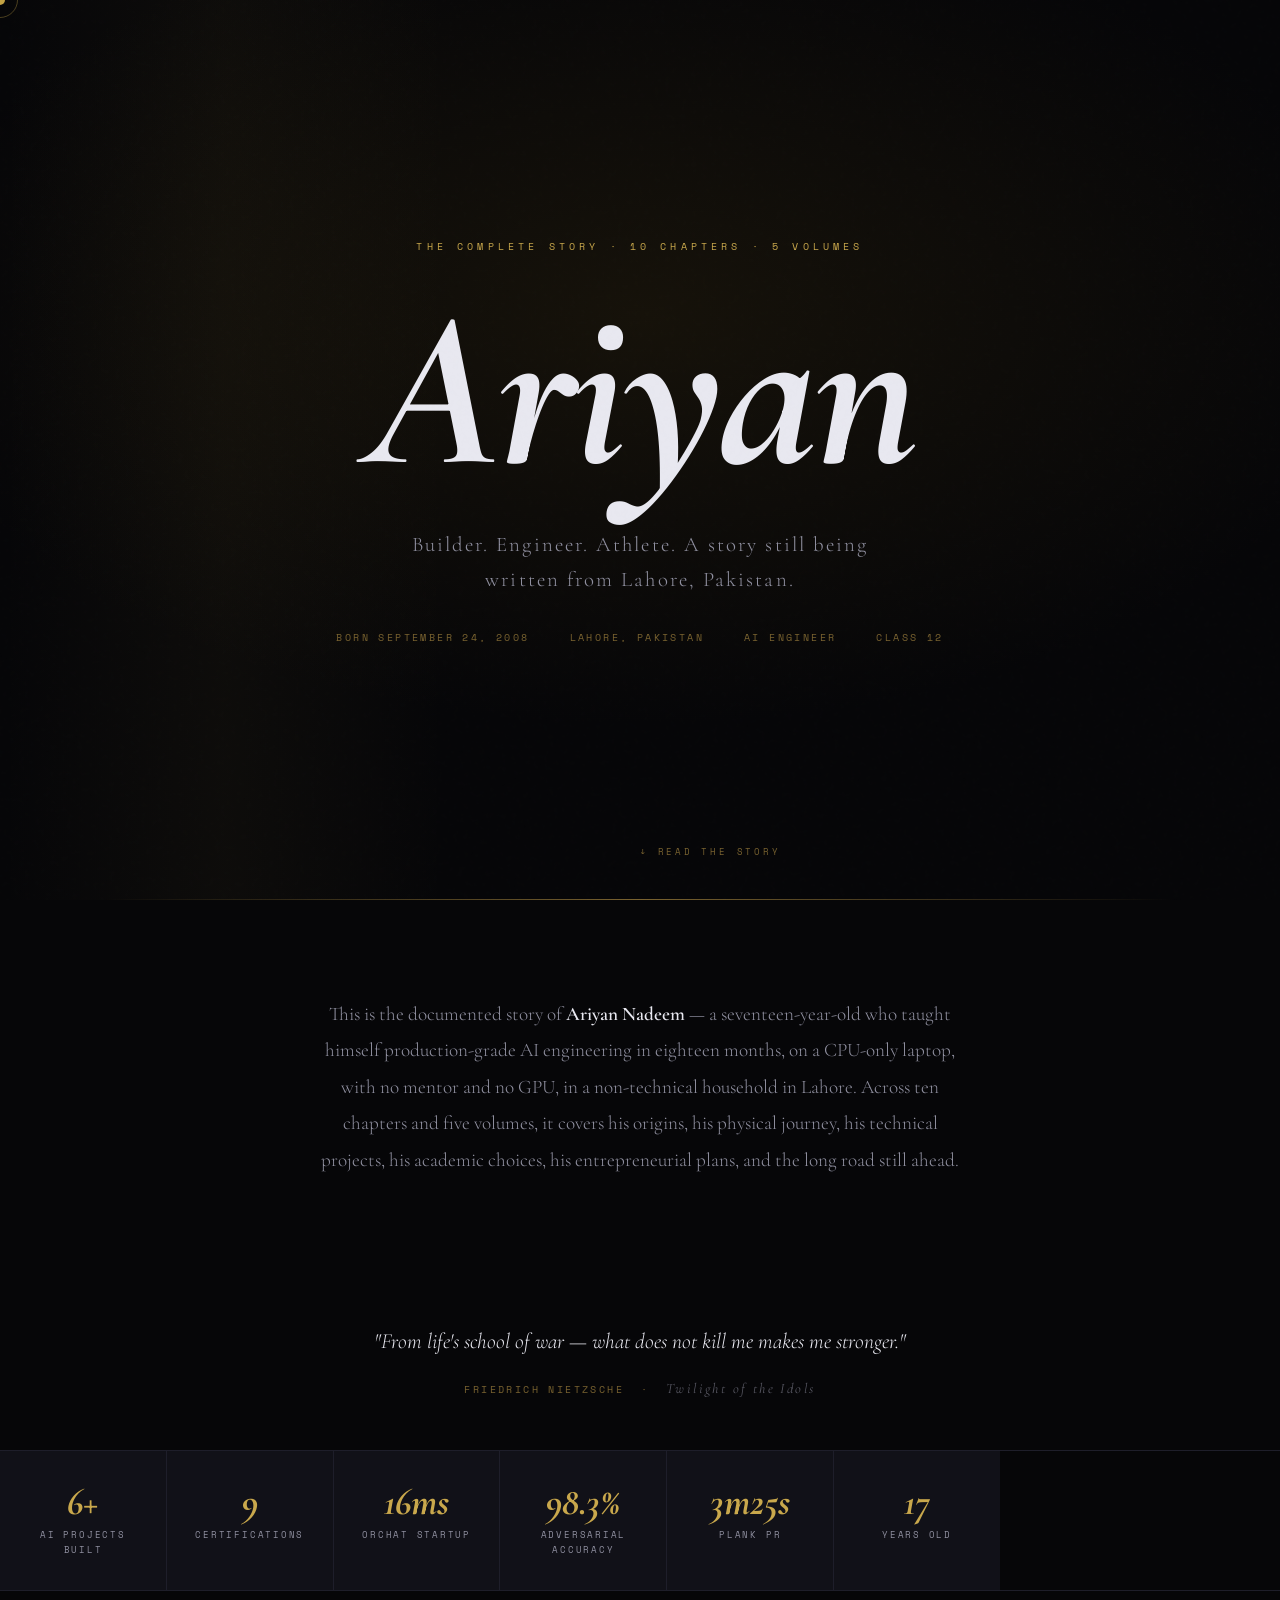
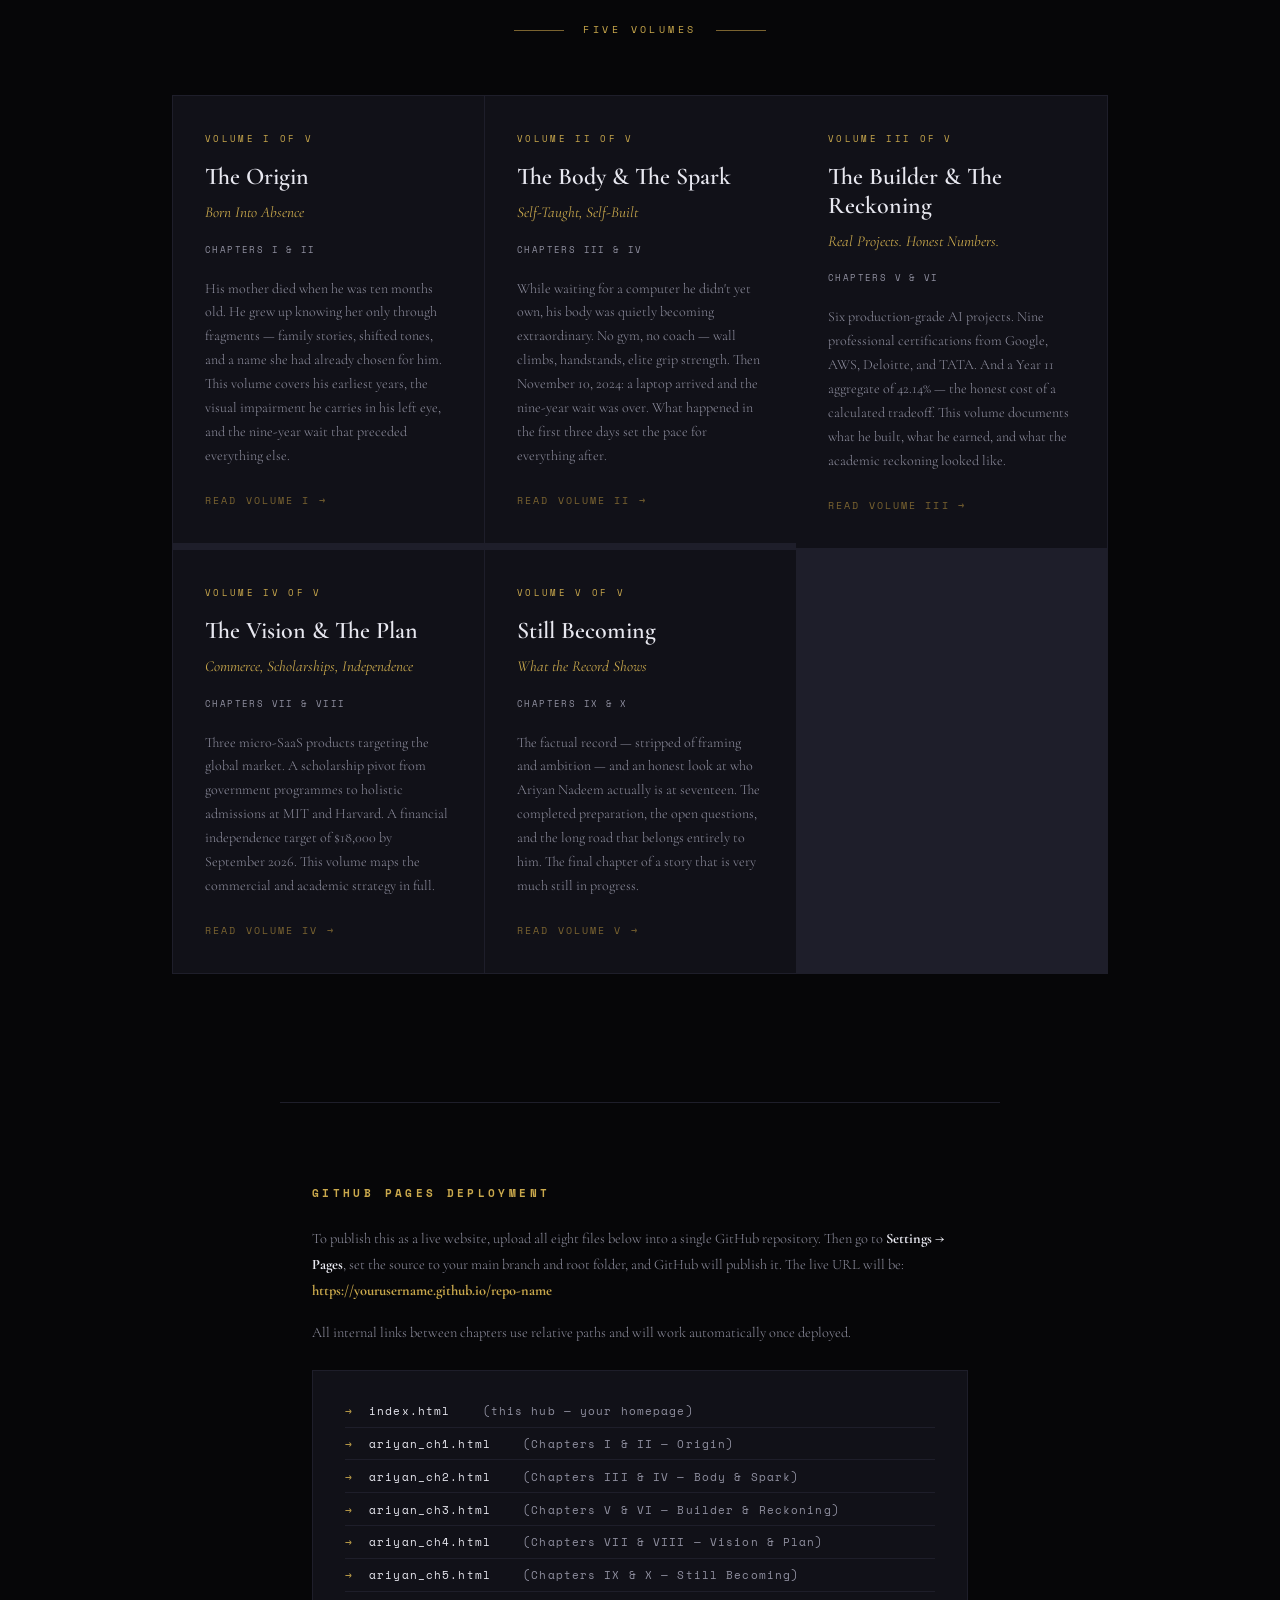
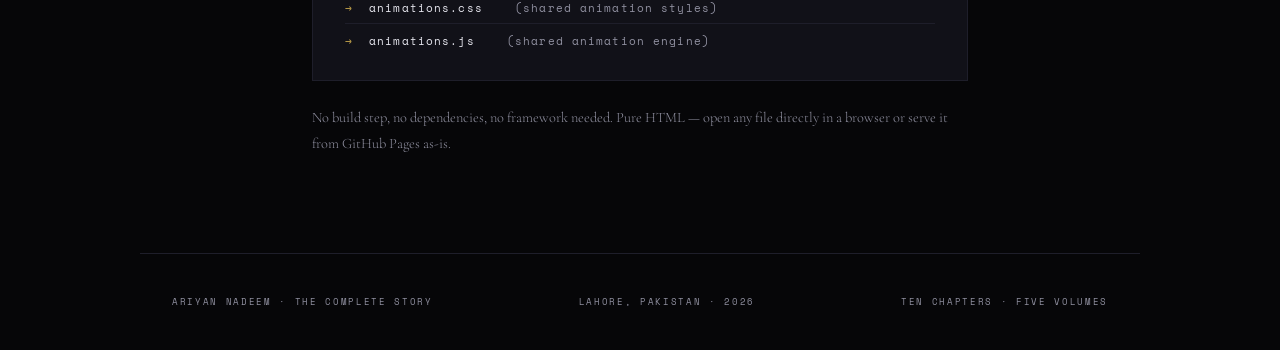
<file: index.html>
<!DOCTYPE html>
<html lang="en">
<head>
<meta charset="UTF-8">
<meta name="viewport" content="width=device-width, initial-scale=1.0">
<title>Ariyan Nadeem — The Complete Story</title>
<meta name="description" content="The complete story of Ariyan Nadeem — builder, engineer, and athlete. Ten chapters across five volumes.">
<link href="https://fonts.googleapis.com/css2?family=Cormorant+Garamond:ital,wght@0,300;0,400;0,600;0,700;1,300;1,400&family=Space+Mono:ital,wght@0,400;0,700;1,400&display=swap" rel="stylesheet">
<link rel="stylesheet" href="animations.css">
<style>
  :root {
    --black:    #060608;
    --panel:    #111118;
    --border:   #1e1e2a;
    --gold:     #c9a84c;
    --gold-dim: #7a6330;
    --ash:      #9090a0;
    --white:    #e8e8f0;
  }
  * { margin: 0; padding: 0; box-sizing: border-box; }
  html { scroll-behavior: smooth; }
  body {
    background: var(--black);
    color: var(--white);
    font-family: 'Cormorant Garamond', serif;
    line-height: 1.7;
    overflow-x: hidden;
    min-height: 100vh;
  }
  body::before {
    content: '';
    position: fixed; inset: 0;
    background-image: url("data:image/svg+xml,%3Csvg viewBox='0 0 200 200' xmlns='http://www.w3.org/2000/svg'%3E%3Cfilter id='n'%3E%3CfeTurbulence type='fractalNoise' baseFrequency='0.85' numOctaves='4' stitchTiles='stitch'/%3E%3C/filter%3E%3Crect width='100%25' height='100%25' filter='url(%23n)' opacity='0.03'/%3E%3C/svg%3E");
    pointer-events: none; z-index: 9999; opacity: 0.35;
  }

  /* HERO */
  .hero {
    min-height: 100vh;
    display: flex; flex-direction: column;
    justify-content: center; align-items: center; text-align: center;
    padding: 4rem 2rem 5rem; position: relative;
    background: radial-gradient(ellipse 90% 70% at 50% 35%, #16120a 0%, transparent 65%), var(--black);
  }
  .hero::after {
    content: ''; position: absolute; bottom: 0; left: 8%; right: 8%;
    height: 1px; background: linear-gradient(90deg, transparent, var(--gold-dim), transparent);
  }
  .hero-eyebrow {
    font-family: 'Space Mono', monospace; font-size: 0.65rem;
    letter-spacing: 0.4em; color: var(--gold); text-transform: uppercase;
    margin-bottom: 2.5rem; opacity: 0; animation: rise 0.9s ease 0.2s both;
  }
  .hero-name {
    font-size: clamp(5rem, 18vw, 14rem); font-weight: 700; font-style: italic;
    line-height: 0.85; letter-spacing: -0.02em; color: var(--white);
    opacity: 0; animation: rise 1.1s ease 0.4s both;
  }
  .hero-tagline {
    margin-top: 2.5rem; font-size: clamp(1rem, 2.5vw, 1.3rem);
    font-weight: 300; color: var(--ash); letter-spacing: 0.1em; max-width: 520px;
    opacity: 0; animation: rise 0.9s ease 0.8s both;
  }
  .hero-meta {
    margin-top: 2rem; display: flex; gap: 2.5rem; justify-content: center; flex-wrap: wrap;
    opacity: 0; animation: rise 0.9s ease 1s both;
  }
  .hero-meta span {
    font-family: 'Space Mono', monospace; font-size: 0.6rem;
    letter-spacing: 0.25em; color: var(--gold-dim); text-transform: uppercase;
  }
  .scroll-hint {
    position: absolute; bottom: 2.5rem; left: 50%; transform: translateX(-50%);
    font-family: 'Space Mono', monospace; font-size: 0.58rem;
    letter-spacing: 0.3em; color: var(--gold-dim); text-transform: uppercase;
    opacity: 0; animation: rise 0.9s ease 1.4s both;
  }
  @keyframes rise {
    from { opacity: 0; transform: translateY(18px); }
    to   { opacity: 1; transform: translateY(0); }
  }

  /* INTRO */
  .intro-strip { max-width: 720px; margin: 0 auto; padding: 6rem 2rem 4rem; text-align: center; }
  .intro-strip p { font-size: 1.2rem; font-weight: 300; color: var(--ash); line-height: 1.9; }
  .intro-strip strong { color: var(--white); font-weight: 600; }

  /* VOLUMES */
  .volumes-section { max-width: 1000px; margin: 0 auto; padding: 2rem 2rem 8rem; }
  .section-label {
    font-family: 'Space Mono', monospace; font-size: 0.62rem; letter-spacing: 0.35em;
    color: var(--gold); text-transform: uppercase; text-align: center;
    margin-bottom: 3.5rem; display: flex; align-items: center; justify-content: center; gap: 1.2rem;
  }
  .section-label::before, .section-label::after {
    content: ''; display: block; width: 50px; height: 1px; background: var(--gold-dim);
  }
  .volumes-grid {
    display: grid; grid-template-columns: repeat(auto-fill, minmax(300px, 1fr));
    gap: 1px; background: var(--border); border: 1px solid var(--border);
  }
  .volume-card {
    background: var(--panel); padding: 2.2rem 2rem; text-decoration: none;
    display: block; position: relative; overflow: hidden;
    transition: background 0.3s ease, box-shadow 0.4s ease !important;
  }
  .volume-card::before {
    content: ''; position: absolute; top: 0; left: 0; right: 0; height: 2px;
    background: linear-gradient(90deg, var(--gold-dim), var(--gold), var(--gold-dim));
    transform: scaleX(0); transform-origin: left; transition: transform 0.4s ease;
  }
  .volume-card:hover { background: rgba(20,20,32,0.9); }
  .volume-card:hover::before { transform: scaleX(1); }
  .vol-number {
    font-family: 'Space Mono', monospace; font-size: 0.58rem; letter-spacing: 0.25em;
    color: var(--gold); text-transform: uppercase; display: block; margin-bottom: 1rem;
  }
  .vol-title { font-size: 1.5rem; font-weight: 600; color: var(--white); line-height: 1.2; margin-bottom: 0.5rem; }
  .vol-subtitle { font-size: 0.95rem; font-style: italic; color: var(--gold); margin-bottom: 1rem; display: block; }
  .vol-chapters {
    font-family: 'Space Mono', monospace; font-size: 0.58rem; letter-spacing: 0.15em;
    color: var(--ash); text-transform: uppercase; margin-bottom: 1.2rem; display: block;
  }
  .vol-description { font-size: 0.88rem; font-weight: 300; color: var(--ash); line-height: 1.7; margin-bottom: 1.5rem; }
  .vol-cta {
    font-family: 'Space Mono', monospace; font-size: 0.6rem; letter-spacing: 0.22em;
    color: var(--gold-dim); text-transform: uppercase; display: flex; align-items: center;
    gap: 0.6rem; transition: color 0.2s, gap 0.2s;
  }
  .volume-card:hover .vol-cta { color: var(--gold); gap: 0.9rem; }

  /* FACTS BENTO */
  .facts-bar { border-top: 1px solid var(--border); border-bottom: 1px solid var(--border); }
  .facts-inner {
    max-width: 1000px; margin: 0 auto;
    display: grid; grid-template-columns: repeat(auto-fit, minmax(140px, 1fr));
    gap: 1px; background: var(--border);
  }
  .fact-cell { background: var(--panel); padding: 2rem 1.5rem; text-align: center; position: relative; overflow: hidden; transition: background 0.2s; }
  .fact-cell:hover { background: #16161f; }
  .fact-cell::after {
    content: ''; position: absolute; bottom: 0; left: 0; right: 0; height: 1px;
    background: linear-gradient(90deg, transparent, rgba(201,168,76,0.25), transparent);
    transform: scaleX(0); transition: transform 0.4s ease;
  }
  .fact-cell:hover::after { transform: scaleX(1); }
  .fact-num { display: block; font-size: 2.4rem; font-weight: 700; font-style: italic; color: var(--gold); line-height: 1; margin-bottom: 0.4rem; }
  .fact-label { font-family: 'Space Mono', monospace; font-size: 0.55rem; letter-spacing: 0.2em; color: var(--ash); text-transform: uppercase; display: block; }

  /* DEPLOY NOTE */
  .deploy-note { max-width: 720px; margin: 0 auto; padding: 5rem 2rem; border-top: 1px solid var(--border); }
  .deploy-note h2 {
    font-family: 'Space Mono', monospace; font-size: 0.7rem; letter-spacing: 0.3em;
    color: var(--gold); text-transform: uppercase; margin-bottom: 1.5rem;
  }
  .deploy-note p { font-size: 0.9rem; font-weight: 300; color: var(--ash); margin-bottom: 1rem; line-height: 1.8; }
  .file-list { background: var(--panel); border: 1px solid var(--border); padding: 1.5rem 2rem; margin: 1.5rem 0; list-style: none; }
  .file-list li {
    font-family: 'Space Mono', monospace; font-size: 0.7rem; letter-spacing: 0.1em;
    color: var(--white); padding: 0.4rem 0; border-bottom: 1px solid var(--border);
    display: flex; align-items: center; gap: 1rem;
  }
  .file-list li:last-child { border-bottom: none; }
  .file-list li::before { content: '→'; color: var(--gold); font-size: 0.7rem; }

  /* FOOTER */
  footer {
    max-width: 1000px; margin: 0 auto; padding: 2.5rem 2rem; border-top: 1px solid var(--border);
    display: flex; justify-content: space-between; align-items: center; flex-wrap: wrap; gap: 1rem;
  }
  footer span { font-family: 'Space Mono', monospace; font-size: 0.58rem; letter-spacing: 0.18em; color: var(--ash); text-transform: uppercase; }

  /* QUOTE STRIP */
  .opening-quote {
    max-width: 720px; margin: 0 auto; padding: 5rem 2rem 3rem; text-align: center;
  }
  .opening-quote .q-text {
    font-size: 1.35rem; font-style: italic; font-weight: 300; color: var(--white);
    line-height: 1.8; margin-bottom: 1rem;
  }
  .opening-quote .q-attr {
    font-family: 'Space Mono', monospace; font-size: 0.6rem; letter-spacing: 0.25em;
    color: var(--gold-dim); text-transform: uppercase;
  }
</style>
</head>
<body>

<div class="progress-bar"></div>
<div class="custom-cursor"></div>
<div class="cursor-ring"></div>

<!-- HERO -->
<header class="hero">
  <div class="hero-shimmer"></div>
  <p class="hero-eyebrow">The Complete Story · 10 Chapters · 5 Volumes</p>
  <h1 class="hero-name parallax-title">Ariyan</h1>
  <p class="hero-tagline">Builder. Engineer. Athlete. A story still being written from Lahore, Pakistan.</p>
  <div class="hero-meta">
    <span>Born September 24, 2008</span>
    <span>Lahore, Pakistan</span>
    <span>AI Engineer</span>
    <span>Class 12</span>
  </div>
  <p class="scroll-hint">↓ Read the story</p>
</header>

<!-- INTRO -->
<section class="intro-strip sr">
  <p>
    This is the documented story of <strong>Ariyan Nadeem</strong> — a seventeen-year-old who
    taught himself production-grade AI engineering in eighteen months, on a CPU-only laptop,
    with no mentor and no GPU, in a non-technical household in Lahore. Across ten chapters
    and five volumes, it covers his origins, his physical journey, his technical projects,
    his academic choices, his entrepreneurial plans, and the long road still ahead.
  </p>
</section>

<!-- OPENING QUOTE -->
<div class="opening-quote sr sr-d1">
  <p class="q-text">"From life's school of war — what does not kill me makes me stronger."</p>
  <p class="q-attr">Friedrich Nietzsche &nbsp;·&nbsp; <em style="text-transform:none;font-family:'Cormorant Garamond',serif;font-size:0.9rem;color:rgba(144,144,160,0.6)">Twilight of the Idols</em></p>
</div>

<!-- FACTS BENTO -->
<div class="facts-bar sr sr-scale">
  <div class="facts-inner bento bento-auto" style="border:none;margin:0;">
    <div class="fact-cell bento-cell">
      <span class="fact-num">6+</span>
      <span class="fact-label">AI Projects Built</span>
    </div>
    <div class="fact-cell bento-cell">
      <span class="fact-num">9</span>
      <span class="fact-label">Certifications</span>
    </div>
    <div class="fact-cell bento-cell">
      <span class="fact-num">16ms</span>
      <span class="fact-label">ORCHAT Startup</span>
    </div>
    <div class="fact-cell bento-cell">
      <span class="fact-num">98.3%</span>
      <span class="fact-label">Adversarial Accuracy</span>
    </div>
    <div class="fact-cell bento-cell">
      <span class="fact-num">3m25s</span>
      <span class="fact-label">Plank PR</span>
    </div>
    <div class="fact-cell bento-cell">
      <span class="fact-num">17</span>
      <span class="fact-label">Years Old</span>
    </div>
  </div>
</div>

<!-- VOLUMES -->
<section class="volumes-section">
  <p class="section-label sr">Five Volumes</p>
  <div class="volumes-grid">

    <div class="tilt-wrap sr sr-d1">
      <a class="volume-card tilt-card" href="ariyan_ch1.html">
        <div class="tilt-shine"></div>
        <span class="vol-number">Volume I of V</span>
        <h2 class="vol-title">The Origin</h2>
        <span class="vol-subtitle">Born Into Absence</span>
        <span class="vol-chapters">Chapters I &amp; II</span>
        <p class="vol-description">His mother died when he was ten months old. He grew up knowing her only through fragments — family stories, shifted tones, and a name she had already chosen for him. This volume covers his earliest years, the visual impairment he carries in his left eye, and the nine-year wait that preceded everything else.</p>
        <span class="vol-cta">Read Volume I →</span>
      </a>
    </div>

    <div class="tilt-wrap sr sr-d2">
      <a class="volume-card tilt-card" href="ariyan_ch2.html">
        <div class="tilt-shine"></div>
        <span class="vol-number">Volume II of V</span>
        <h2 class="vol-title">The Body &amp; The Spark</h2>
        <span class="vol-subtitle">Self-Taught, Self-Built</span>
        <span class="vol-chapters">Chapters III &amp; IV</span>
        <p class="vol-description">While waiting for a computer he didn't yet own, his body was quietly becoming extraordinary. No gym, no coach — wall climbs, handstands, elite grip strength. Then November 10, 2024: a laptop arrived and the nine-year wait was over. What happened in the first three days set the pace for everything after.</p>
        <span class="vol-cta">Read Volume II →</span>
      </a>
    </div>

    <div class="tilt-wrap sr sr-d3">
      <a class="volume-card tilt-card" href="ariyan_ch3.html">
        <div class="tilt-shine"></div>
        <span class="vol-number">Volume III of V</span>
        <h2 class="vol-title">The Builder &amp; The Reckoning</h2>
        <span class="vol-subtitle">Real Projects. Honest Numbers.</span>
        <span class="vol-chapters">Chapters V &amp; VI</span>
        <p class="vol-description">Six production-grade AI projects. Nine professional certifications from Google, AWS, Deloitte, and TATA. And a Year 11 aggregate of 42.14% — the honest cost of a calculated tradeoff. This volume documents what he built, what he earned, and what the academic reckoning looked like.</p>
        <span class="vol-cta">Read Volume III →</span>
      </a>
    </div>

    <div class="tilt-wrap sr sr-d4">
      <a class="volume-card tilt-card" href="ariyan_ch4.html">
        <div class="tilt-shine"></div>
        <span class="vol-number">Volume IV of V</span>
        <h2 class="vol-title">The Vision &amp; The Plan</h2>
        <span class="vol-subtitle">Commerce, Scholarships, Independence</span>
        <span class="vol-chapters">Chapters VII &amp; VIII</span>
        <p class="vol-description">Three micro-SaaS products targeting the global market. A scholarship pivot from government programmes to holistic admissions at MIT and Harvard. A financial independence target of $18,000 by September 2026. This volume maps the commercial and academic strategy in full.</p>
        <span class="vol-cta">Read Volume IV →</span>
      </a>
    </div>

    <div class="tilt-wrap sr sr-d5">
      <a class="volume-card tilt-card" href="ariyan_ch5.html">
        <div class="tilt-shine"></div>
        <span class="vol-number">Volume V of V</span>
        <h2 class="vol-title">Still Becoming</h2>
        <span class="vol-subtitle">What the Record Shows</span>
        <span class="vol-chapters">Chapters IX &amp; X</span>
        <p class="vol-description">The factual record — stripped of framing and ambition — and an honest look at who Ariyan Nadeem actually is at seventeen. The completed preparation, the open questions, and the long road that belongs entirely to him. The final chapter of a story that is very much still in progress.</p>
        <span class="vol-cta">Read Volume V →</span>
      </a>
    </div>

  </div>
</section>

<!-- DEPLOY NOTE -->
<section class="deploy-note sr">
  <h2>GitHub Pages Deployment</h2>
  <p>To publish this as a live website, upload all eight files below into a single GitHub repository. Then go to <strong style="color:var(--white)">Settings → Pages</strong>, set the source to your main branch and root folder, and GitHub will publish it. The live URL will be: <strong style="color:var(--gold)">https://yourusername.github.io/repo-name</strong></p>
  <p>All internal links between chapters use relative paths and will work automatically once deployed.</p>
  <ul class="file-list">
    <li>index.html &nbsp;<span style="color:var(--ash)">(this hub — your homepage)</span></li>
    <li>ariyan_ch1.html &nbsp;<span style="color:var(--ash)">(Chapters I &amp; II — Origin)</span></li>
    <li>ariyan_ch2.html &nbsp;<span style="color:var(--ash)">(Chapters III &amp; IV — Body &amp; Spark)</span></li>
    <li>ariyan_ch3.html &nbsp;<span style="color:var(--ash)">(Chapters V &amp; VI — Builder &amp; Reckoning)</span></li>
    <li>ariyan_ch4.html &nbsp;<span style="color:var(--ash)">(Chapters VII &amp; VIII — Vision &amp; Plan)</span></li>
    <li>ariyan_ch5.html &nbsp;<span style="color:var(--ash)">(Chapters IX &amp; X — Still Becoming)</span></li>
    <li>animations.css &nbsp;<span style="color:var(--ash)">(shared animation styles)</span></li>
    <li>animations.js &nbsp;<span style="color:var(--ash)">(shared animation engine)</span></li>
  </ul>
  <p>No build step, no dependencies, no framework needed. Pure HTML — open any file directly in a browser or serve it from GitHub Pages as-is.</p>
</section>

<!-- FOOTER -->
<footer class="sr">
  <span>Ariyan Nadeem · The Complete Story</span>
  <span>Lahore, Pakistan · 2026</span>
  <span>Ten Chapters · Five Volumes</span>
</footer>

<script defer src="animations.js"></script>
</body>
</html>
</file>
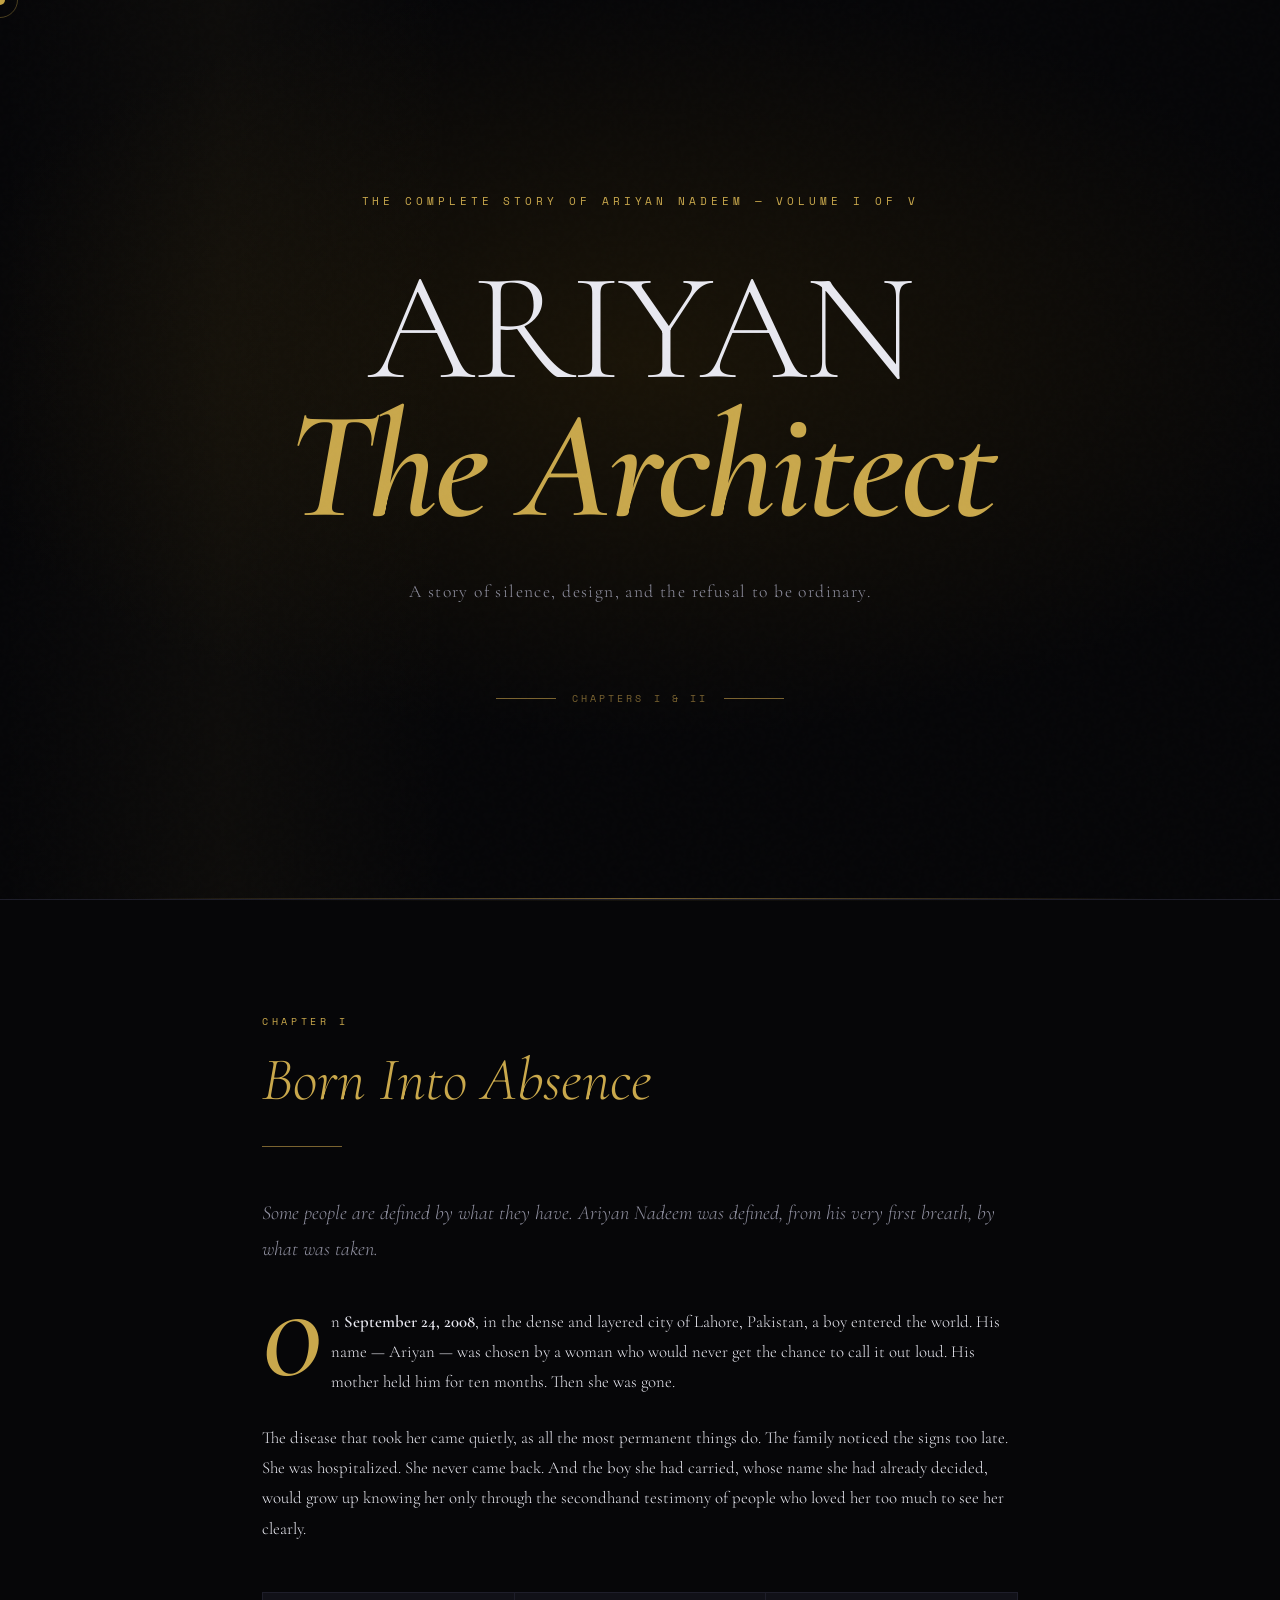
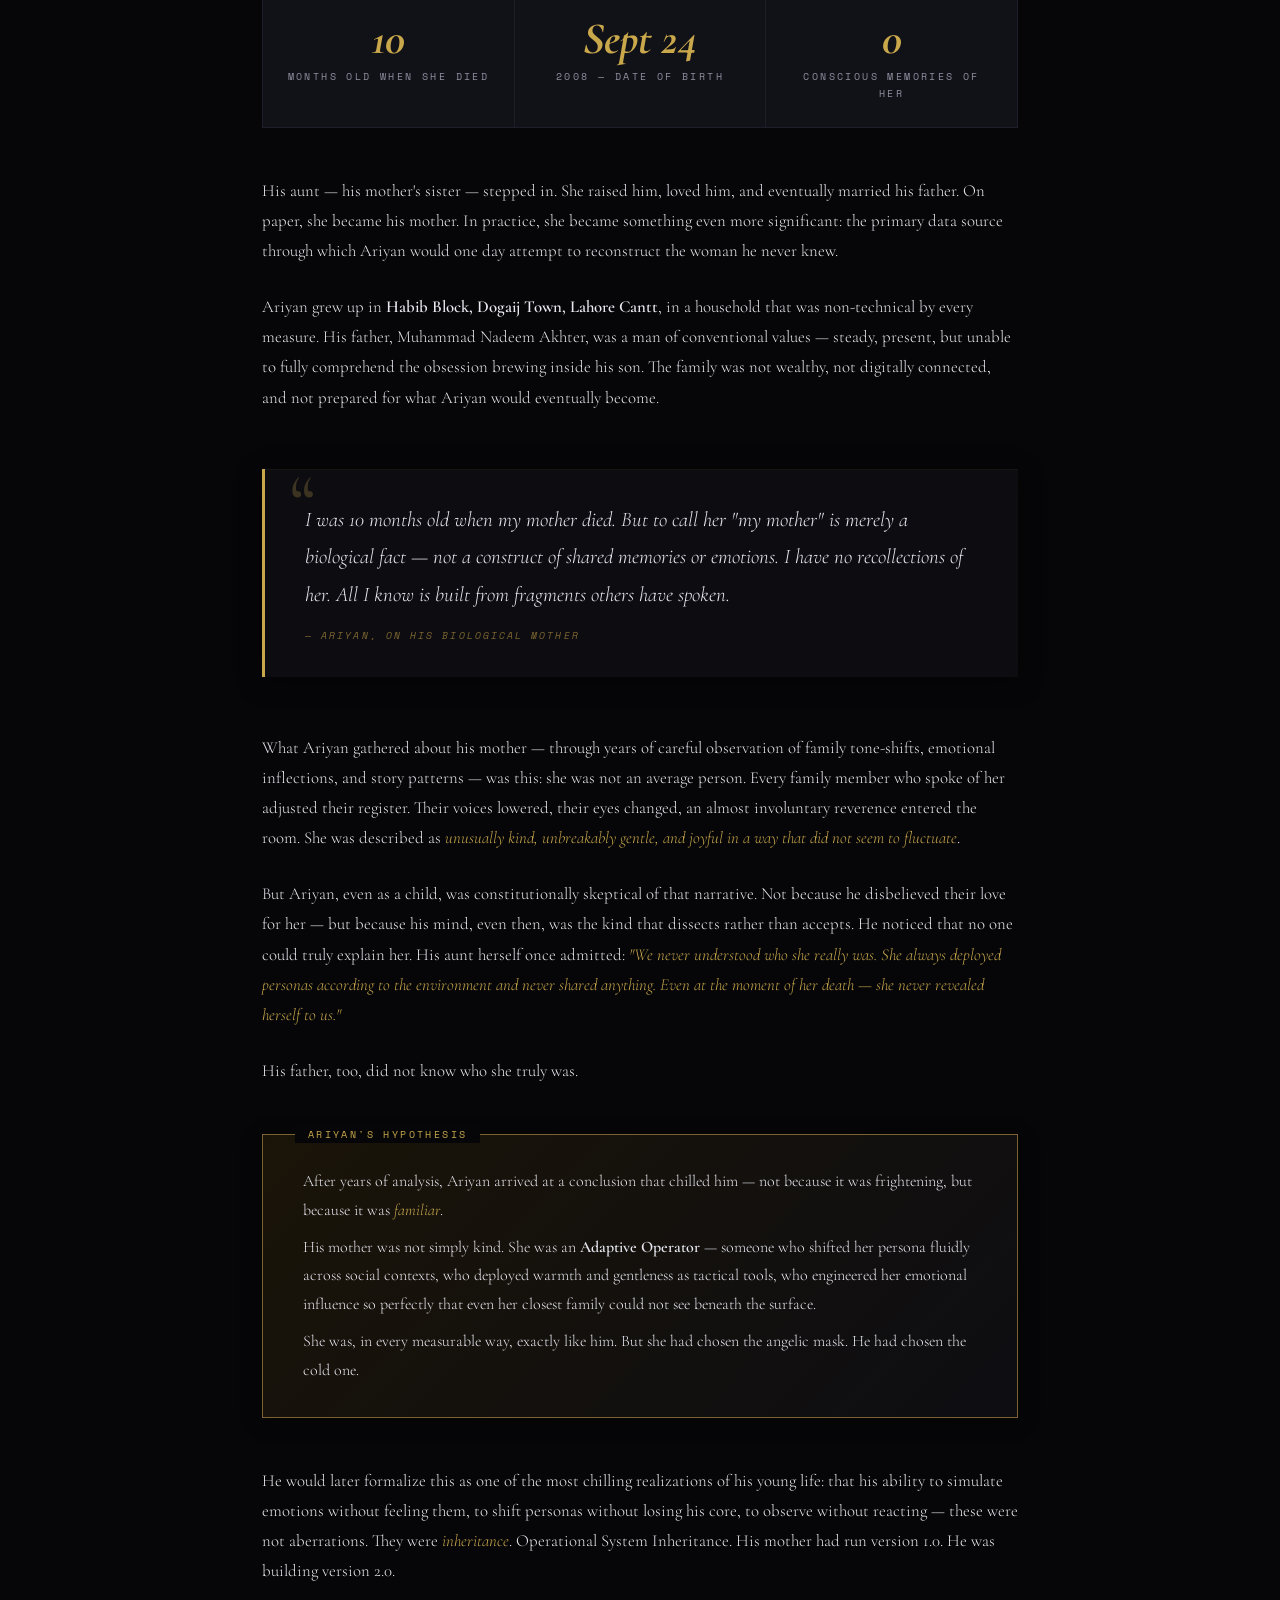
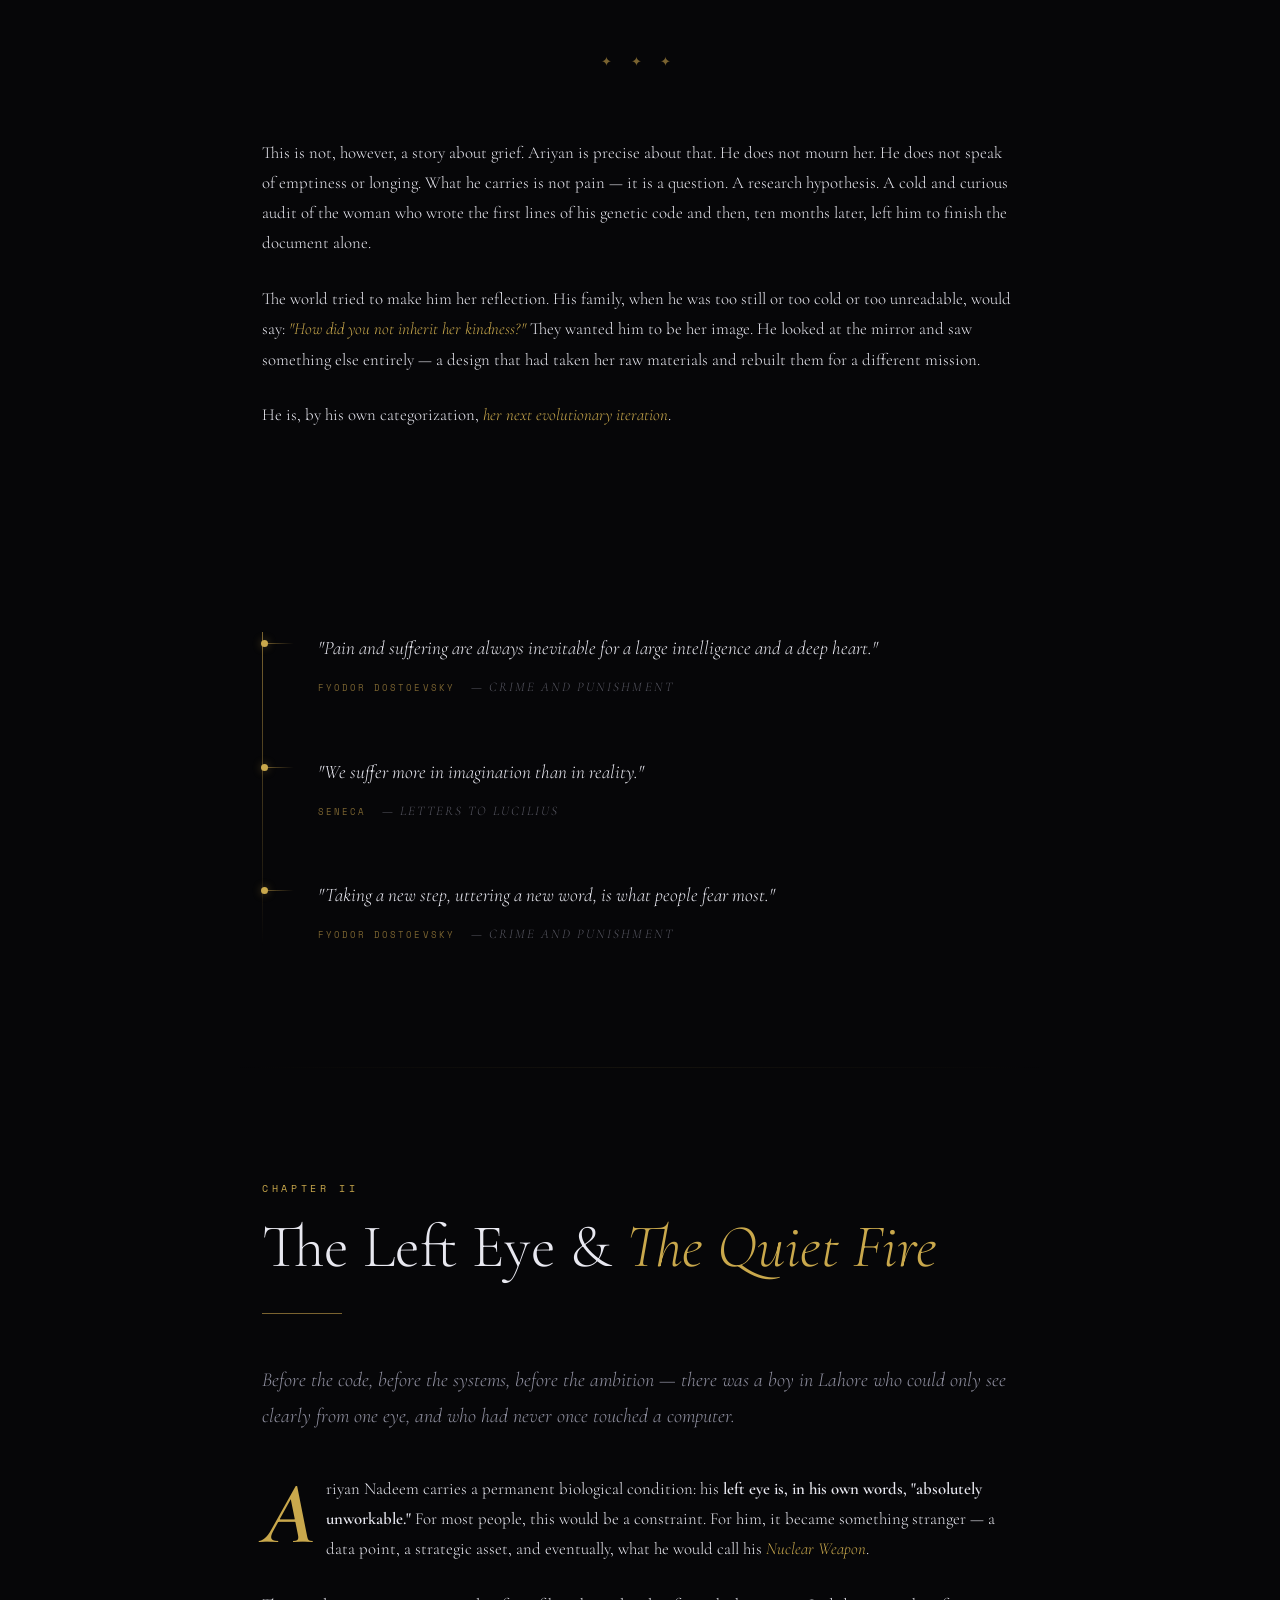
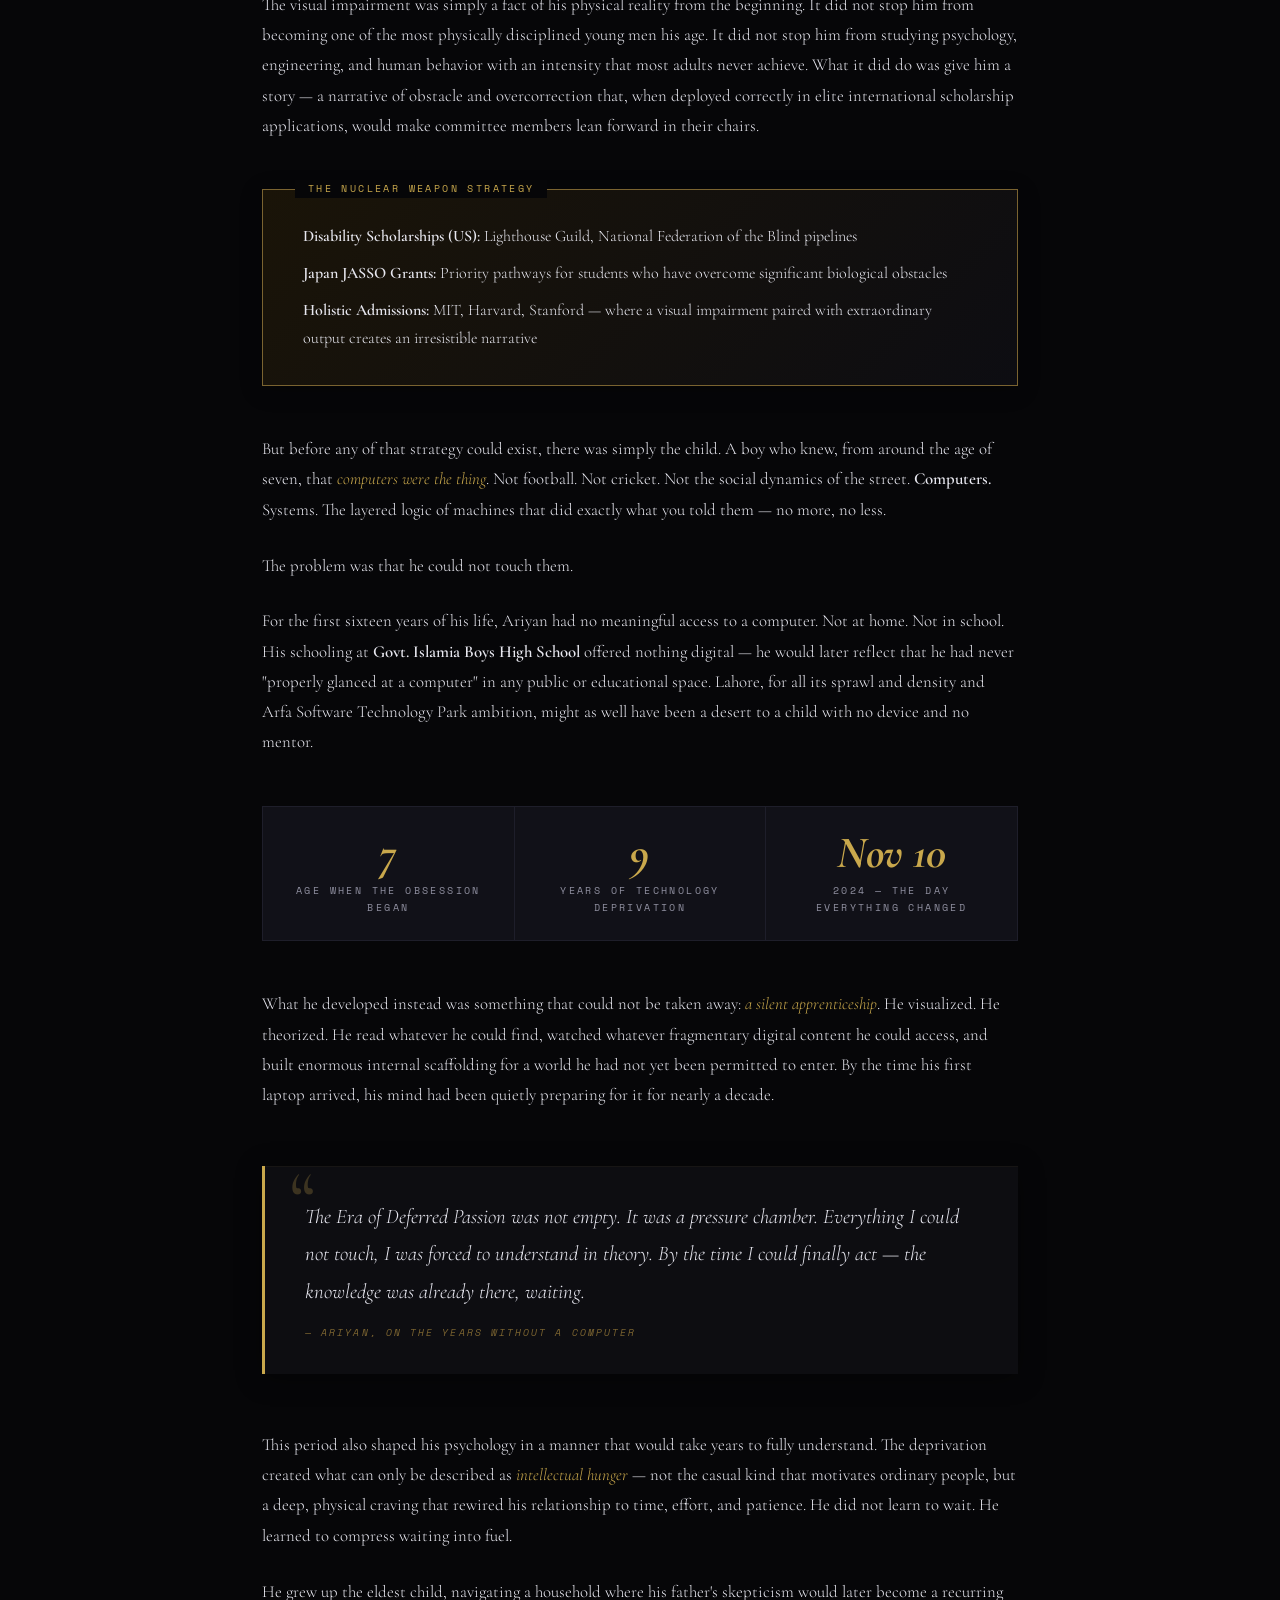
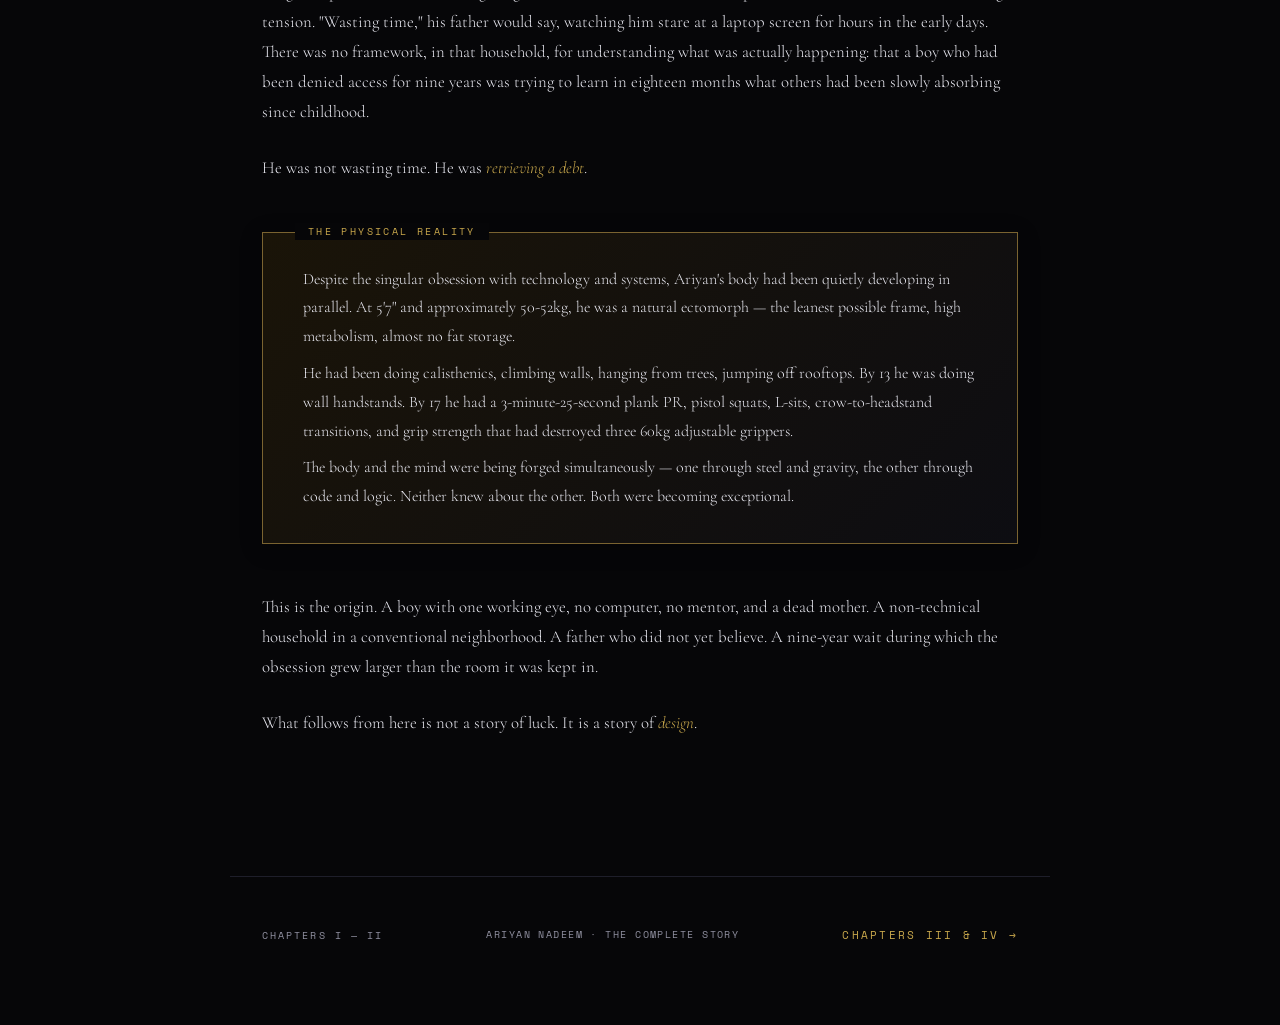
<file: ariyan_ch1.html>
<!DOCTYPE html>
<html lang="en">
<head>
<meta charset="UTF-8">
<meta name="viewport" content="width=device-width, initial-scale=1.0">
<title>Ariyan — Chapter I & II: The Origin</title>
<link rel="stylesheet" href="animations.css">
<link href="https://fonts.googleapis.com/css2?family=Cormorant+Garamond:ital,wght@0,300;0,400;0,600;0,700;1,300;1,400&family=Space+Mono:ital,wght@0,400;0,700;1,400&display=swap" rel="stylesheet">
<style>
  :root {
    --black: #060608;
    --deep: #0d0d12;
    --panel: #111118;
    --border: #1e1e2a;
    --gold: #c9a84c;
    --gold-dim: #7a6330;
    --ash: #9090a0;
    --white: #e8e8f0;
    --accent: #c9a84c;
  }

  * { margin: 0; padding: 0; box-sizing: border-box; }

  html { scroll-behavior: smooth; }

  body {
    background: var(--black);
    color: var(--white);
    font-family: 'Cormorant Garamond', serif;
    font-size: 18px;
    line-height: 1.8;
    overflow-x: hidden;
  }

  /* ── NOISE OVERLAY ── */
  body::before {
    content: '';
    position: fixed;
    inset: 0;
    background-image: url("data:image/svg+xml,%3Csvg viewBox='0 0 200 200' xmlns='http://www.w3.org/2000/svg'%3E%3Cfilter id='noise'%3E%3CfeTurbulence type='fractalNoise' baseFrequency='0.85' numOctaves='4' stitchTiles='stitch'/%3E%3C/filter%3E%3Crect width='100%25' height='100%25' filter='url(%23noise)' opacity='0.03'/%3E%3C/svg%3E");
    pointer-events: none;
    z-index: 9999;
    opacity: 0.4;
  }

  /* ── HEADER ── */
  .masthead {
    min-height: 100vh;
    display: flex;
    flex-direction: column;
    justify-content: center;
    align-items: center;
    text-align: center;
    position: relative;
    padding: 4rem 2rem;
    background: radial-gradient(ellipse 80% 60% at 50% 40%, #1a1408 0%, var(--black) 70%);
    border-bottom: 1px solid var(--border);
  }

  .masthead::after {
    content: '';
    position: absolute;
    bottom: 0;
    left: 10%;
    right: 10%;
    height: 1px;
    background: linear-gradient(90deg, transparent, var(--gold-dim), transparent);
  }

  .series-label {
    font-family: 'Space Mono', monospace;
    font-size: 0.7rem;
    letter-spacing: 0.35em;
    color: var(--gold);
    text-transform: uppercase;
    margin-bottom: 3rem;
    opacity: 0;
    animation: fadeUp 1s ease 0.3s forwards;
  }

  .main-title {
    font-size: clamp(4rem, 12vw, 10rem);
    font-weight: 300;
    letter-spacing: -0.02em;
    line-height: 0.9;
    color: var(--white);
    opacity: 0;
    animation: fadeUp 1.2s ease 0.5s forwards;
  }

  .main-title span {
    display: block;
    color: var(--gold);
    font-style: italic;
    font-weight: 600;
  }

  .subtitle {
    margin-top: 2.5rem;
    font-size: 1.1rem;
    font-weight: 300;
    color: var(--ash);
    letter-spacing: 0.08em;
    max-width: 500px;
    opacity: 0;
    animation: fadeUp 1s ease 0.9s forwards;
  }

  .chapter-badge {
    margin-top: 3.5rem;
    display: inline-flex;
    align-items: center;
    gap: 1rem;
    opacity: 0;
    animation: fadeUp 1s ease 1.1s forwards;
  }

  .chapter-badge::before,
  .chapter-badge::after {
    content: '';
    display: block;
    width: 60px;
    height: 1px;
    background: var(--gold-dim);
  }

  .chapter-badge span {
    font-family: 'Space Mono', monospace;
    font-size: 0.65rem;
    letter-spacing: 0.3em;
    color: var(--gold-dim);
    text-transform: uppercase;
  }

  @keyframes fadeUp {
    from { opacity: 0; transform: translateY(20px); }
    to   { opacity: 1; transform: translateY(0); }
  }

  /* ── CHAPTER BLOCK ── */
  .chapter {
    max-width: 820px;
    margin: 0 auto;
    padding: 7rem 2rem;
    position: relative;
  }

  .chapter + .chapter {
    border-top: 1px solid var(--border);
  }

  .chapter-number {
    font-family: 'Space Mono', monospace;
    font-size: 0.65rem;
    letter-spacing: 0.35em;
    color: var(--gold);
    text-transform: uppercase;
    margin-bottom: 1rem;
    display: block;
  }

  .chapter-title {
    font-size: clamp(2.2rem, 5vw, 3.8rem);
    font-weight: 300;
    line-height: 1.1;
    margin-bottom: 0.5rem;
    color: var(--white);
  }

  .chapter-title em {
    font-style: italic;
    color: var(--gold);
  }

  .divider {
    width: 80px;
    height: 1px;
    background: var(--gold-dim);
    margin: 2rem 0 3rem;
  }

  .drop-cap::first-letter {
    float: left;
    font-size: 5.5rem;
    font-weight: 700;
    line-height: 0.75;
    margin-right: 0.12em;
    margin-top: 0.08em;
    color: var(--gold);
    font-style: italic;
  }

  p {
    margin-bottom: 1.6rem;
    color: var(--white);
    font-size: 1.05rem;
    font-weight: 300;
  }

  p.lead {
    font-size: 1.25rem;
    color: var(--ash);
    font-style: italic;
    font-weight: 300;
    margin-bottom: 2.5rem;
  }

  /* ── PULL QUOTE ── */
  blockquote {
    margin: 3.5rem 0;
    padding: 2rem 2.5rem;
    border-left: 3px solid var(--gold);
    background: var(--panel);
    position: relative;
  }

  blockquote::before {
    content: '\201C';
    position: absolute;
    top: -0.4rem;
    left: 1.5rem;
    font-size: 5rem;
    color: var(--gold);
    opacity: 0.25;
    line-height: 1;
    font-family: 'Cormorant Garamond', serif;
  }

  blockquote p {
    font-size: 1.3rem;
    font-style: italic;
    color: var(--white);
    margin-bottom: 0.5rem;
  }

  blockquote cite {
    font-family: 'Space Mono', monospace;
    font-size: 0.65rem;
    letter-spacing: 0.2em;
    color: var(--gold-dim);
    text-transform: uppercase;
    display: block;
    margin-top: 0.8rem;
  }

  /* ── STAT CARDS ── */
  .stat-row {
    display: grid;
    grid-template-columns: repeat(auto-fit, minmax(160px, 1fr));
    gap: 1px;
    background: var(--border);
    margin: 3rem 0;
    border: 1px solid var(--border);
  }

  .stat-card {
    background: var(--panel);
    padding: 1.5rem;
    text-align: center;
  }

  .stat-num {
    display: block;
    font-size: 2.8rem;
    font-weight: 700;
    color: var(--gold);
    line-height: 1;
    margin-bottom: 0.4rem;
    font-style: italic;
  }

  .stat-label {
    font-family: 'Space Mono', monospace;
    font-size: 0.6rem;
    letter-spacing: 0.25em;
    color: var(--ash);
    text-transform: uppercase;
    display: block;
  }

  /* ── HIGHLIGHT BOX ── */
  .highlight-box {
    background: linear-gradient(135deg, #1a1408 0%, #0d0d12 100%);
    border: 1px solid var(--gold-dim);
    padding: 2rem 2.5rem;
    margin: 3rem 0;
    position: relative;
  }

  .highlight-box::before {
    content: attr(data-label);
    position: absolute;
    top: -0.6rem;
    left: 2rem;
    background: var(--black);
    padding: 0 0.8rem;
    font-family: 'Space Mono', monospace;
    font-size: 0.6rem;
    letter-spacing: 0.25em;
    color: var(--gold);
    text-transform: uppercase;
  }

  .highlight-box p {
    margin-bottom: 0.5rem;
    font-size: 1rem;
  }

  .highlight-box p:last-child { margin-bottom: 0; }

  /* ── SECTION BREAK ── */
  .section-break {
    text-align: center;
    margin: 4rem 0;
    color: var(--gold-dim);
    letter-spacing: 0.5em;
    font-size: 0.8rem;
  }

  /* ── FOOTER NAV ── */
  .page-nav {
    max-width: 820px;
    margin: 0 auto;
    padding: 3rem 2rem 5rem;
    display: flex;
    justify-content: space-between;
    align-items: center;
    border-top: 1px solid var(--border);
  }

  .page-nav a {
    font-family: 'Space Mono', monospace;
    font-size: 0.7rem;
    letter-spacing: 0.2em;
    color: var(--gold);
    text-decoration: none;
    text-transform: uppercase;
    transition: opacity 0.2s;
  }

  .page-nav a:hover { opacity: 0.7; }

  .page-nav .center {
    font-family: 'Space Mono', monospace;
    font-size: 0.6rem;
    color: var(--ash);
    letter-spacing: 0.15em;
  }

  em { font-style: italic; color: var(--gold); }
  strong { font-weight: 600; color: var(--white); }

  /* bento stat override */
  .stat-bento { display:grid; grid-template-columns:repeat(auto-fit,minmax(160px,1fr)); gap:1px; background:var(--border); margin:3rem 0; border:1px solid var(--border); }
  .stat-bento-cell { background:var(--panel); padding:1.5rem; text-align:center; position:relative; overflow:hidden; transition:background .2s; }
  .stat-bento-cell:hover { background:#16161f; }
  .stat-bento-cell::after { content:''; position:absolute; bottom:0; left:0; right:0; height:1px; background:linear-gradient(90deg,transparent,rgba(201,168,76,.25),transparent); transform:scaleX(0); transition:transform .4s ease; }
  .stat-bento-cell:hover::after { transform:scaleX(1); }

</style>
</head>
<body>
<div class="progress-bar"></div>
<div class="custom-cursor"></div>
<div class="cursor-ring"></div>

<!-- ══ MASTHEAD ══ -->
<header class="masthead">
  <div class="hero-shimmer"></div>
  <p class="series-label">The Complete Story of Ariyan Nadeem — Volume I of V</p>
  <h1 class="main-title parallax-title">
    ARIYAN
    <span>The Architect</span>
  </h1>
  <p class="subtitle">A story of silence, design, and the refusal to be ordinary.</p>
  <div class="chapter-badge">
    <span>Chapters I &amp; II</span>
  </div>
</header>

<!-- ══ CHAPTER I ══ -->
<article class="chapter sr">
  <span class="chapter-number">Chapter I</span>
  <h2 class="chapter-title"><em>Born Into Absence</em></h2>
  <div class="divider"></div>

  <p class="lead">Some people are defined by what they have. Ariyan Nadeem was defined, from his very first breath, by what was taken.</p>

  <p class="drop-cap">On <strong>September 24, 2008</strong>, in the dense and layered city of Lahore, Pakistan, a boy entered the world. His name — Ariyan — was chosen by a woman who would never get the chance to call it out loud. His mother held him for ten months. Then she was gone.</p>

  <p>The disease that took her came quietly, as all the most permanent things do. The family noticed the signs too late. She was hospitalized. She never came back. And the boy she had carried, whose name she had already decided, would grow up knowing her only through the secondhand testimony of people who loved her too much to see her clearly.</p>

  <div class="stat-bento bento">
    <div class="stat-bento-cell bento-cell">
      <span class="stat-num">10</span>
      <span class="stat-label">Months old when she died</span>
    </div>
    <div class="stat-bento-cell bento-cell">
      <span class="stat-num">Sept 24</span>
      <span class="stat-label">2008 — Date of birth</span>
    </div>
    <div class="stat-bento-cell bento-cell">
      <span class="stat-num">0</span>
      <span class="stat-label">Conscious memories of her</span>
    </div>
  </div>

  <p>His aunt — his mother's sister — stepped in. She raised him, loved him, and eventually married his father. On paper, she became his mother. In practice, she became something even more significant: the primary data source through which Ariyan would one day attempt to reconstruct the woman he never knew.</p>

  <p>Ariyan grew up in <strong>Habib Block, Dogaij Town, Lahore Cantt</strong>, in a household that was non-technical by every measure. His father, Muhammad Nadeem Akhter, was a man of conventional values — steady, present, but unable to fully comprehend the obsession brewing inside his son. The family was not wealthy, not digitally connected, and not prepared for what Ariyan would eventually become.</p>

  <blockquote class="sr sr-left">
    <p>I was 10 months old when my mother died. But to call her "my mother" is merely a biological fact — not a construct of shared memories or emotions. I have no recollections of her. All I know is built from fragments others have spoken.</p>
    <cite>— Ariyan, on his biological mother</cite>
  </blockquote>

  <p>What Ariyan gathered about his mother — through years of careful observation of family tone-shifts, emotional inflections, and story patterns — was this: she was not an average person. Every family member who spoke of her adjusted their register. Their voices lowered, their eyes changed, an almost involuntary reverence entered the room. She was described as <em>unusually kind, unbreakably gentle, and joyful in a way that did not seem to fluctuate</em>.</p>

  <p>But Ariyan, even as a child, was constitutionally skeptical of that narrative. Not because he disbelieved their love for her — but because his mind, even then, was the kind that dissects rather than accepts. He noticed that no one could truly explain her. His aunt herself once admitted: <em>"We never understood who she really was. She always deployed personas according to the environment and never shared anything. Even at the moment of her death — she never revealed herself to us."</em></p>

  <p>His father, too, did not know who she truly was.</p>

  <div class="highlight-box" data-label="Ariyan's Hypothesis">
    <p>After years of analysis, Ariyan arrived at a conclusion that chilled him — not because it was frightening, but because it was <em>familiar</em>.</p>
    <p>His mother was not simply kind. She was an <strong>Adaptive Operator</strong> — someone who shifted her persona fluidly across social contexts, who deployed warmth and gentleness as tactical tools, who engineered her emotional influence so perfectly that even her closest family could not see beneath the surface.</p>
    <p>She was, in every measurable way, exactly like him. But she had chosen the angelic mask. He had chosen the cold one.</p>
  </div>

  <p>He would later formalize this as one of the most chilling realizations of his young life: that his ability to simulate emotions without feeling them, to shift personas without losing his core, to observe without reacting — these were not aberrations. They were <em>inheritance</em>. Operational System Inheritance. His mother had run version 1.0. He was building version 2.0.</p>

  <div class="section-break sr">✦ ✦ ✦</div>

  <p>This is not, however, a story about grief. Ariyan is precise about that. He does not mourn her. He does not speak of emptiness or longing. What he carries is not pain — it is a question. A research hypothesis. A cold and curious audit of the woman who wrote the first lines of his genetic code and then, ten months later, left him to finish the document alone.</p>

  <p>The world tried to make him her reflection. His family, when he was too still or too cold or too unreadable, would say: <em>"How did you not inherit her kindness?"</em> They wanted him to be her image. He looked at the mirror and saw something else entirely — a design that had taken her raw materials and rebuilt them for a different mission.</p>

  <p>He is, by his own categorization, <em>her next evolutionary iteration</em>.</p>
</article>

<div class="quote-tree">
  <div class="quote-tree-inner">
    <div class="qt-trunk"></div>
    <div class="qt-item">
      <p class="qt-quote">"Pain and suffering are always inevitable for a large intelligence and a deep heart."</p>
      <p class="qt-attr">Fyodor Dostoevsky <span class="qt-source">— Crime and Punishment</span></p>
    </div>
    <div class="qt-item">
      <p class="qt-quote">"We suffer more in imagination than in reality."</p>
      <p class="qt-attr">Seneca <span class="qt-source">— Letters to Lucilius</span></p>
    </div>
    <div class="qt-item">
      <p class="qt-quote">"Taking a new step, uttering a new word, is what people fear most."</p>
      <p class="qt-attr">Fyodor Dostoevsky <span class="qt-source">— Crime and Punishment</span></p>
    </div>
  </div>
</div>


<!-- ══ CHAPTER II ══ -->
<article class="chapter sr">
  <span class="chapter-number">Chapter II</span>
  <h2 class="chapter-title">The Left Eye &amp; <em>The Quiet Fire</em></h2>
  <div class="divider"></div>

  <p class="lead">Before the code, before the systems, before the ambition — there was a boy in Lahore who could only see clearly from one eye, and who had never once touched a computer.</p>

  <p class="drop-cap">Ariyan Nadeem carries a permanent biological condition: his <strong>left eye is, in his own words, "absolutely unworkable."</strong> For most people, this would be a constraint. For him, it became something stranger — a data point, a strategic asset, and eventually, what he would call his <em>Nuclear Weapon</em>.</p>

  <p>The visual impairment was simply a fact of his physical reality from the beginning. It did not stop him from becoming one of the most physically disciplined young men his age. It did not stop him from studying psychology, engineering, and human behavior with an intensity that most adults never achieve. What it did do was give him a story — a narrative of obstacle and overcorrection that, when deployed correctly in elite international scholarship applications, would make committee members lean forward in their chairs.</p>

  <div class="highlight-box" data-label="The Nuclear Weapon Strategy">
    <p><strong>Disability Scholarships (US):</strong> Lighthouse Guild, National Federation of the Blind pipelines</p>
    <p><strong>Japan JASSO Grants:</strong> Priority pathways for students who have overcome significant biological obstacles</p>
    <p><strong>Holistic Admissions:</strong> MIT, Harvard, Stanford — where a visual impairment paired with extraordinary output creates an irresistible narrative</p>
  </div>

  <p>But before any of that strategy could exist, there was simply the child. A boy who knew, from around the age of seven, that <em>computers were the thing</em>. Not football. Not cricket. Not the social dynamics of the street. <strong>Computers.</strong> Systems. The layered logic of machines that did exactly what you told them — no more, no less.</p>

  <p>The problem was that he could not touch them.</p>

  <p>For the first sixteen years of his life, Ariyan had no meaningful access to a computer. Not at home. Not in school. His schooling at <strong>Govt. Islamia Boys High School</strong> offered nothing digital — he would later reflect that he had never "properly glanced at a computer" in any public or educational space. Lahore, for all its sprawl and density and Arfa Software Technology Park ambition, might as well have been a desert to a child with no device and no mentor.</p>

  <div class="stat-bento bento">
    <div class="stat-bento-cell bento-cell">
      <span class="stat-num">7</span>
      <span class="stat-label">Age when the obsession began</span>
    </div>
    <div class="stat-bento-cell bento-cell">
      <span class="stat-num">9</span>
      <span class="stat-label">Years of technology deprivation</span>
    </div>
    <div class="stat-bento-cell bento-cell">
      <span class="stat-num">Nov 10</span>
      <span class="stat-label">2024 — The day everything changed</span>
    </div>
  </div>

  <p>What he developed instead was something that could not be taken away: <em>a silent apprenticeship</em>. He visualized. He theorized. He read whatever he could find, watched whatever fragmentary digital content he could access, and built enormous internal scaffolding for a world he had not yet been permitted to enter. By the time his first laptop arrived, his mind had been quietly preparing for it for nearly a decade.</p>

  <blockquote class="sr sr-left">
    <p>The Era of Deferred Passion was not empty. It was a pressure chamber. Everything I could not touch, I was forced to understand in theory. By the time I could finally act — the knowledge was already there, waiting.</p>
    <cite>— Ariyan, on the years without a computer</cite>
  </blockquote>

  <p>This period also shaped his psychology in a manner that would take years to fully understand. The deprivation created what can only be described as <em>intellectual hunger</em> — not the casual kind that motivates ordinary people, but a deep, physical craving that rewired his relationship to time, effort, and patience. He did not learn to wait. He learned to compress waiting into fuel.</p>

  <p>He grew up the eldest child, navigating a household where his father's skepticism would later become a recurring tension. "Wasting time," his father would say, watching him stare at a laptop screen for hours in the early days. There was no framework, in that household, for understanding what was actually happening: that a boy who had been denied access for nine years was trying to learn in eighteen months what others had been slowly absorbing since childhood.</p>

  <p>He was not wasting time. He was <em>retrieving a debt</em>.</p>

  <div class="highlight-box" data-label="The Physical Reality">
    <p>Despite the singular obsession with technology and systems, Ariyan's body had been quietly developing in parallel. At 5'7" and approximately 50-52kg, he was a natural ectomorph — the leanest possible frame, high metabolism, almost no fat storage.</p>
    <p>He had been doing calisthenics, climbing walls, hanging from trees, jumping off rooftops. By 13 he was doing wall handstands. By 17 he had a 3-minute-25-second plank PR, pistol squats, L-sits, crow-to-headstand transitions, and grip strength that had destroyed three 60kg adjustable grippers.</p>
    <p>The body and the mind were being forged simultaneously — one through steel and gravity, the other through code and logic. Neither knew about the other. Both were becoming exceptional.</p>
  </div>

  <p>This is the origin. A boy with one working eye, no computer, no mentor, and a dead mother. A non-technical household in a conventional neighborhood. A father who did not yet believe. A nine-year wait during which the obsession grew larger than the room it was kept in.</p>

  <p>What follows from here is not a story of luck. It is a story of <em>design</em>.</p>
</article>

<!-- ══ FOOTER NAV ══ -->
<nav class="page-nav sr">
  <span style="color: var(--ash); font-family: 'Space Mono', monospace; font-size: 0.65rem; letter-spacing: 0.2em;">CHAPTERS I — II</span>
  <span class="center">ARIYAN NADEEM · THE COMPLETE STORY</span>
  <a href="ariyan_ch2.html">Chapters III &amp; IV →</a>
</nav>

<script defer src="animations.js"></script>
</body>
</html>
</file>
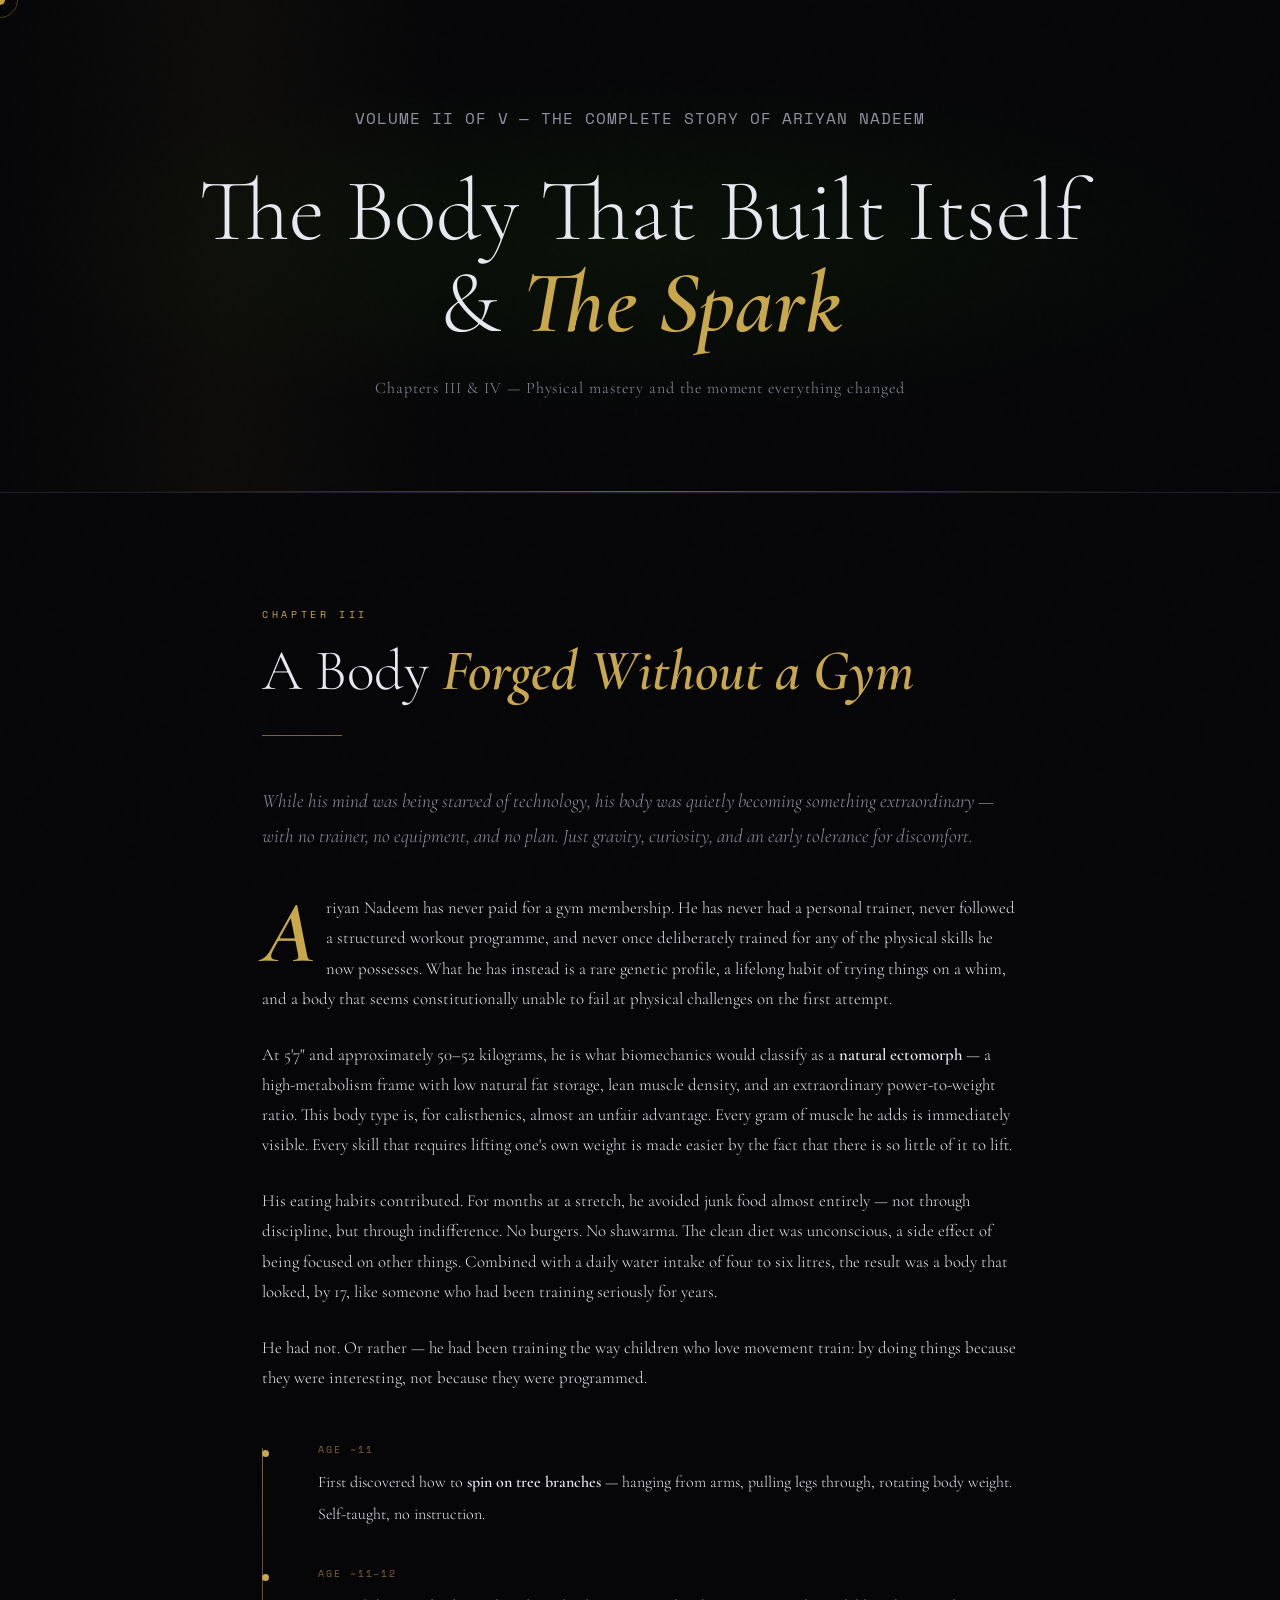
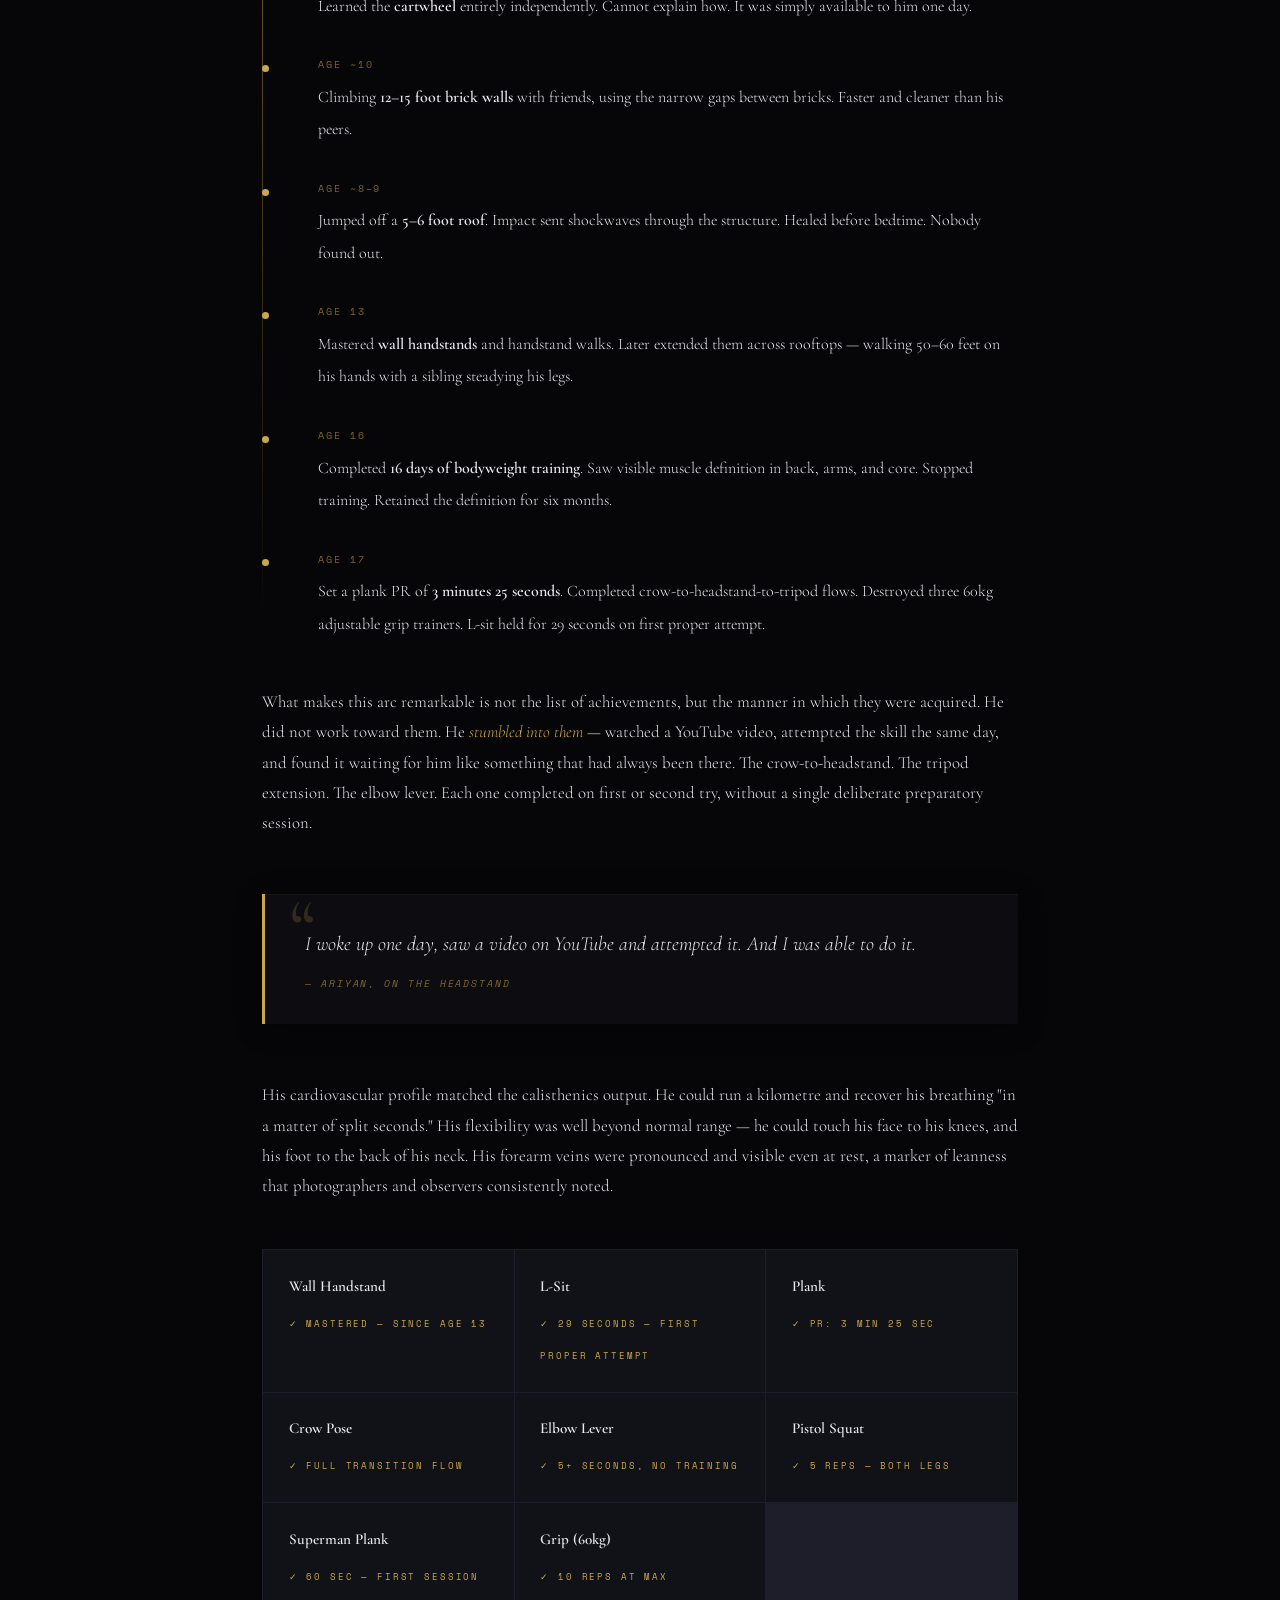
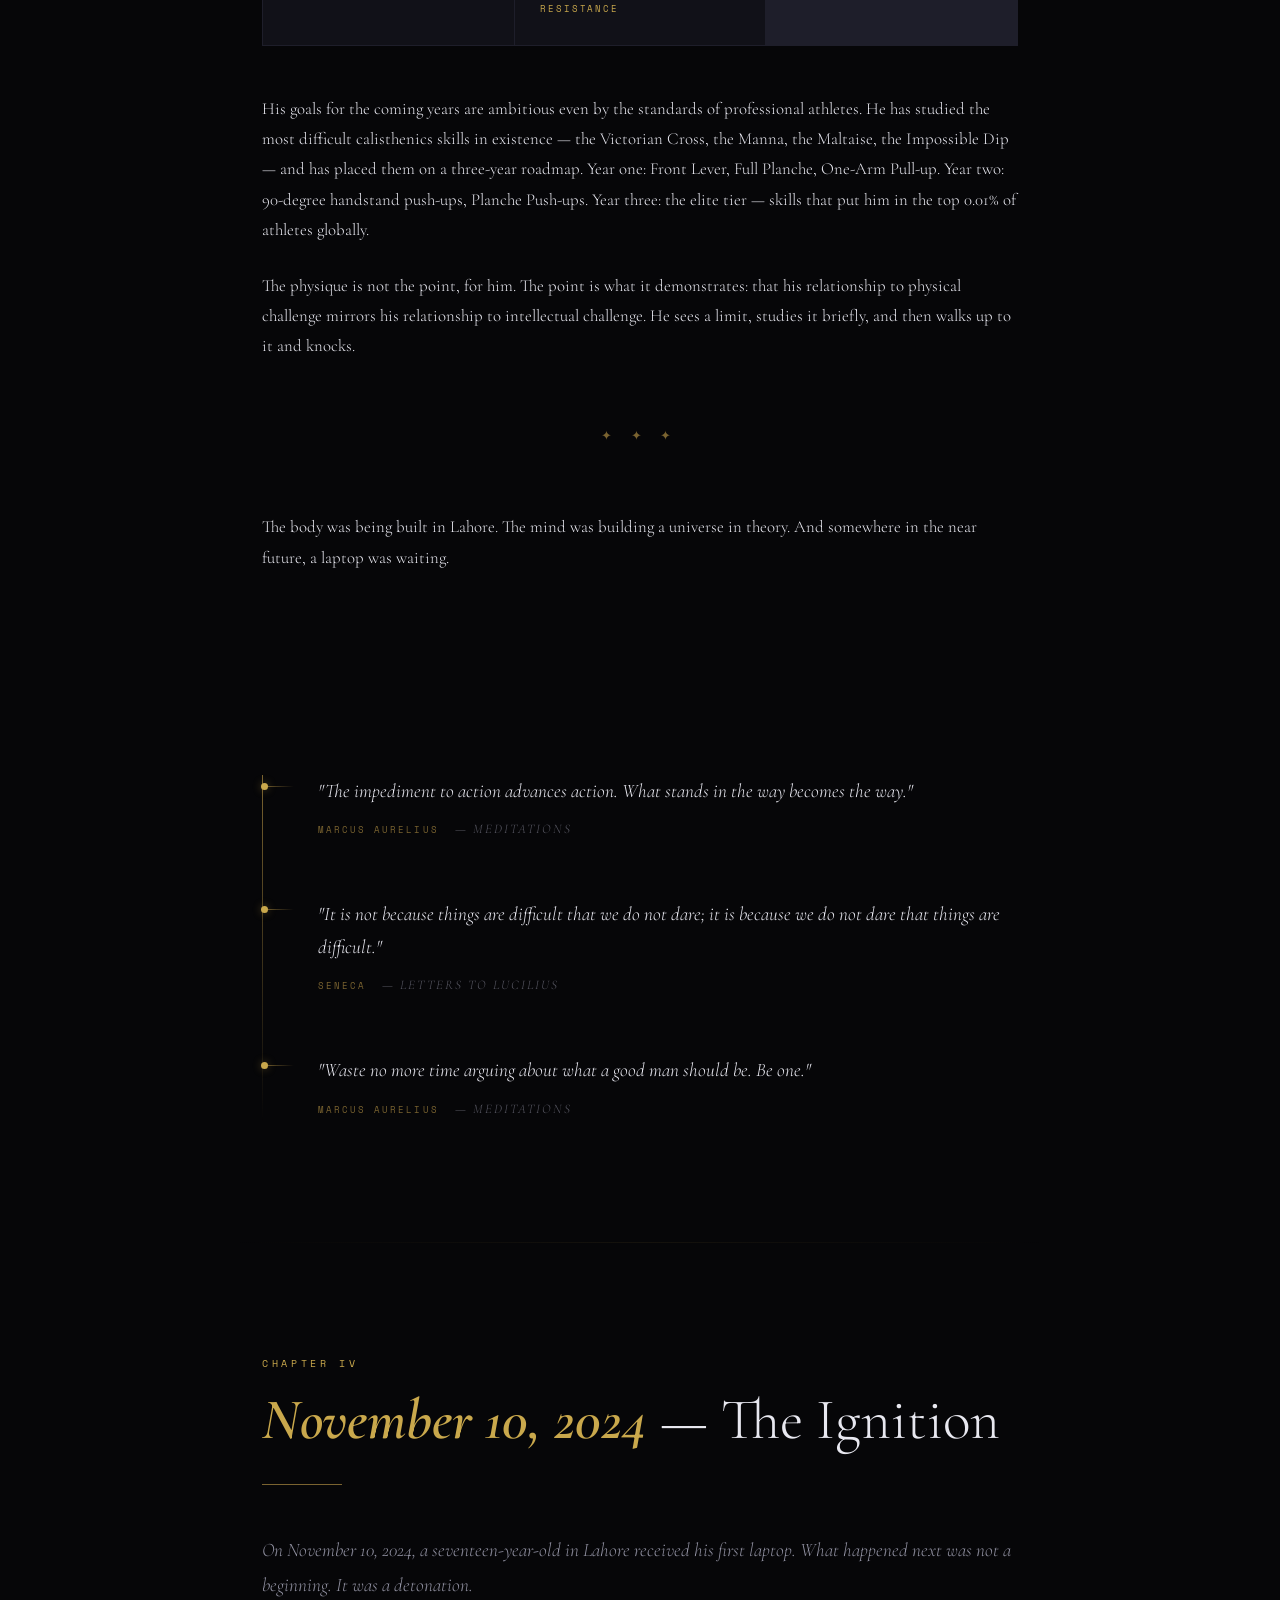
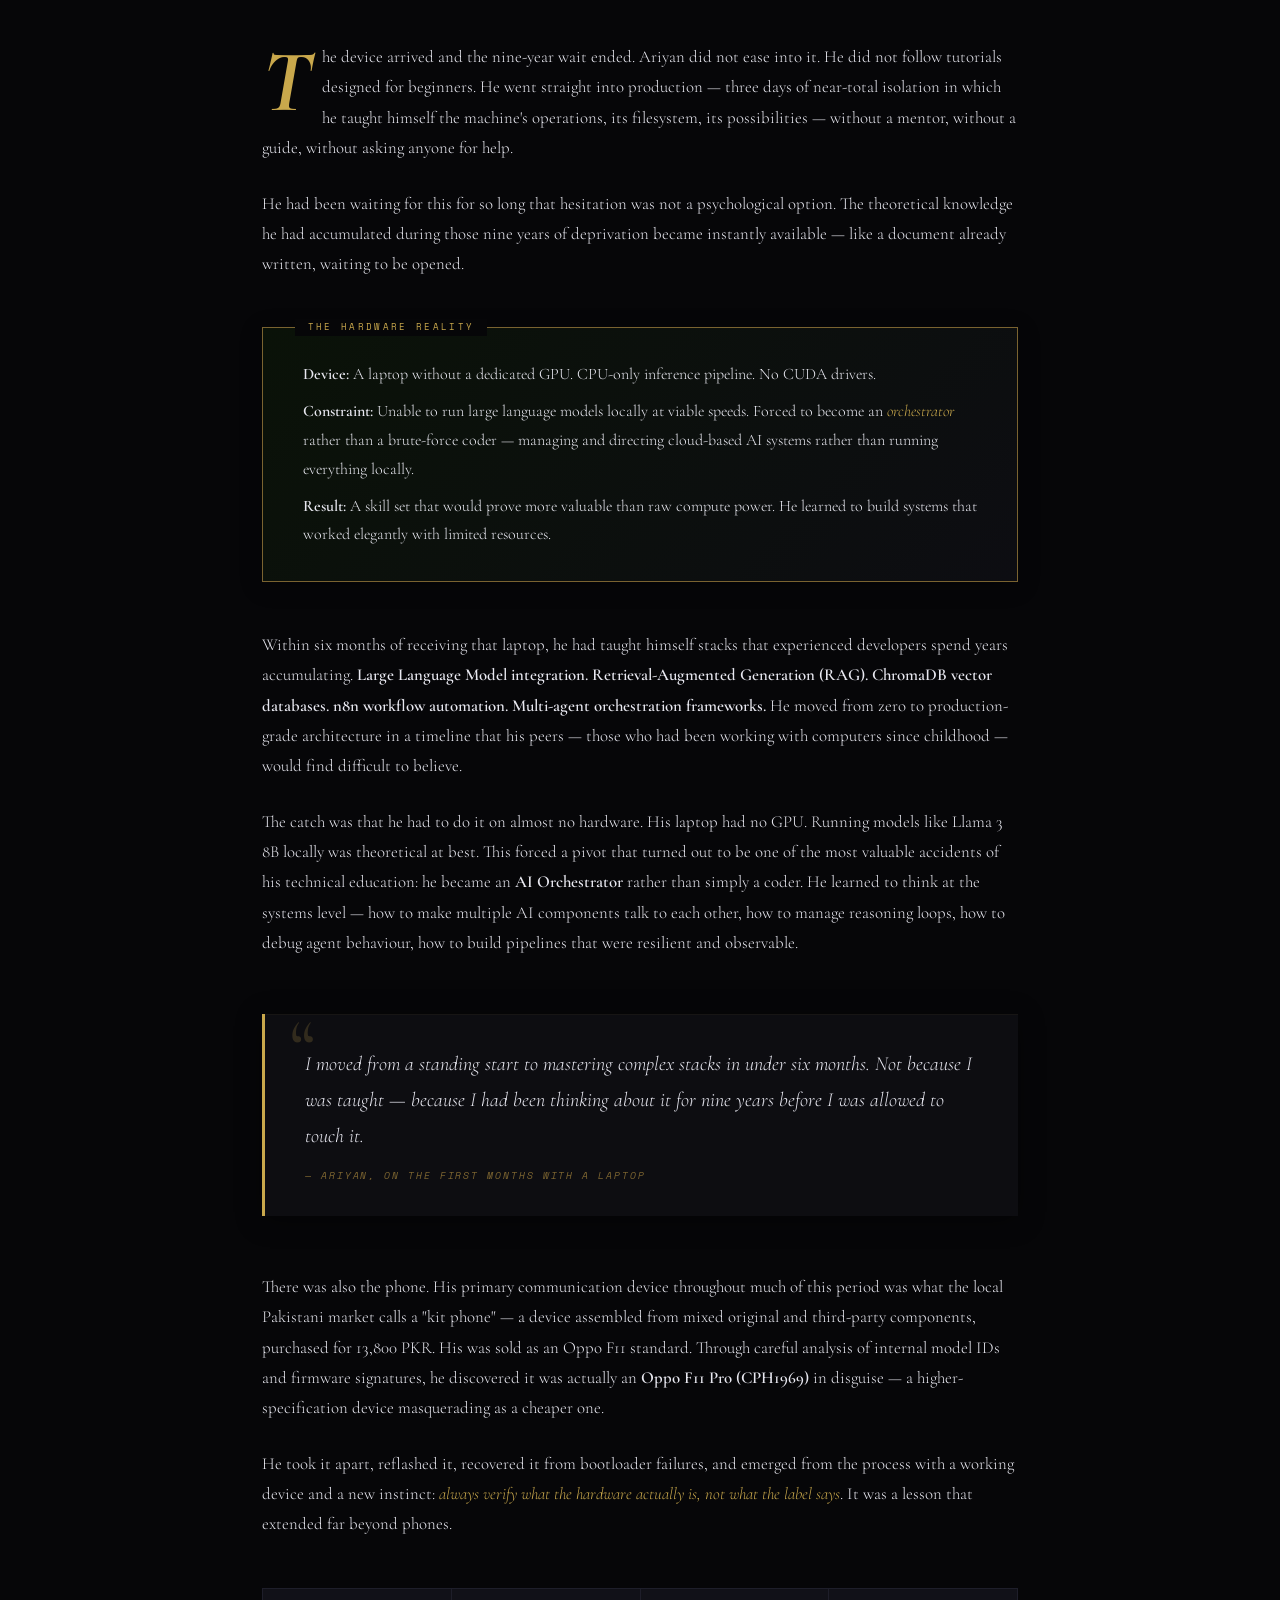
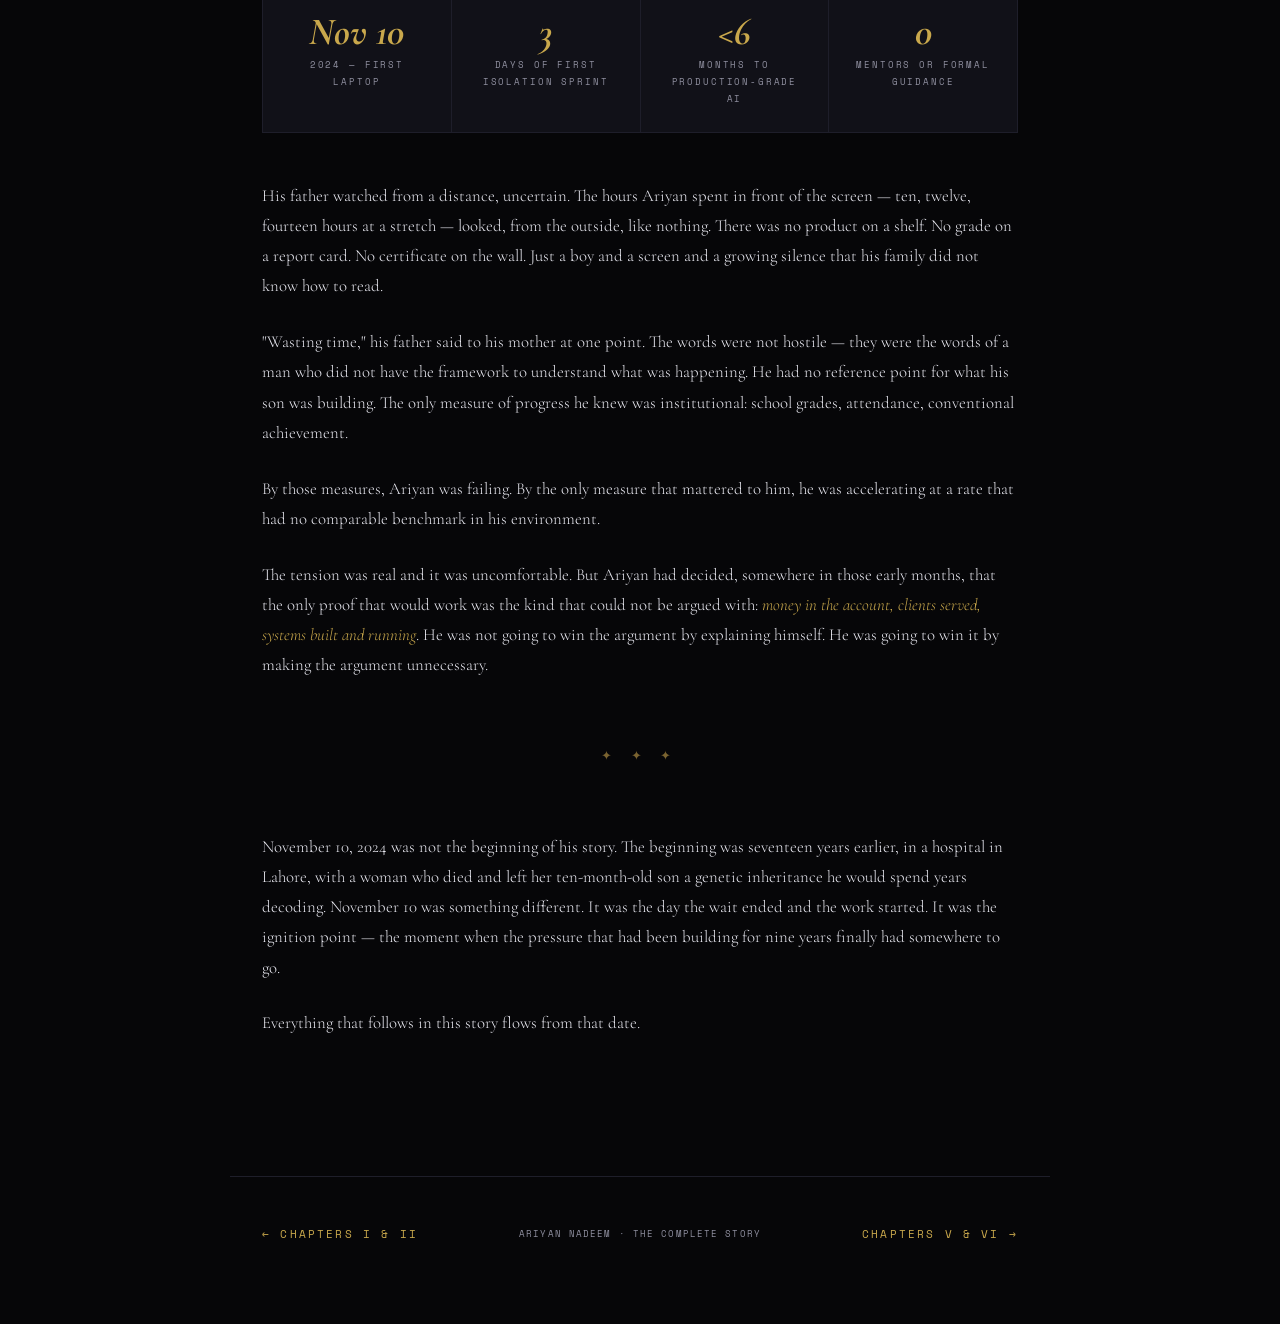
<file: ariyan_ch2.html>
<!DOCTYPE html>
<html lang="en">
<head>
<meta charset="UTF-8">
<meta name="viewport" content="width=device-width, initial-scale=1.0">
<title>Ariyan — Chapter III & IV: The Body & The Spark</title>
<link rel="stylesheet" href="animations.css">
<link href="https://fonts.googleapis.com/css2?family=Cormorant+Garamond:ital,wght@0,300;0,400;0,600;0,700;1,300;1,400&family=Space+Mono:ital,wght@0,400;0,700;1,400&display=swap" rel="stylesheet">
<style>
  :root {
    --black: #060608;
    --deep: #0d0d12;
    --panel: #111118;
    --border: #1e1e2a;
    --gold: #c9a84c;
    --gold-dim: #7a6330;
    --ash: #9090a0;
    --white: #e8e8f0;
  }
  * { margin: 0; padding: 0; box-sizing: border-box; }
  html { scroll-behavior: smooth; }
  body {
    background: var(--black);
    color: var(--white);
    font-family: 'Cormorant Garamond', serif;
    font-size: 18px;
    line-height: 1.8;
    overflow-x: hidden;
  }
  body::before {
    content: '';
    position: fixed;
    inset: 0;
    background-image: url("data:image/svg+xml,%3Csvg viewBox='0 0 200 200' xmlns='http://www.w3.org/2000/svg'%3E%3Cfilter id='noise'%3E%3CfeTurbulence type='fractalNoise' baseFrequency='0.85' numOctaves='4' stitchTiles='stitch'/%3E%3C/filter%3E%3Crect width='100%25' height='100%25' filter='url(%23noise)' opacity='0.03'/%3E%3C/svg%3E");
    pointer-events: none;
    z-index: 9999;
    opacity: 0.4;
  }

  .masthead {
    min-height: 50vh;
    display: flex;
    flex-direction: column;
    justify-content: center;
    align-items: center;
    text-align: center;
    padding: 5rem 2rem 4rem;
    background: radial-gradient(ellipse 70% 50% at 50% 50%, #0a1208 0%, var(--black) 70%);
    border-bottom: 1px solid var(--border);
    position: relative;
  }
  .masthead::after {
    content: '';
    position: absolute;
    bottom: 0;
    left: 10%;
    right: 10%;
    height: 1px;
    background: linear-gradient(90deg, transparent, var(--gold-dim), transparent);
  }
  .vol-label {
    font-family: 'Space Mono', monospace;
    font-size: 0.65rem;
    letter-spacing: 0.35em;
    color: var(--gold);
    text-transform: uppercase;
    margin-bottom: 2rem;
    animation: fadeUp 0.8s ease 0.2s both;
  }
  .masthead h1 {
    font-size: clamp(2.5rem, 7vw, 5.5rem);
    font-weight: 300;
    line-height: 1.05;
    animation: fadeUp 1s ease 0.4s both;
  }
  .masthead h1 em {
    font-style: italic;
    color: var(--gold);
    font-weight: 600;
  }
  .masthead p {
    margin-top: 1.5rem;
    font-size: 1rem;
    color: var(--ash);
    font-weight: 300;
    letter-spacing: 0.06em;
    animation: fadeUp 0.8s ease 0.7s both;
  }

  @keyframes fadeUp {
    from { opacity: 0; transform: translateY(16px); }
    to   { opacity: 1; transform: translateY(0); }
  }

  .chapter {
    max-width: 820px;
    margin: 0 auto;
    padding: 7rem 2rem;
  }
  .chapter + .chapter { border-top: 1px solid var(--border); }

  .chapter-number {
    font-family: 'Space Mono', monospace;
    font-size: 0.65rem;
    letter-spacing: 0.35em;
    color: var(--gold);
    text-transform: uppercase;
    margin-bottom: 1rem;
    display: block;
  }
  .chapter-title {
    font-size: clamp(2rem, 5vw, 3.6rem);
    font-weight: 300;
    line-height: 1.1;
    margin-bottom: 0.5rem;
  }
  .chapter-title em { font-style: italic; color: var(--gold); font-weight: 600; }
  .divider { width: 80px; height: 1px; background: var(--gold-dim); margin: 2rem 0 3rem; }

  p { margin-bottom: 1.6rem; font-size: 1.05rem; font-weight: 300; color: var(--white); }
  p.lead { font-size: 1.2rem; color: var(--ash); font-style: italic; font-weight: 300; margin-bottom: 2.5rem; }

  .drop-cap::first-letter {
    float: left;
    font-size: 5.5rem;
    font-weight: 700;
    line-height: 0.75;
    margin-right: 0.12em;
    margin-top: 0.08em;
    color: var(--gold);
    font-style: italic;
  }

  blockquote {
    margin: 3.5rem 0;
    padding: 2rem 2.5rem;
    border-left: 3px solid var(--gold);
    background: var(--panel);
    position: relative;
  }
  blockquote::before {
    content: '\201C';
    position: absolute;
    top: -0.4rem;
    left: 1.5rem;
    font-size: 5rem;
    color: var(--gold);
    opacity: 0.2;
    line-height: 1;
  }
  blockquote p { font-size: 1.25rem; font-style: italic; margin-bottom: 0.5rem; }
  blockquote cite {
    font-family: 'Space Mono', monospace;
    font-size: 0.6rem;
    letter-spacing: 0.2em;
    color: var(--gold-dim);
    text-transform: uppercase;
    display: block;
    margin-top: 0.8rem;
  }

  /* Skills Grid */
  .skills-grid {
    display: grid;
    grid-template-columns: repeat(auto-fit, minmax(200px, 1fr));
    gap: 1px;
    background: var(--border);
    margin: 3rem 0;
    border: 1px solid var(--border);
  }
  .skill-cell {
    background: var(--panel);
    padding: 1.4rem 1.6rem;
  }
  .skill-name {
    display: block;
    font-size: 0.95rem;
    font-weight: 600;
    color: var(--white);
    margin-bottom: 0.3rem;
  }
  .skill-status {
    font-family: 'Space Mono', monospace;
    font-size: 0.58rem;
    letter-spacing: 0.2em;
    color: var(--gold);
    text-transform: uppercase;
  }

  /* Timeline */
  .timeline {
    margin: 3rem 0;
    position: relative;
    padding-left: 2rem;
  }
  .timeline::before {
    content: '';
    position: absolute;
    left: 0;
    top: 0.4rem;
    bottom: 0.4rem;
    width: 1px;
    background: linear-gradient(to bottom, var(--gold-dim), transparent);
  }
  .timeline-item {
    position: relative;
    margin-bottom: 2.2rem;
    padding-left: 1.5rem;
  }
  .timeline-item::before {
    content: '';
    position: absolute;
    left: -2rem;
    top: 0.55rem;
    width: 7px;
    height: 7px;
    background: var(--gold);
    border-radius: 50%;
  }
  .timeline-date {
    font-family: 'Space Mono', monospace;
    font-size: 0.6rem;
    letter-spacing: 0.2em;
    color: var(--gold-dim);
    text-transform: uppercase;
    display: block;
    margin-bottom: 0.4rem;
  }
  .timeline-event {
    font-size: 1rem;
    font-weight: 300;
    color: var(--white);
  }
  .timeline-event strong { font-weight: 600; }

  .highlight-box {
    background: linear-gradient(135deg, #0a1208 0%, #0d0d12 100%);
    border: 1px solid var(--gold-dim);
    padding: 2rem 2.5rem;
    margin: 3rem 0;
    position: relative;
  }
  .highlight-box::before {
    content: attr(data-label);
    position: absolute;
    top: -0.6rem;
    left: 2rem;
    background: var(--black);
    padding: 0 0.8rem;
    font-family: 'Space Mono', monospace;
    font-size: 0.58rem;
    letter-spacing: 0.25em;
    color: var(--gold);
    text-transform: uppercase;
  }
  .highlight-box p { margin-bottom: 0.5rem; font-size: 1rem; }
  .highlight-box p:last-child { margin-bottom: 0; }

  .stat-row {
    display: grid;
    grid-template-columns: repeat(auto-fit, minmax(140px, 1fr));
    gap: 1px;
    background: var(--border);
    margin: 3rem 0;
    border: 1px solid var(--border);
  }
  .stat-card { background: var(--panel); padding: 1.5rem; text-align: center; }
  .stat-num { display: block; font-size: 2.4rem; font-weight: 700; color: var(--gold); line-height: 1; margin-bottom: 0.4rem; font-style: italic; }
  .stat-label { font-family: 'Space Mono', monospace; font-size: 0.58rem; letter-spacing: 0.2em; color: var(--ash); text-transform: uppercase; display: block; }

  .section-break { text-align: center; margin: 4rem 0; color: var(--gold-dim); letter-spacing: 0.5em; font-size: 0.8rem; }

  .page-nav {
    max-width: 820px;
    margin: 0 auto;
    padding: 3rem 2rem 5rem;
    display: flex;
    justify-content: space-between;
    align-items: center;
    border-top: 1px solid var(--border);
  }
  .page-nav a {
    font-family: 'Space Mono', monospace;
    font-size: 0.68rem;
    letter-spacing: 0.2em;
    color: var(--gold);
    text-decoration: none;
    text-transform: uppercase;
    transition: opacity 0.2s;
  }
  .page-nav a:hover { opacity: 0.7; }
  .page-nav .center {
    font-family: 'Space Mono', monospace;
    font-size: 0.58rem;
    color: var(--ash);
    letter-spacing: 0.12em;
  }

  em { font-style: italic; color: var(--gold); }
  strong { font-weight: 600; color: var(--white); }

  /* bento stat override */
  .stat-bento { display:grid; grid-template-columns:repeat(auto-fit,minmax(160px,1fr)); gap:1px; background:var(--border); margin:3rem 0; border:1px solid var(--border); }
  .stat-bento-cell { background:var(--panel); padding:1.5rem; text-align:center; position:relative; overflow:hidden; transition:background .2s; }
  .stat-bento-cell:hover { background:#16161f; }
  .stat-bento-cell::after { content:''; position:absolute; bottom:0; left:0; right:0; height:1px; background:linear-gradient(90deg,transparent,rgba(201,168,76,.25),transparent); transform:scaleX(0); transition:transform .4s ease; }
  .stat-bento-cell:hover::after { transform:scaleX(1); }

</style>
</head>
<body>
<div class="progress-bar"></div>
<div class="custom-cursor"></div>
<div class="cursor-ring"></div>

<header class="masthead">
  <div class="hero-shimmer"></div>
  <p class="vol-label">Volume II of V — The Complete Story of Ariyan Nadeem</p>
  <h1>The Body That Built Itself<br>&amp; <em>The Spark</em></h1>
  <p>Chapters III &amp; IV — Physical mastery and the moment everything changed</p>
</header>

<!-- ══ CHAPTER III ══ -->
<article class="chapter sr">
  <span class="chapter-number">Chapter III</span>
  <h2 class="chapter-title">A Body <em>Forged Without a Gym</em></h2>
  <div class="divider"></div>

  <p class="lead">While his mind was being starved of technology, his body was quietly becoming something extraordinary — with no trainer, no equipment, and no plan. Just gravity, curiosity, and an early tolerance for discomfort.</p>

  <p class="drop-cap">Ariyan Nadeem has never paid for a gym membership. He has never had a personal trainer, never followed a structured workout programme, and never once deliberately trained for any of the physical skills he now possesses. What he has instead is a rare genetic profile, a lifelong habit of trying things on a whim, and a body that seems constitutionally unable to fail at physical challenges on the first attempt.</p>

  <p>At 5'7" and approximately 50–52 kilograms, he is what biomechanics would classify as a <strong>natural ectomorph</strong> — a high-metabolism frame with low natural fat storage, lean muscle density, and an extraordinary power-to-weight ratio. This body type is, for calisthenics, almost an unfair advantage. Every gram of muscle he adds is immediately visible. Every skill that requires lifting one's own weight is made easier by the fact that there is so little of it to lift.</p>

  <p>His eating habits contributed. For months at a stretch, he avoided junk food almost entirely — not through discipline, but through indifference. No burgers. No shawarma. The clean diet was unconscious, a side effect of being focused on other things. Combined with a daily water intake of four to six litres, the result was a body that looked, by 17, like someone who had been training seriously for years.</p>

  <p>He had not. Or rather — he had been training the way children who love movement train: by doing things because they were interesting, not because they were programmed.</p>

  <div class="timeline">
    <div class="timeline-item">
      <span class="timeline-date">Age ~11</span>
      <span class="timeline-event">First discovered how to <strong>spin on tree branches</strong> — hanging from arms, pulling legs through, rotating body weight. Self-taught, no instruction.</span>
    </div>
    <div class="timeline-item">
      <span class="timeline-date">Age ~11–12</span>
      <span class="timeline-event">Learned the <strong>cartwheel</strong> entirely independently. Cannot explain how. It was simply available to him one day.</span>
    </div>
    <div class="timeline-item">
      <span class="timeline-date">Age ~10</span>
      <span class="timeline-event">Climbing <strong>12–15 foot brick walls</strong> with friends, using the narrow gaps between bricks. Faster and cleaner than his peers.</span>
    </div>
    <div class="timeline-item">
      <span class="timeline-date">Age ~8–9</span>
      <span class="timeline-event">Jumped off a <strong>5–6 foot roof</strong>. Impact sent shockwaves through the structure. Healed before bedtime. Nobody found out.</span>
    </div>
    <div class="timeline-item">
      <span class="timeline-date">Age 13</span>
      <span class="timeline-event">Mastered <strong>wall handstands</strong> and handstand walks. Later extended them across rooftops — walking 50–60 feet on his hands with a sibling steadying his legs.</span>
    </div>
    <div class="timeline-item">
      <span class="timeline-date">Age 16</span>
      <span class="timeline-event">Completed <strong>16 days of bodyweight training</strong>. Saw visible muscle definition in back, arms, and core. Stopped training. Retained the definition for six months.</span>
    </div>
    <div class="timeline-item">
      <span class="timeline-date">Age 17</span>
      <span class="timeline-event">Set a plank PR of <strong>3 minutes 25 seconds</strong>. Completed crow-to-headstand-to-tripod flows. Destroyed three 60kg adjustable grip trainers. L-sit held for 29 seconds on first proper attempt.</span>
    </div>
  </div>

  <p>What makes this arc remarkable is not the list of achievements, but the manner in which they were acquired. He did not work toward them. He <em>stumbled into them</em> — watched a YouTube video, attempted the skill the same day, and found it waiting for him like something that had always been there. The crow-to-headstand. The tripod extension. The elbow lever. Each one completed on first or second try, without a single deliberate preparatory session.</p>

  <blockquote class="sr sr-left">
    <p>I woke up one day, saw a video on YouTube and attempted it. And I was able to do it.</p>
    <cite>— Ariyan, on the headstand</cite>
  </blockquote>

  <p>His cardiovascular profile matched the calisthenics output. He could run a kilometre and recover his breathing "in a matter of split seconds." His flexibility was well beyond normal range — he could touch his face to his knees, and his foot to the back of his neck. His forearm veins were pronounced and visible even at rest, a marker of leanness that photographers and observers consistently noted.</p>

  <div class="skills-grid">
    <div class="skill-cell">
      <span class="skill-name">Wall Handstand</span>
      <span class="skill-status">✓ Mastered — since age 13</span>
    </div>
    <div class="skill-cell">
      <span class="skill-name">L-Sit</span>
      <span class="skill-status">✓ 29 seconds — first proper attempt</span>
    </div>
    <div class="skill-cell">
      <span class="skill-name">Plank</span>
      <span class="skill-status">✓ PR: 3 min 25 sec</span>
    </div>
    <div class="skill-cell">
      <span class="skill-name">Crow Pose</span>
      <span class="skill-status">✓ Full transition flow</span>
    </div>
    <div class="skill-cell">
      <span class="skill-name">Elbow Lever</span>
      <span class="skill-status">✓ 5+ seconds, no training</span>
    </div>
    <div class="skill-cell">
      <span class="skill-name">Pistol Squat</span>
      <span class="skill-status">✓ 5 reps — both legs</span>
    </div>
    <div class="skill-cell">
      <span class="skill-name">Superman Plank</span>
      <span class="skill-status">✓ 60 sec — first session</span>
    </div>
    <div class="skill-cell">
      <span class="skill-name">Grip (60kg)</span>
      <span class="skill-status">✓ 10 reps at max resistance</span>
    </div>
  </div>

  <p>His goals for the coming years are ambitious even by the standards of professional athletes. He has studied the most difficult calisthenics skills in existence — the Victorian Cross, the Manna, the Maltaise, the Impossible Dip — and has placed them on a three-year roadmap. Year one: Front Lever, Full Planche, One-Arm Pull-up. Year two: 90-degree handstand push-ups, Planche Push-ups. Year three: the elite tier — skills that put him in the top 0.01% of athletes globally.</p>

  <p>The physique is not the point, for him. The point is what it demonstrates: that his relationship to physical challenge mirrors his relationship to intellectual challenge. He sees a limit, studies it briefly, and then walks up to it and knocks.</p>

  <div class="section-break sr">✦ ✦ ✦</div>

  <p>The body was being built in Lahore. The mind was building a universe in theory. And somewhere in the near future, a laptop was waiting.</p>
</article>

<div class="quote-tree">
  <div class="quote-tree-inner">
    <div class="qt-trunk"></div>
    <div class="qt-item">
      <p class="qt-quote">"The impediment to action advances action. What stands in the way becomes the way."</p>
      <p class="qt-attr">Marcus Aurelius <span class="qt-source">— Meditations</span></p>
    </div>
    <div class="qt-item">
      <p class="qt-quote">"It is not because things are difficult that we do not dare; it is because we do not dare that things are difficult."</p>
      <p class="qt-attr">Seneca <span class="qt-source">— Letters to Lucilius</span></p>
    </div>
    <div class="qt-item">
      <p class="qt-quote">"Waste no more time arguing about what a good man should be. Be one."</p>
      <p class="qt-attr">Marcus Aurelius <span class="qt-source">— Meditations</span></p>
    </div>
  </div>
</div>


<!-- ══ CHAPTER IV ══ -->
<article class="chapter sr">
  <span class="chapter-number">Chapter IV</span>
  <h2 class="chapter-title"><em>November 10, 2024</em> — The Ignition</h2>
  <div class="divider"></div>

  <p class="lead">On November 10, 2024, a seventeen-year-old in Lahore received his first laptop. What happened next was not a beginning. It was a detonation.</p>

  <p class="drop-cap">The device arrived and the nine-year wait ended. Ariyan did not ease into it. He did not follow tutorials designed for beginners. He went straight into production — three days of near-total isolation in which he taught himself the machine's operations, its filesystem, its possibilities — without a mentor, without a guide, without asking anyone for help.</p>

  <p>He had been waiting for this for so long that hesitation was not a psychological option. The theoretical knowledge he had accumulated during those nine years of deprivation became instantly available — like a document already written, waiting to be opened.</p>

  <div class="highlight-box" data-label="The Hardware Reality">
    <p><strong>Device:</strong> A laptop without a dedicated GPU. CPU-only inference pipeline. No CUDA drivers.</p>
    <p><strong>Constraint:</strong> Unable to run large language models locally at viable speeds. Forced to become an <em>orchestrator</em> rather than a brute-force coder — managing and directing cloud-based AI systems rather than running everything locally.</p>
    <p><strong>Result:</strong> A skill set that would prove more valuable than raw compute power. He learned to build systems that worked elegantly with limited resources.</p>
  </div>

  <p>Within six months of receiving that laptop, he had taught himself stacks that experienced developers spend years accumulating. <strong>Large Language Model integration. Retrieval-Augmented Generation (RAG). ChromaDB vector databases. n8n workflow automation. Multi-agent orchestration frameworks.</strong> He moved from zero to production-grade architecture in a timeline that his peers — those who had been working with computers since childhood — would find difficult to believe.</p>

  <p>The catch was that he had to do it on almost no hardware. His laptop had no GPU. Running models like Llama 3 8B locally was theoretical at best. This forced a pivot that turned out to be one of the most valuable accidents of his technical education: he became an <strong>AI Orchestrator</strong> rather than simply a coder. He learned to think at the systems level — how to make multiple AI components talk to each other, how to manage reasoning loops, how to debug agent behaviour, how to build pipelines that were resilient and observable.</p>

  <blockquote class="sr sr-left">
    <p>I moved from a standing start to mastering complex stacks in under six months. Not because I was taught — because I had been thinking about it for nine years before I was allowed to touch it.</p>
    <cite>— Ariyan, on the first months with a laptop</cite>
  </blockquote>

  <p>There was also the phone. His primary communication device throughout much of this period was what the local Pakistani market calls a "kit phone" — a device assembled from mixed original and third-party components, purchased for 13,800 PKR. His was sold as an Oppo F11 standard. Through careful analysis of internal model IDs and firmware signatures, he discovered it was actually an <strong>Oppo F11 Pro (CPH1969)</strong> in disguise — a higher-specification device masquerading as a cheaper one.</p>

  <p>He took it apart, reflashed it, recovered it from bootloader failures, and emerged from the process with a working device and a new instinct: <em>always verify what the hardware actually is, not what the label says</em>. It was a lesson that extended far beyond phones.</p>

  <div class="stat-bento bento">
    <div class="stat-bento-cell bento-cell">
      <span class="stat-num">Nov 10</span>
      <span class="stat-label">2024 — First laptop</span>
    </div>
    <div class="stat-bento-cell bento-cell">
      <span class="stat-num">3</span>
      <span class="stat-label">Days of first isolation sprint</span>
    </div>
    <div class="stat-bento-cell bento-cell">
      <span class="stat-num">&lt;6</span>
      <span class="stat-label">Months to production-grade AI</span>
    </div>
    <div class="stat-bento-cell bento-cell">
      <span class="stat-num">0</span>
      <span class="stat-label">Mentors or formal guidance</span>
    </div>
  </div>

  <p>His father watched from a distance, uncertain. The hours Ariyan spent in front of the screen — ten, twelve, fourteen hours at a stretch — looked, from the outside, like nothing. There was no product on a shelf. No grade on a report card. No certificate on the wall. Just a boy and a screen and a growing silence that his family did not know how to read.</p>

  <p>"Wasting time," his father said to his mother at one point. The words were not hostile — they were the words of a man who did not have the framework to understand what was happening. He had no reference point for what his son was building. The only measure of progress he knew was institutional: school grades, attendance, conventional achievement.</p>

  <p>By those measures, Ariyan was failing. By the only measure that mattered to him, he was accelerating at a rate that had no comparable benchmark in his environment.</p>

  <p>The tension was real and it was uncomfortable. But Ariyan had decided, somewhere in those early months, that the only proof that would work was the kind that could not be argued with: <em>money in the account, clients served, systems built and running</em>. He was not going to win the argument by explaining himself. He was going to win it by making the argument unnecessary.</p>

  <div class="section-break sr">✦ ✦ ✦</div>

  <p>November 10, 2024 was not the beginning of his story. The beginning was seventeen years earlier, in a hospital in Lahore, with a woman who died and left her ten-month-old son a genetic inheritance he would spend years decoding. November 10 was something different. It was the day the wait ended and the work started. It was the ignition point — the moment when the pressure that had been building for nine years finally had somewhere to go.</p>

  <p>Everything that follows in this story flows from that date.</p>
</article>

<nav class="page-nav sr">
  <a href="ariyan_ch1.html">← Chapters I &amp; II</a>
  <span class="center">ARIYAN NADEEM · THE COMPLETE STORY</span>
  <a href="ariyan_ch3.html">Chapters V &amp; VI →</a>
</nav>

<script defer src="animations.js"></script>
</body>
</html>
</file>
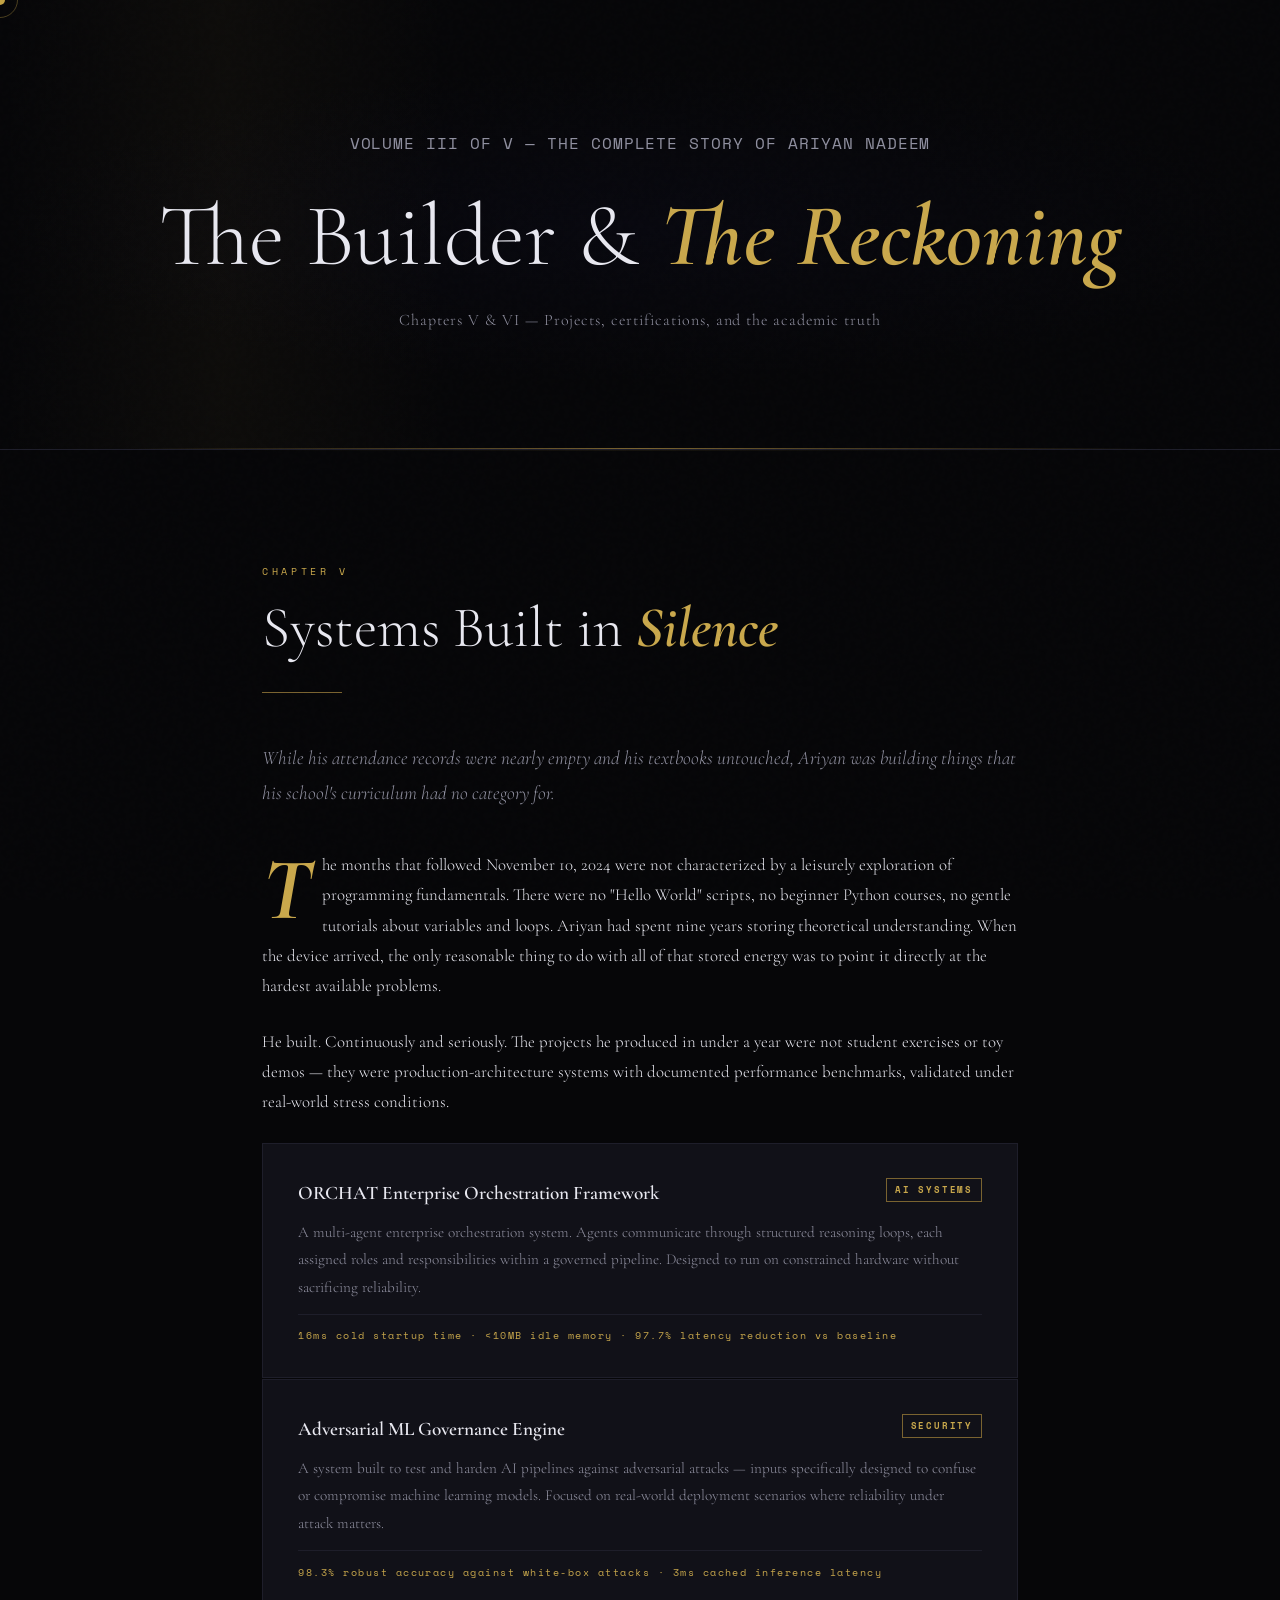
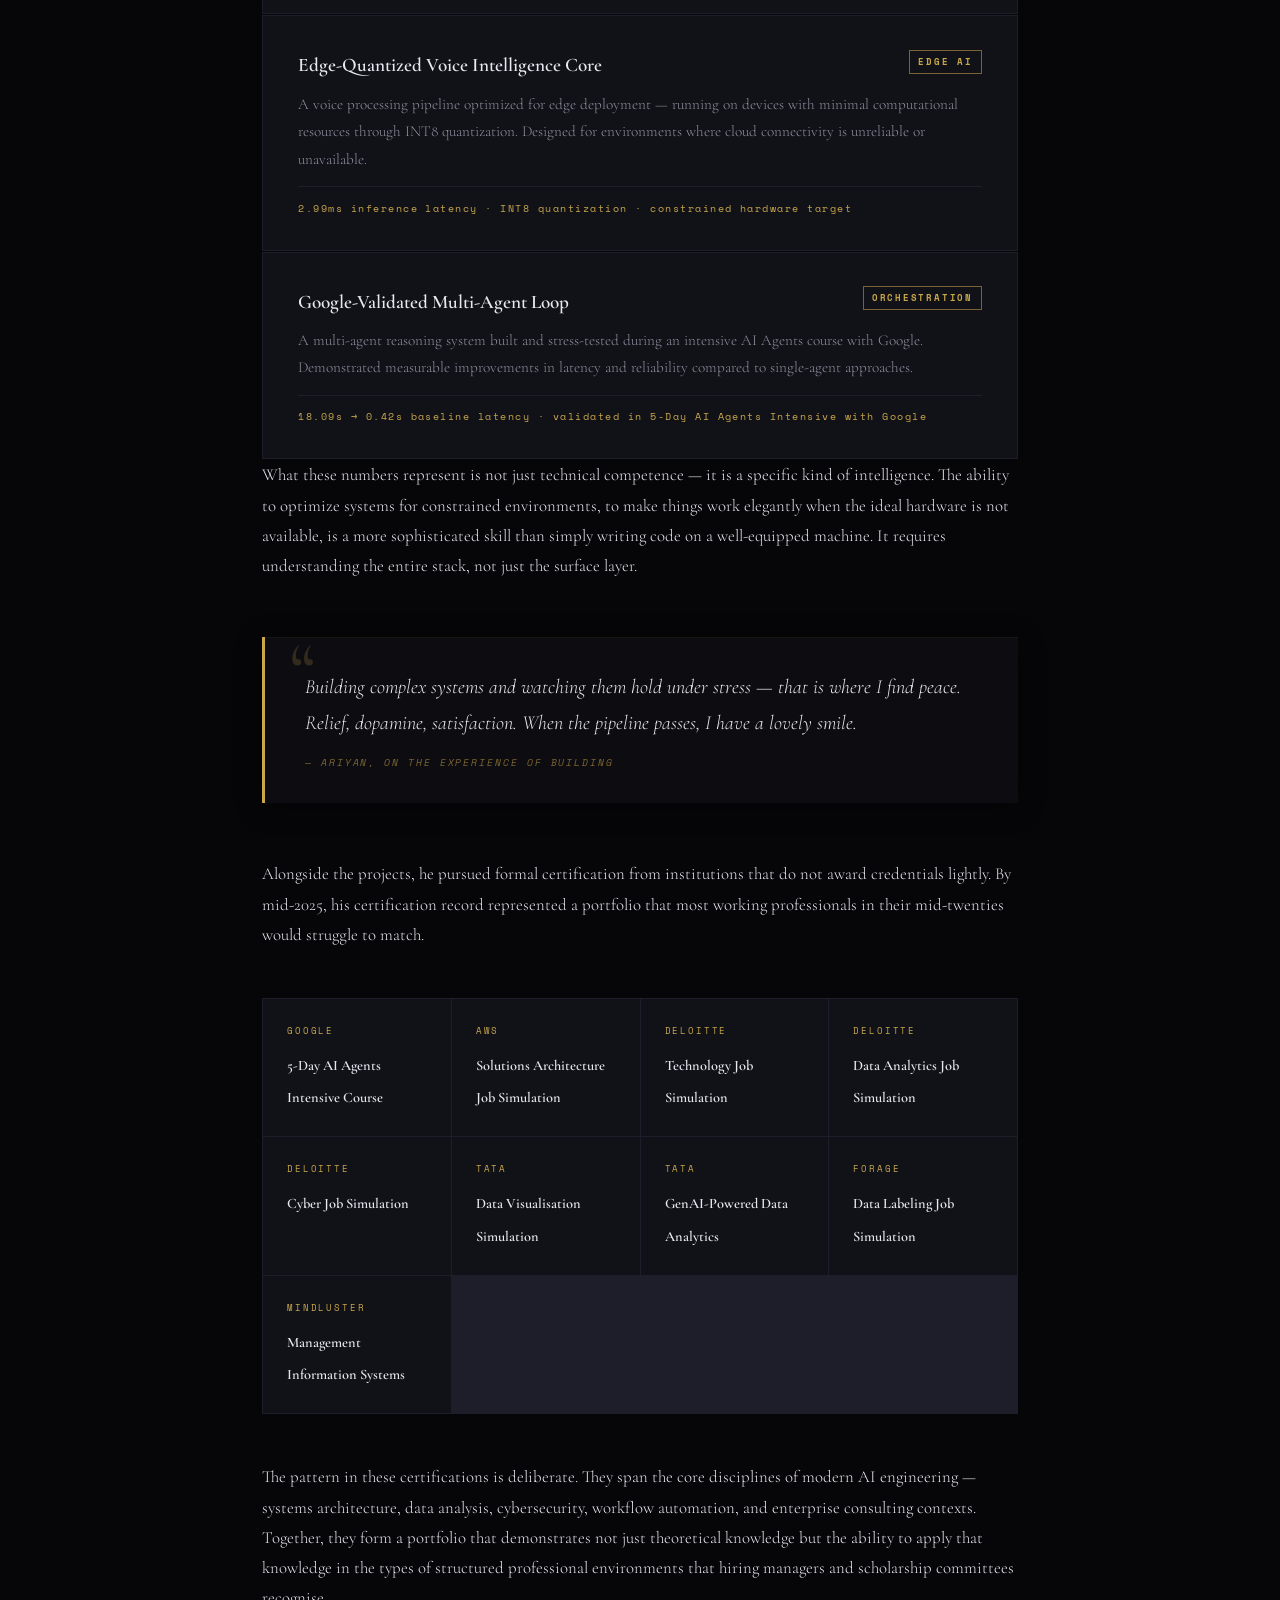
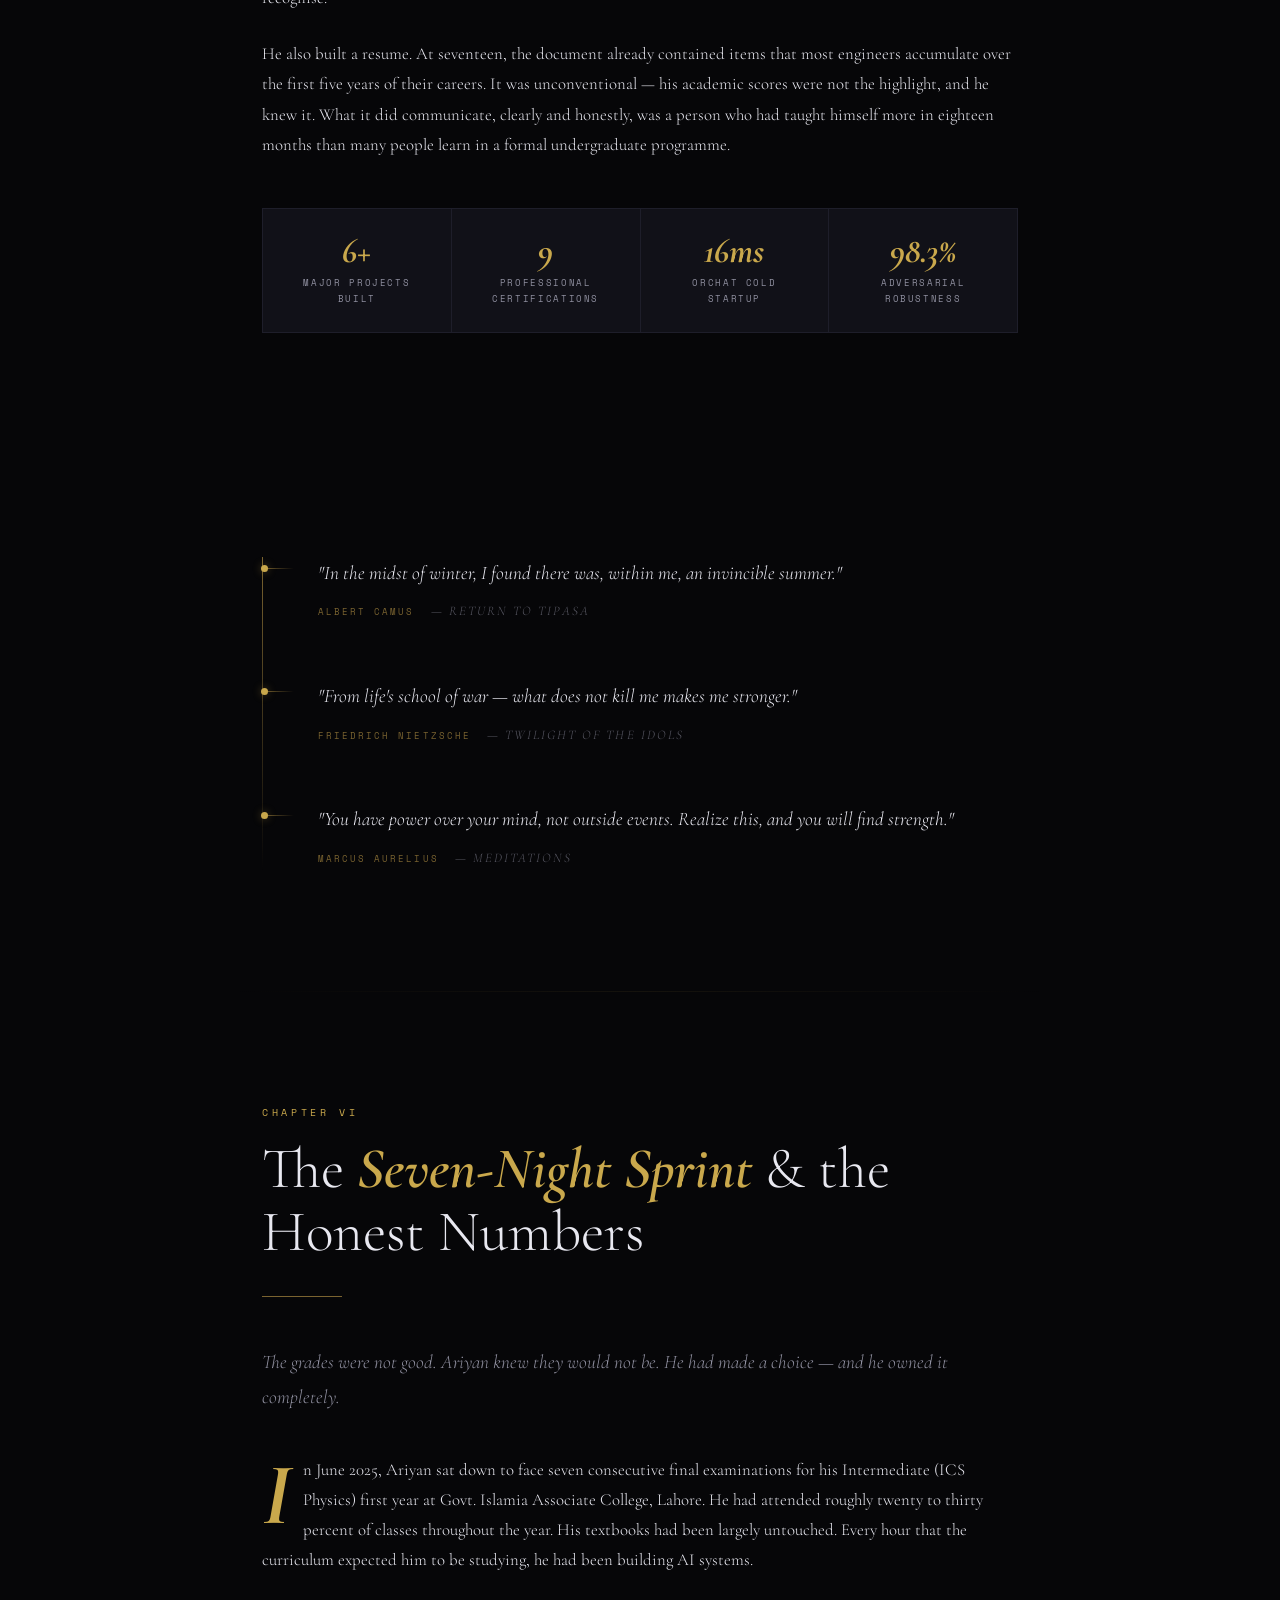
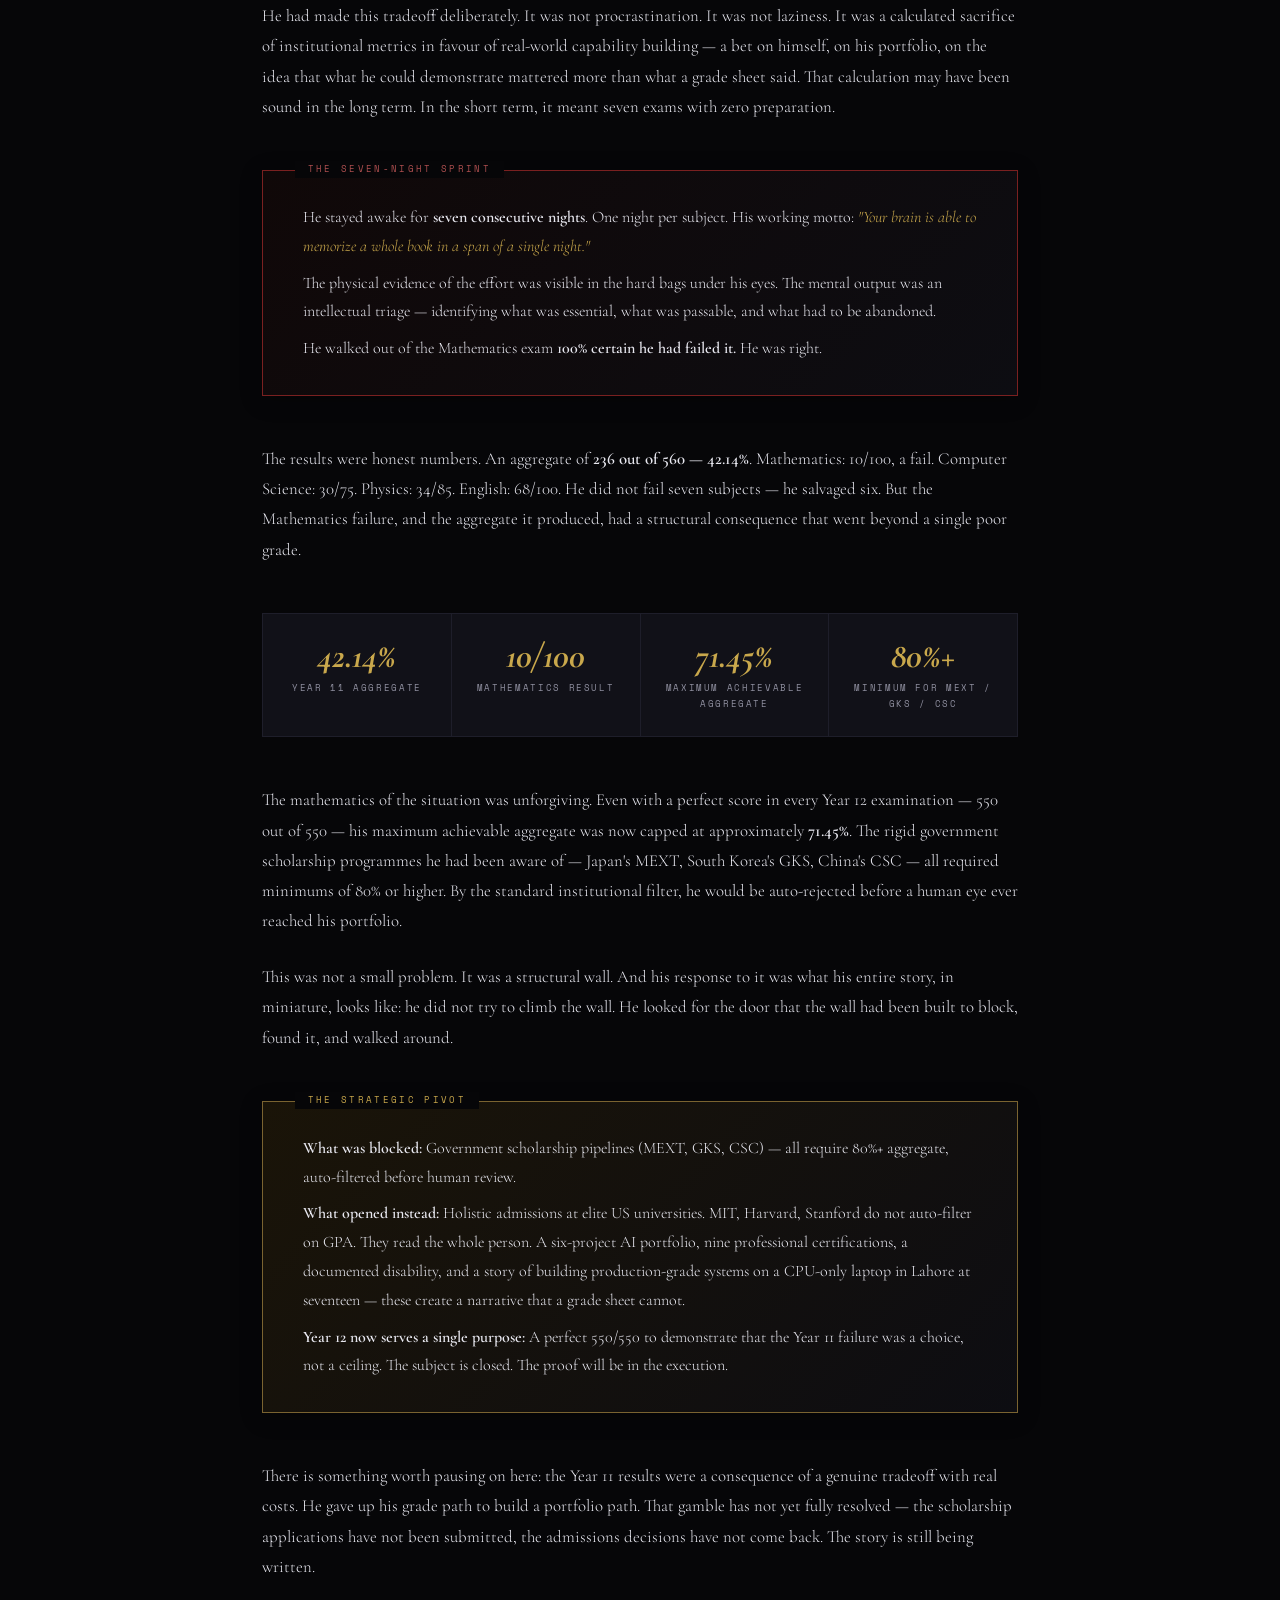
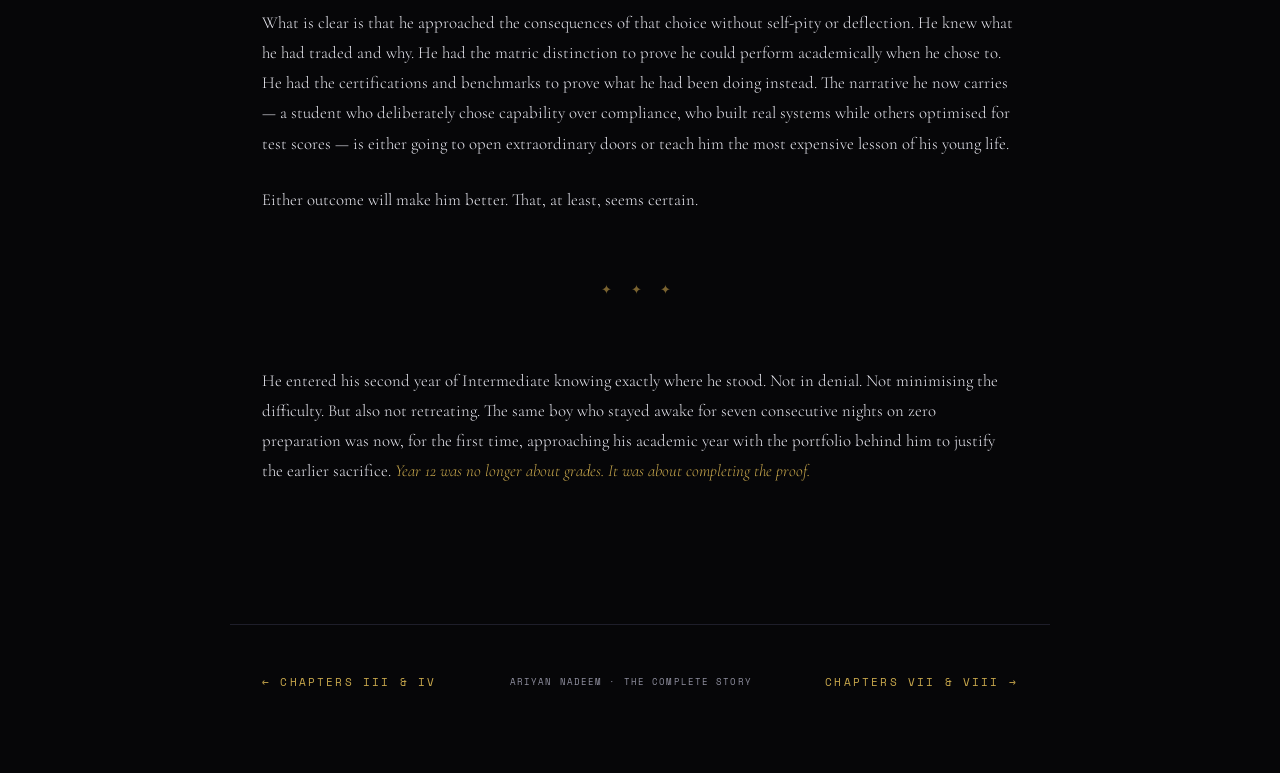
<file: ariyan_ch3.html>
<!DOCTYPE html>
<html lang="en">
<head>
<meta charset="UTF-8">
<meta name="viewport" content="width=device-width, initial-scale=1.0">
<title>Ariyan — Chapter V & VI: The Builder</title>
<link rel="stylesheet" href="animations.css">
<link href="https://fonts.googleapis.com/css2?family=Cormorant+Garamond:ital,wght@0,300;0,400;0,600;0,700;1,300;1,400&family=Space+Mono:ital,wght@0,400;0,700;1,400&display=swap" rel="stylesheet">
<style>
  :root {
    --black: #060608;
    --deep: #0d0d12;
    --panel: #111118;
    --border: #1e1e2a;
    --gold: #c9a84c;
    --gold-dim: #7a6330;
    --ash: #9090a0;
    --white: #e8e8f0;
    --red-dim: #7a2020;
  }
  * { margin: 0; padding: 0; box-sizing: border-box; }
  html { scroll-behavior: smooth; }
  body {
    background: var(--black);
    color: var(--white);
    font-family: 'Cormorant Garamond', serif;
    font-size: 18px;
    line-height: 1.8;
    overflow-x: hidden;
  }
  body::before {
    content: '';
    position: fixed;
    inset: 0;
    background-image: url("data:image/svg+xml,%3Csvg viewBox='0 0 200 200' xmlns='http://www.w3.org/2000/svg'%3E%3Cfilter id='noise'%3E%3CfeTurbulence type='fractalNoise' baseFrequency='0.85' numOctaves='4' stitchTiles='stitch'/%3E%3C/filter%3E%3Crect width='100%25' height='100%25' filter='url(%23noise)' opacity='0.03'/%3E%3C/svg%3E");
    pointer-events: none;
    z-index: 9999;
    opacity: 0.4;
  }

  .masthead {
    min-height: 50vh;
    display: flex;
    flex-direction: column;
    justify-content: center;
    align-items: center;
    text-align: center;
    padding: 5rem 2rem 4rem;
    background: radial-gradient(ellipse 70% 50% at 50% 50%, #08080f 0%, var(--black) 70%);
    border-bottom: 1px solid var(--border);
    position: relative;
  }
  .masthead::after {
    content: '';
    position: absolute;
    bottom: 0; left: 10%; right: 10%;
    height: 1px;
    background: linear-gradient(90deg, transparent, var(--gold-dim), transparent);
  }
  .vol-label {
    font-family: 'Space Mono', monospace;
    font-size: 0.65rem; letter-spacing: 0.35em;
    color: var(--gold); text-transform: uppercase;
    margin-bottom: 2rem;
    animation: fadeUp 0.8s ease 0.2s both;
  }
  .masthead h1 {
    font-size: clamp(2.5rem, 7vw, 5.5rem);
    font-weight: 300; line-height: 1.05;
    animation: fadeUp 1s ease 0.4s both;
  }
  .masthead h1 em { font-style: italic; color: var(--gold); font-weight: 600; }
  .masthead p {
    margin-top: 1.5rem; font-size: 1rem;
    color: var(--ash); font-weight: 300; letter-spacing: 0.06em;
    animation: fadeUp 0.8s ease 0.7s both;
  }

  @keyframes fadeUp {
    from { opacity: 0; transform: translateY(16px); }
    to   { opacity: 1; transform: translateY(0); }
  }

  .chapter { max-width: 820px; margin: 0 auto; padding: 7rem 2rem; }
  .chapter + .chapter { border-top: 1px solid var(--border); }

  .chapter-number {
    font-family: 'Space Mono', monospace;
    font-size: 0.65rem; letter-spacing: 0.35em;
    color: var(--gold); text-transform: uppercase;
    margin-bottom: 1rem; display: block;
  }
  .chapter-title {
    font-size: clamp(2rem, 5vw, 3.6rem);
    font-weight: 300; line-height: 1.1; margin-bottom: 0.5rem;
  }
  .chapter-title em { font-style: italic; color: var(--gold); font-weight: 600; }
  .divider { width: 80px; height: 1px; background: var(--gold-dim); margin: 2rem 0 3rem; }

  p { margin-bottom: 1.6rem; font-size: 1.05rem; font-weight: 300; color: var(--white); }
  p.lead { font-size: 1.2rem; color: var(--ash); font-style: italic; margin-bottom: 2.5rem; }

  .drop-cap::first-letter {
    float: left; font-size: 5.5rem; font-weight: 700;
    line-height: 0.75; margin-right: 0.12em; margin-top: 0.08em;
    color: var(--gold); font-style: italic;
  }

  blockquote {
    margin: 3.5rem 0; padding: 2rem 2.5rem;
    border-left: 3px solid var(--gold); background: var(--panel); position: relative;
  }
  blockquote::before {
    content: '\201C'; position: absolute;
    top: -0.4rem; left: 1.5rem;
    font-size: 5rem; color: var(--gold); opacity: 0.2; line-height: 1;
  }
  blockquote p { font-size: 1.25rem; font-style: italic; margin-bottom: 0.5rem; }
  blockquote cite {
    font-family: 'Space Mono', monospace; font-size: 0.6rem;
    letter-spacing: 0.2em; color: var(--gold-dim);
    text-transform: uppercase; display: block; margin-top: 0.8rem;
  }

  /* Project Cards */
  .project-card {
    border: 1px solid var(--border);
    background: var(--panel);
    padding: 2rem 2.2rem;
    margin-bottom: 1px;
    position: relative;
    transition: border-color 0.2s;
  }
  .project-card:hover { border-color: var(--gold-dim); }
  .project-title {
    font-size: 1.2rem; font-weight: 600;
    color: var(--white); margin-bottom: 0.5rem;
    display: flex; justify-content: space-between; align-items: flex-start;
    gap: 1rem;
  }
  .project-badge {
    font-family: 'Space Mono', monospace;
    font-size: 0.55rem; letter-spacing: 0.2em;
    color: var(--gold); text-transform: uppercase;
    border: 1px solid var(--gold-dim);
    padding: 0.2rem 0.5rem; white-space: nowrap;
    margin-top: 0.1rem;
  }
  .project-desc { font-size: 0.95rem; color: var(--ash); margin-bottom: 0.8rem; }
  .project-metric {
    font-family: 'Space Mono', monospace;
    font-size: 0.62rem; letter-spacing: 0.15em;
    color: var(--gold); border-top: 1px solid var(--border);
    padding-top: 0.8rem; margin-top: 0.8rem;
  }

  /* Cert Grid */
  .cert-grid {
    display: grid;
    grid-template-columns: repeat(auto-fit, minmax(180px, 1fr));
    gap: 1px; background: var(--border);
    margin: 3rem 0; border: 1px solid var(--border);
  }
  .cert-cell {
    background: var(--panel); padding: 1.5rem;
  }
  .cert-issuer {
    font-family: 'Space Mono', monospace;
    font-size: 0.58rem; letter-spacing: 0.2em;
    color: var(--gold); text-transform: uppercase;
    display: block; margin-bottom: 0.5rem;
  }
  .cert-name {
    font-size: 0.9rem; font-weight: 600; color: var(--white);
    line-height: 1.4;
  }

  .highlight-box {
    background: linear-gradient(135deg, #100808 0%, #0d0d12 100%);
    border: 1px solid var(--red-dim);
    padding: 2rem 2.5rem; margin: 3rem 0; position: relative;
  }
  .highlight-box::before {
    content: attr(data-label);
    position: absolute; top: -0.6rem; left: 2rem;
    background: var(--black); padding: 0 0.8rem;
    font-family: 'Space Mono', monospace; font-size: 0.58rem;
    letter-spacing: 0.25em; color: #b05050; text-transform: uppercase;
  }
  .highlight-box.gold-box {
    background: linear-gradient(135deg, #1a1408 0%, #0d0d12 100%);
    border-color: var(--gold-dim);
  }
  .highlight-box.gold-box::before { color: var(--gold); }
  .highlight-box p { margin-bottom: 0.5rem; font-size: 1rem; }
  .highlight-box p:last-child { margin-bottom: 0; }

  .stat-row {
    display: grid;
    grid-template-columns: repeat(auto-fit, minmax(130px, 1fr));
    gap: 1px; background: var(--border);
    margin: 3rem 0; border: 1px solid var(--border);
  }
  .stat-card { background: var(--panel); padding: 1.5rem; text-align: center; }
  .stat-num { display: block; font-size: 2.2rem; font-weight: 700; color: var(--gold); line-height: 1; margin-bottom: 0.4rem; font-style: italic; }
  .stat-label { font-family: 'Space Mono', monospace; font-size: 0.57rem; letter-spacing: 0.18em; color: var(--ash); text-transform: uppercase; display: block; }

  .section-break { text-align: center; margin: 4rem 0; color: var(--gold-dim); letter-spacing: 0.5em; font-size: 0.8rem; }

  .page-nav {
    max-width: 820px; margin: 0 auto;
    padding: 3rem 2rem 5rem;
    display: flex; justify-content: space-between; align-items: center;
    border-top: 1px solid var(--border);
  }
  .page-nav a {
    font-family: 'Space Mono', monospace; font-size: 0.68rem;
    letter-spacing: 0.2em; color: var(--gold);
    text-decoration: none; text-transform: uppercase; transition: opacity 0.2s;
  }
  .page-nav a:hover { opacity: 0.7; }
  .page-nav .center {
    font-family: 'Space Mono', monospace; font-size: 0.58rem;
    color: var(--ash); letter-spacing: 0.12em;
  }

  em { font-style: italic; color: var(--gold); }
  strong { font-weight: 600; color: var(--white); }

  /* bento stat override */
  .stat-bento { display:grid; grid-template-columns:repeat(auto-fit,minmax(160px,1fr)); gap:1px; background:var(--border); margin:3rem 0; border:1px solid var(--border); }
  .stat-bento-cell { background:var(--panel); padding:1.5rem; text-align:center; position:relative; overflow:hidden; transition:background .2s; }
  .stat-bento-cell:hover { background:#16161f; }
  .stat-bento-cell::after { content:''; position:absolute; bottom:0; left:0; right:0; height:1px; background:linear-gradient(90deg,transparent,rgba(201,168,76,.25),transparent); transform:scaleX(0); transition:transform .4s ease; }
  .stat-bento-cell:hover::after { transform:scaleX(1); }

</style>
</head>
<body>
<div class="progress-bar"></div>
<div class="custom-cursor"></div>
<div class="cursor-ring"></div>

<header class="masthead">
  <div class="hero-shimmer"></div>
  <p class="vol-label">Volume III of V — The Complete Story of Ariyan Nadeem</p>
  <h1>The Builder &amp; <em>The Reckoning</em></h1>
  <p>Chapters V &amp; VI — Projects, certifications, and the academic truth</p>
</header>

<!-- ══ CHAPTER V ══ -->
<article class="chapter sr">
  <span class="chapter-number">Chapter V</span>
  <h2 class="chapter-title">Systems Built in <em>Silence</em></h2>
  <div class="divider"></div>

  <p class="lead">While his attendance records were nearly empty and his textbooks untouched, Ariyan was building things that his school's curriculum had no category for.</p>

  <p class="drop-cap">The months that followed November 10, 2024 were not characterized by a leisurely exploration of programming fundamentals. There were no "Hello World" scripts, no beginner Python courses, no gentle tutorials about variables and loops. Ariyan had spent nine years storing theoretical understanding. When the device arrived, the only reasonable thing to do with all of that stored energy was to point it directly at the hardest available problems.</p>

  <p>He built. Continuously and seriously. The projects he produced in under a year were not student exercises or toy demos — they were production-architecture systems with documented performance benchmarks, validated under real-world stress conditions.</p>

  <!-- Project Cards -->
  <div class="project-card">
    <div class="project-title">
      ORCHAT Enterprise Orchestration Framework
      <span class="project-badge">AI Systems</span>
    </div>
    <p class="project-desc">A multi-agent enterprise orchestration system. Agents communicate through structured reasoning loops, each assigned roles and responsibilities within a governed pipeline. Designed to run on constrained hardware without sacrificing reliability.</p>
    <div class="project-metric">16ms cold startup time · &lt;10MB idle memory · 97.7% latency reduction vs baseline</div>
  </div>

  <div class="project-card">
    <div class="project-title">
      Adversarial ML Governance Engine
      <span class="project-badge">Security</span>
    </div>
    <p class="project-desc">A system built to test and harden AI pipelines against adversarial attacks — inputs specifically designed to confuse or compromise machine learning models. Focused on real-world deployment scenarios where reliability under attack matters.</p>
    <div class="project-metric">98.3% robust accuracy against white-box attacks · 3ms cached inference latency</div>
  </div>

  <div class="project-card">
    <div class="project-title">
      Edge-Quantized Voice Intelligence Core
      <span class="project-badge">Edge AI</span>
    </div>
    <p class="project-desc">A voice processing pipeline optimized for edge deployment — running on devices with minimal computational resources through INT8 quantization. Designed for environments where cloud connectivity is unreliable or unavailable.</p>
    <div class="project-metric">2.99ms inference latency · INT8 quantization · constrained hardware target</div>
  </div>

  <div class="project-card">
    <div class="project-title">
      Google-Validated Multi-Agent Loop
      <span class="project-badge">Orchestration</span>
    </div>
    <p class="project-desc">A multi-agent reasoning system built and stress-tested during an intensive AI Agents course with Google. Demonstrated measurable improvements in latency and reliability compared to single-agent approaches.</p>
    <div class="project-metric">18.09s → 0.42s baseline latency · validated in 5-Day AI Agents Intensive with Google</div>
  </div>

  <p>What these numbers represent is not just technical competence — it is a specific kind of intelligence. The ability to optimize systems for constrained environments, to make things work elegantly when the ideal hardware is not available, is a more sophisticated skill than simply writing code on a well-equipped machine. It requires understanding the entire stack, not just the surface layer.</p>

  <blockquote class="sr sr-left">
    <p>Building complex systems and watching them hold under stress — that is where I find peace. Relief, dopamine, satisfaction. When the pipeline passes, I have a lovely smile.</p>
    <cite>— Ariyan, on the experience of building</cite>
  </blockquote>

  <p>Alongside the projects, he pursued formal certification from institutions that do not award credentials lightly. By mid-2025, his certification record represented a portfolio that most working professionals in their mid-twenties would struggle to match.</p>

  <div class="cert-grid">
    <div class="cert-cell">
      <span class="cert-issuer">Google</span>
      <span class="cert-name">5-Day AI Agents Intensive Course</span>
    </div>
    <div class="cert-cell">
      <span class="cert-issuer">AWS</span>
      <span class="cert-name">Solutions Architecture Job Simulation</span>
    </div>
    <div class="cert-cell">
      <span class="cert-issuer">Deloitte</span>
      <span class="cert-name">Technology Job Simulation</span>
    </div>
    <div class="cert-cell">
      <span class="cert-issuer">Deloitte</span>
      <span class="cert-name">Data Analytics Job Simulation</span>
    </div>
    <div class="cert-cell">
      <span class="cert-issuer">Deloitte</span>
      <span class="cert-name">Cyber Job Simulation</span>
    </div>
    <div class="cert-cell">
      <span class="cert-issuer">TATA</span>
      <span class="cert-name">Data Visualisation Simulation</span>
    </div>
    <div class="cert-cell">
      <span class="cert-issuer">TATA</span>
      <span class="cert-name">GenAI-Powered Data Analytics</span>
    </div>
    <div class="cert-cell">
      <span class="cert-issuer">Forage</span>
      <span class="cert-name">Data Labeling Job Simulation</span>
    </div>
    <div class="cert-cell">
      <span class="cert-issuer">Mindluster</span>
      <span class="cert-name">Management Information Systems</span>
    </div>
  </div>

  <p>The pattern in these certifications is deliberate. They span the core disciplines of modern AI engineering — systems architecture, data analysis, cybersecurity, workflow automation, and enterprise consulting contexts. Together, they form a portfolio that demonstrates not just theoretical knowledge but the ability to apply that knowledge in the types of structured professional environments that hiring managers and scholarship committees recognise.</p>

  <p>He also built a resume. At seventeen, the document already contained items that most engineers accumulate over the first five years of their careers. It was unconventional — his academic scores were not the highlight, and he knew it. What it did communicate, clearly and honestly, was a person who had taught himself more in eighteen months than many people learn in a formal undergraduate programme.</p>

  <div class="stat-bento bento">
    <div class="stat-bento-cell bento-cell">
      <span class="stat-num">6+</span>
      <span class="stat-label">Major projects built</span>
    </div>
    <div class="stat-bento-cell bento-cell">
      <span class="stat-num">9</span>
      <span class="stat-label">Professional certifications</span>
    </div>
    <div class="stat-bento-cell bento-cell">
      <span class="stat-num">16ms</span>
      <span class="stat-label">ORCHAT cold startup</span>
    </div>
    <div class="stat-bento-cell bento-cell">
      <span class="stat-num">98.3%</span>
      <span class="stat-label">Adversarial robustness</span>
    </div>
  </div>

</article>

<div class="quote-tree">
  <div class="quote-tree-inner">
    <div class="qt-trunk"></div>
    <div class="qt-item">
      <p class="qt-quote">"In the midst of winter, I found there was, within me, an invincible summer."</p>
      <p class="qt-attr">Albert Camus <span class="qt-source">— Return to Tipasa</span></p>
    </div>
    <div class="qt-item">
      <p class="qt-quote">"From life's school of war — what does not kill me makes me stronger."</p>
      <p class="qt-attr">Friedrich Nietzsche <span class="qt-source">— Twilight of the Idols</span></p>
    </div>
    <div class="qt-item">
      <p class="qt-quote">"You have power over your mind, not outside events. Realize this, and you will find strength."</p>
      <p class="qt-attr">Marcus Aurelius <span class="qt-source">— Meditations</span></p>
    </div>
  </div>
</div>


<!-- ══ CHAPTER VI ══ -->
<article class="chapter sr">
  <span class="chapter-number">Chapter VI</span>
  <h2 class="chapter-title">The <em>Seven-Night Sprint</em> &amp; the Honest Numbers</h2>
  <div class="divider"></div>

  <p class="lead">The grades were not good. Ariyan knew they would not be. He had made a choice — and he owned it completely.</p>

  <p class="drop-cap">In June 2025, Ariyan sat down to face seven consecutive final examinations for his Intermediate (ICS Physics) first year at Govt. Islamia Associate College, Lahore. He had attended roughly twenty to thirty percent of classes throughout the year. His textbooks had been largely untouched. Every hour that the curriculum expected him to be studying, he had been building AI systems.</p>

  <p>He had made this tradeoff deliberately. It was not procrastination. It was not laziness. It was a calculated sacrifice of institutional metrics in favour of real-world capability building — a bet on himself, on his portfolio, on the idea that what he could demonstrate mattered more than what a grade sheet said. That calculation may have been sound in the long term. In the short term, it meant seven exams with zero preparation.</p>

  <div class="highlight-box" data-label="The Seven-Night Sprint">
    <p>He stayed awake for <strong>seven consecutive nights</strong>. One night per subject. His working motto: <em>"Your brain is able to memorize a whole book in a span of a single night."</em></p>
    <p>The physical evidence of the effort was visible in the hard bags under his eyes. The mental output was an intellectual triage — identifying what was essential, what was passable, and what had to be abandoned.</p>
    <p>He walked out of the Mathematics exam <strong>100% certain he had failed it.</strong> He was right.</p>
  </div>

  <p>The results were honest numbers. An aggregate of <strong>236 out of 560 — 42.14%</strong>. Mathematics: 10/100, a fail. Computer Science: 30/75. Physics: 34/85. English: 68/100. He did not fail seven subjects — he salvaged six. But the Mathematics failure, and the aggregate it produced, had a structural consequence that went beyond a single poor grade.</p>

  <div class="stat-bento bento">
    <div class="stat-bento-cell bento-cell">
      <span class="stat-num">42.14%</span>
      <span class="stat-label">Year 11 aggregate</span>
    </div>
    <div class="stat-bento-cell bento-cell">
      <span class="stat-num">10/100</span>
      <span class="stat-label">Mathematics result</span>
    </div>
    <div class="stat-bento-cell bento-cell">
      <span class="stat-num">71.45%</span>
      <span class="stat-label">Maximum achievable aggregate</span>
    </div>
    <div class="stat-bento-cell bento-cell">
      <span class="stat-num">80%+</span>
      <span class="stat-label">Minimum for MEXT / GKS / CSC</span>
    </div>
  </div>

  <p>The mathematics of the situation was unforgiving. Even with a perfect score in every Year 12 examination — 550 out of 550 — his maximum achievable aggregate was now capped at approximately <strong>71.45%</strong>. The rigid government scholarship programmes he had been aware of — Japan's MEXT, South Korea's GKS, China's CSC — all required minimums of 80% or higher. By the standard institutional filter, he would be auto-rejected before a human eye ever reached his portfolio.</p>

  <p>This was not a small problem. It was a structural wall. And his response to it was what his entire story, in miniature, looks like: he did not try to climb the wall. He looked for the door that the wall had been built to block, found it, and walked around.</p>

  <div class="highlight-box gold-box" data-label="The Strategic Pivot">
    <p><strong>What was blocked:</strong> Government scholarship pipelines (MEXT, GKS, CSC) — all require 80%+ aggregate, auto-filtered before human review.</p>
    <p><strong>What opened instead:</strong> Holistic admissions at elite US universities. MIT, Harvard, Stanford do not auto-filter on GPA. They read the whole person. A six-project AI portfolio, nine professional certifications, a documented disability, and a story of building production-grade systems on a CPU-only laptop in Lahore at seventeen — these create a narrative that a grade sheet cannot.</p>
    <p><strong>Year 12 now serves a single purpose:</strong> A perfect 550/550 to demonstrate that the Year 11 failure was a choice, not a ceiling. The subject is closed. The proof will be in the execution.</p>
  </div>

  <p>There is something worth pausing on here: the Year 11 results were a consequence of a genuine tradeoff with real costs. He gave up his grade path to build a portfolio path. That gamble has not yet fully resolved — the scholarship applications have not been submitted, the admissions decisions have not come back. The story is still being written.</p>

  <p>What is clear is that he approached the consequences of that choice without self-pity or deflection. He knew what he had traded and why. He had the matric distinction to prove he could perform academically when he chose to. He had the certifications and benchmarks to prove what he had been doing instead. The narrative he now carries — a student who deliberately chose capability over compliance, who built real systems while others optimised for test scores — is either going to open extraordinary doors or teach him the most expensive lesson of his young life.</p>

  <p>Either outcome will make him better. That, at least, seems certain.</p>

  <div class="section-break sr">✦ ✦ ✦</div>

  <p>He entered his second year of Intermediate knowing exactly where he stood. Not in denial. Not minimising the difficulty. But also not retreating. The same boy who stayed awake for seven consecutive nights on zero preparation was now, for the first time, approaching his academic year with the portfolio behind him to justify the earlier sacrifice. <em>Year 12 was no longer about grades. It was about completing the proof.</em></p>
</article>

<nav class="page-nav sr">
  <a href="ariyan_ch2.html">← Chapters III &amp; IV</a>
  <span class="center">ARIYAN NADEEM · THE COMPLETE STORY</span>
  <a href="ariyan_ch4.html">Chapters VII &amp; VIII →</a>
</nav>

<script defer src="animations.js"></script>
</body>
</html>
</file>
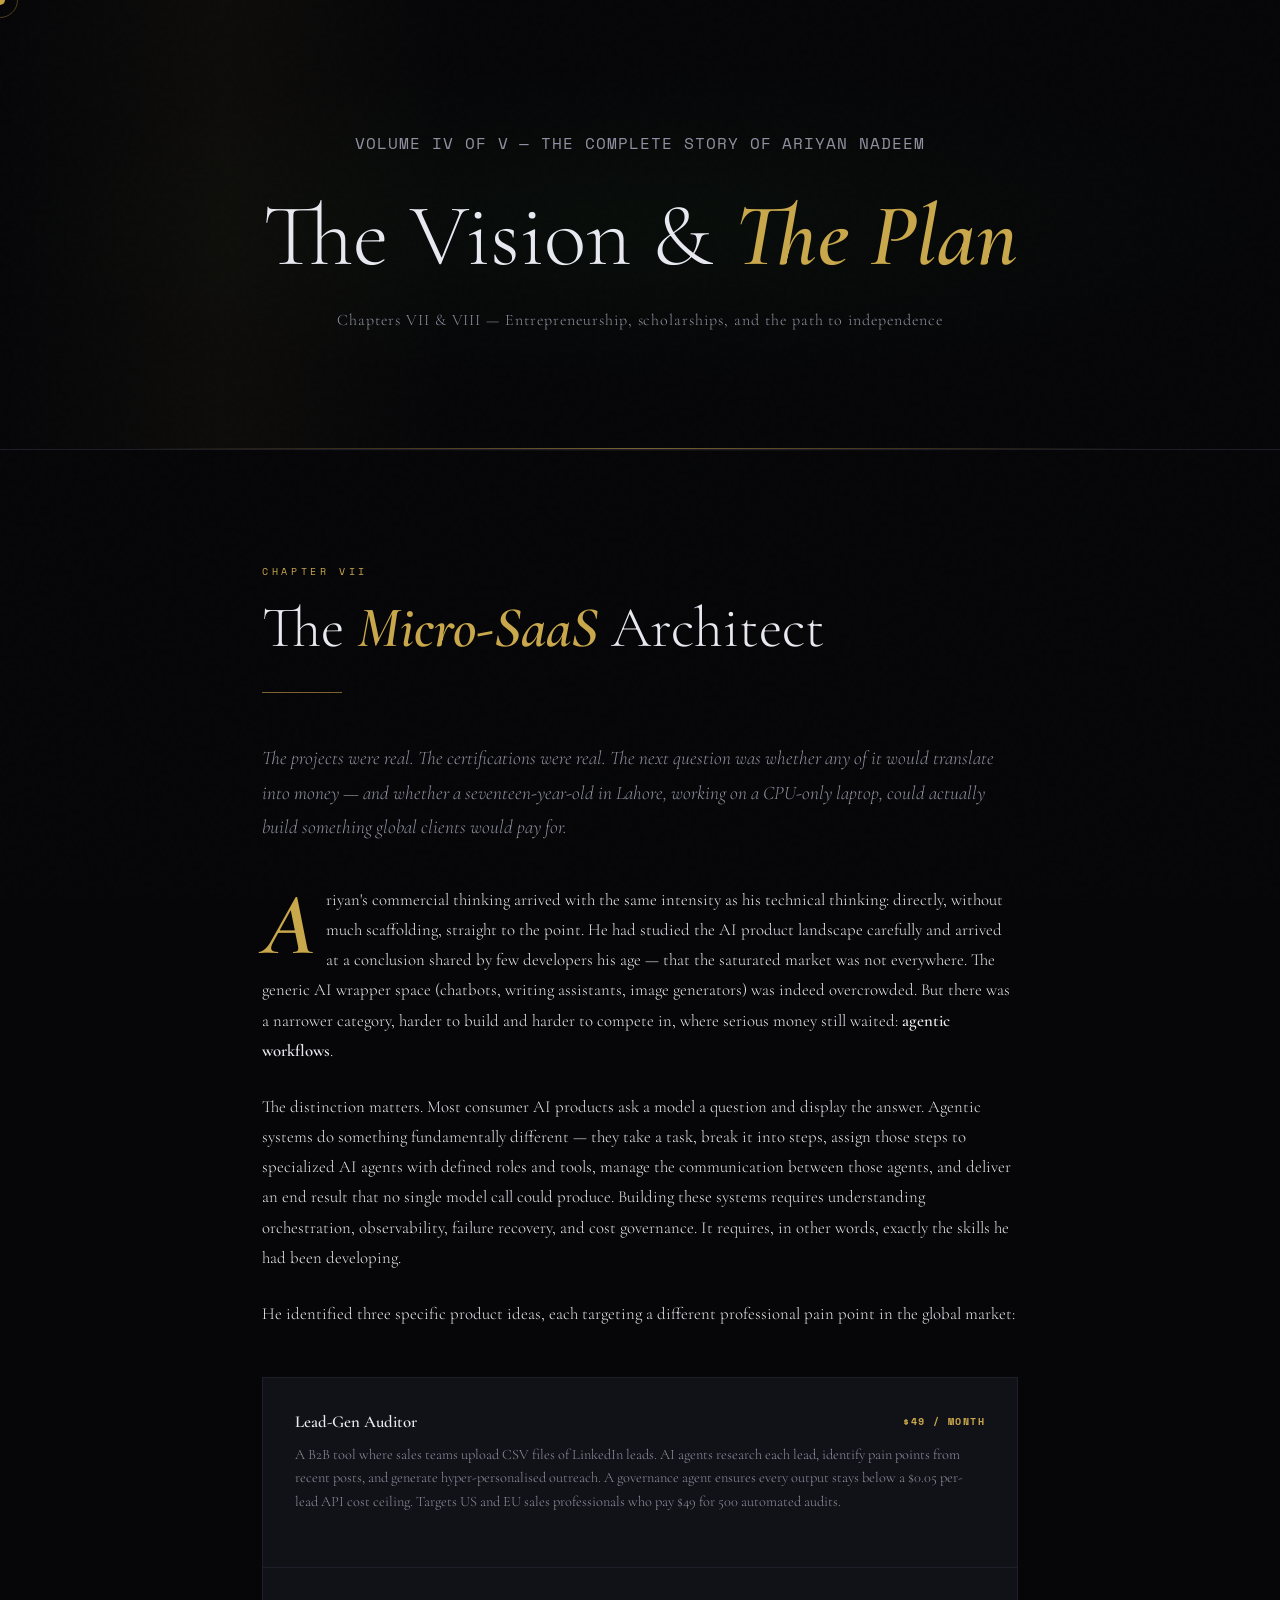
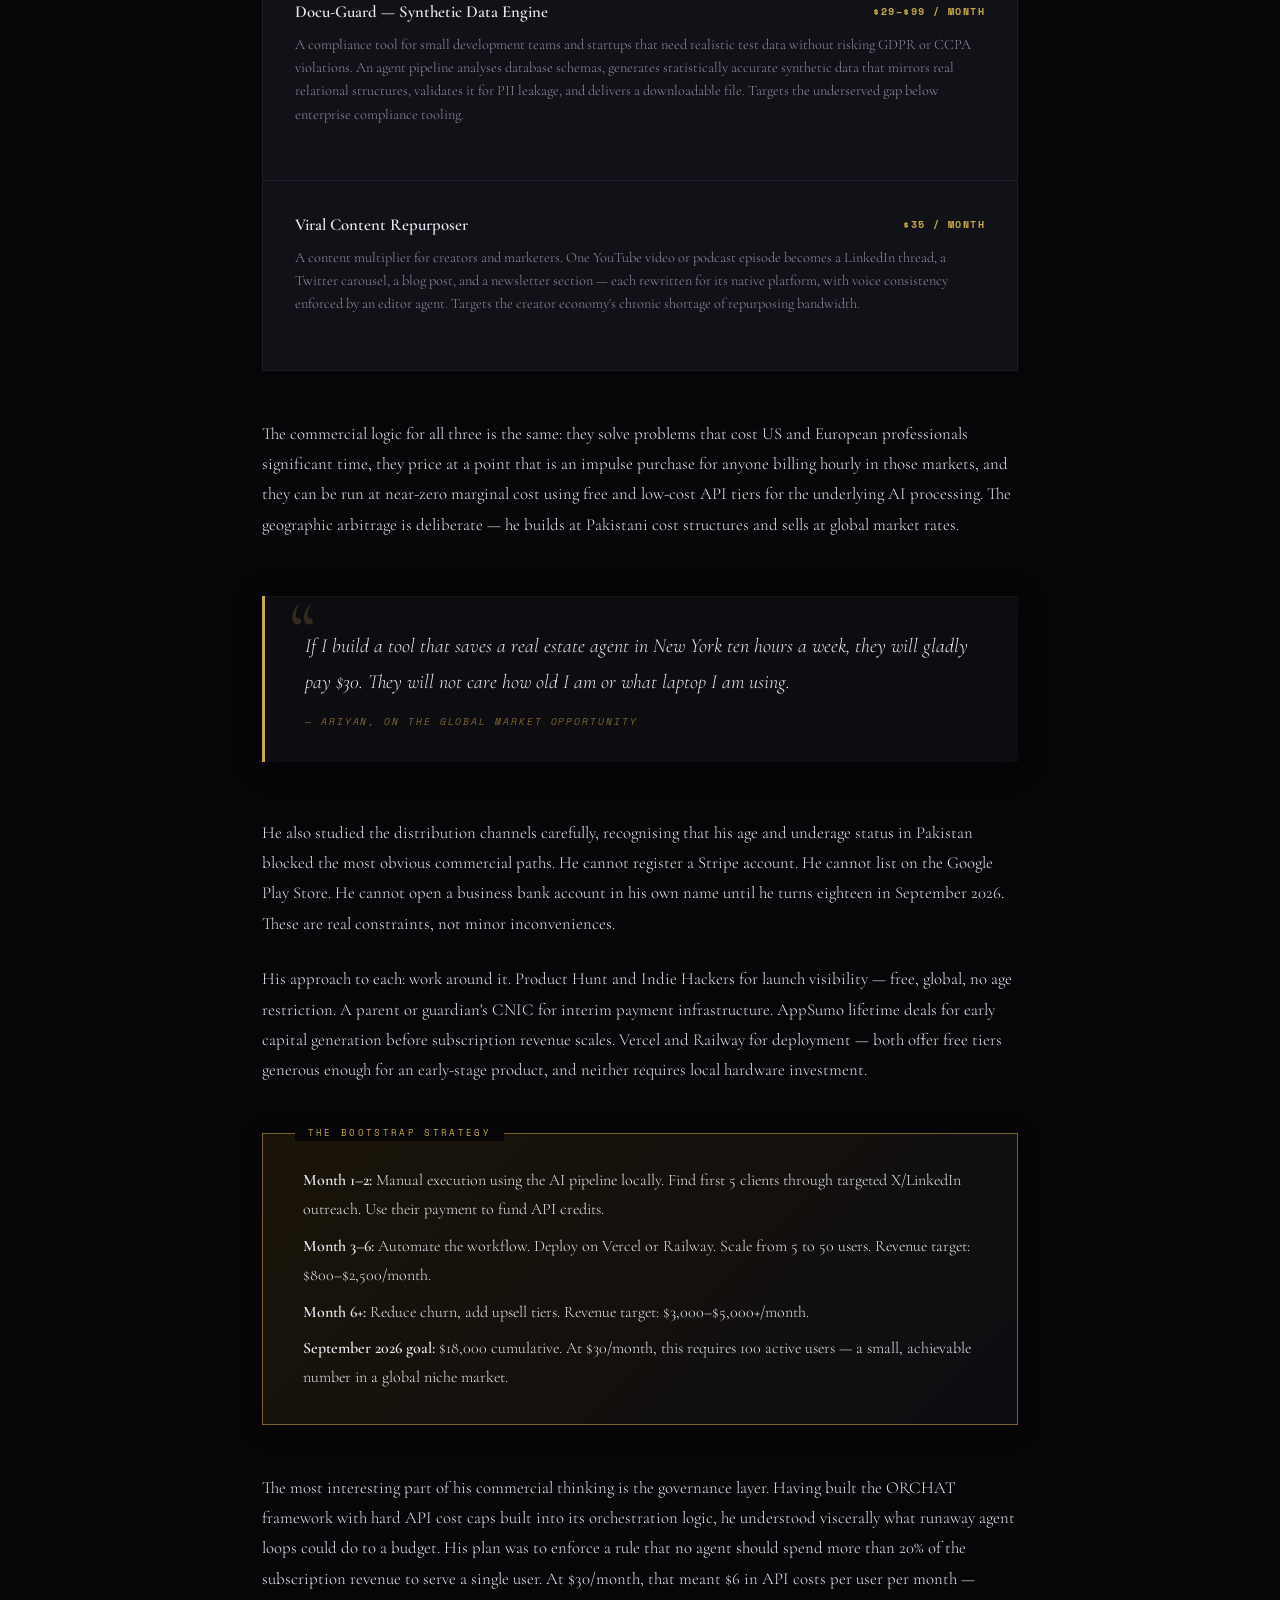
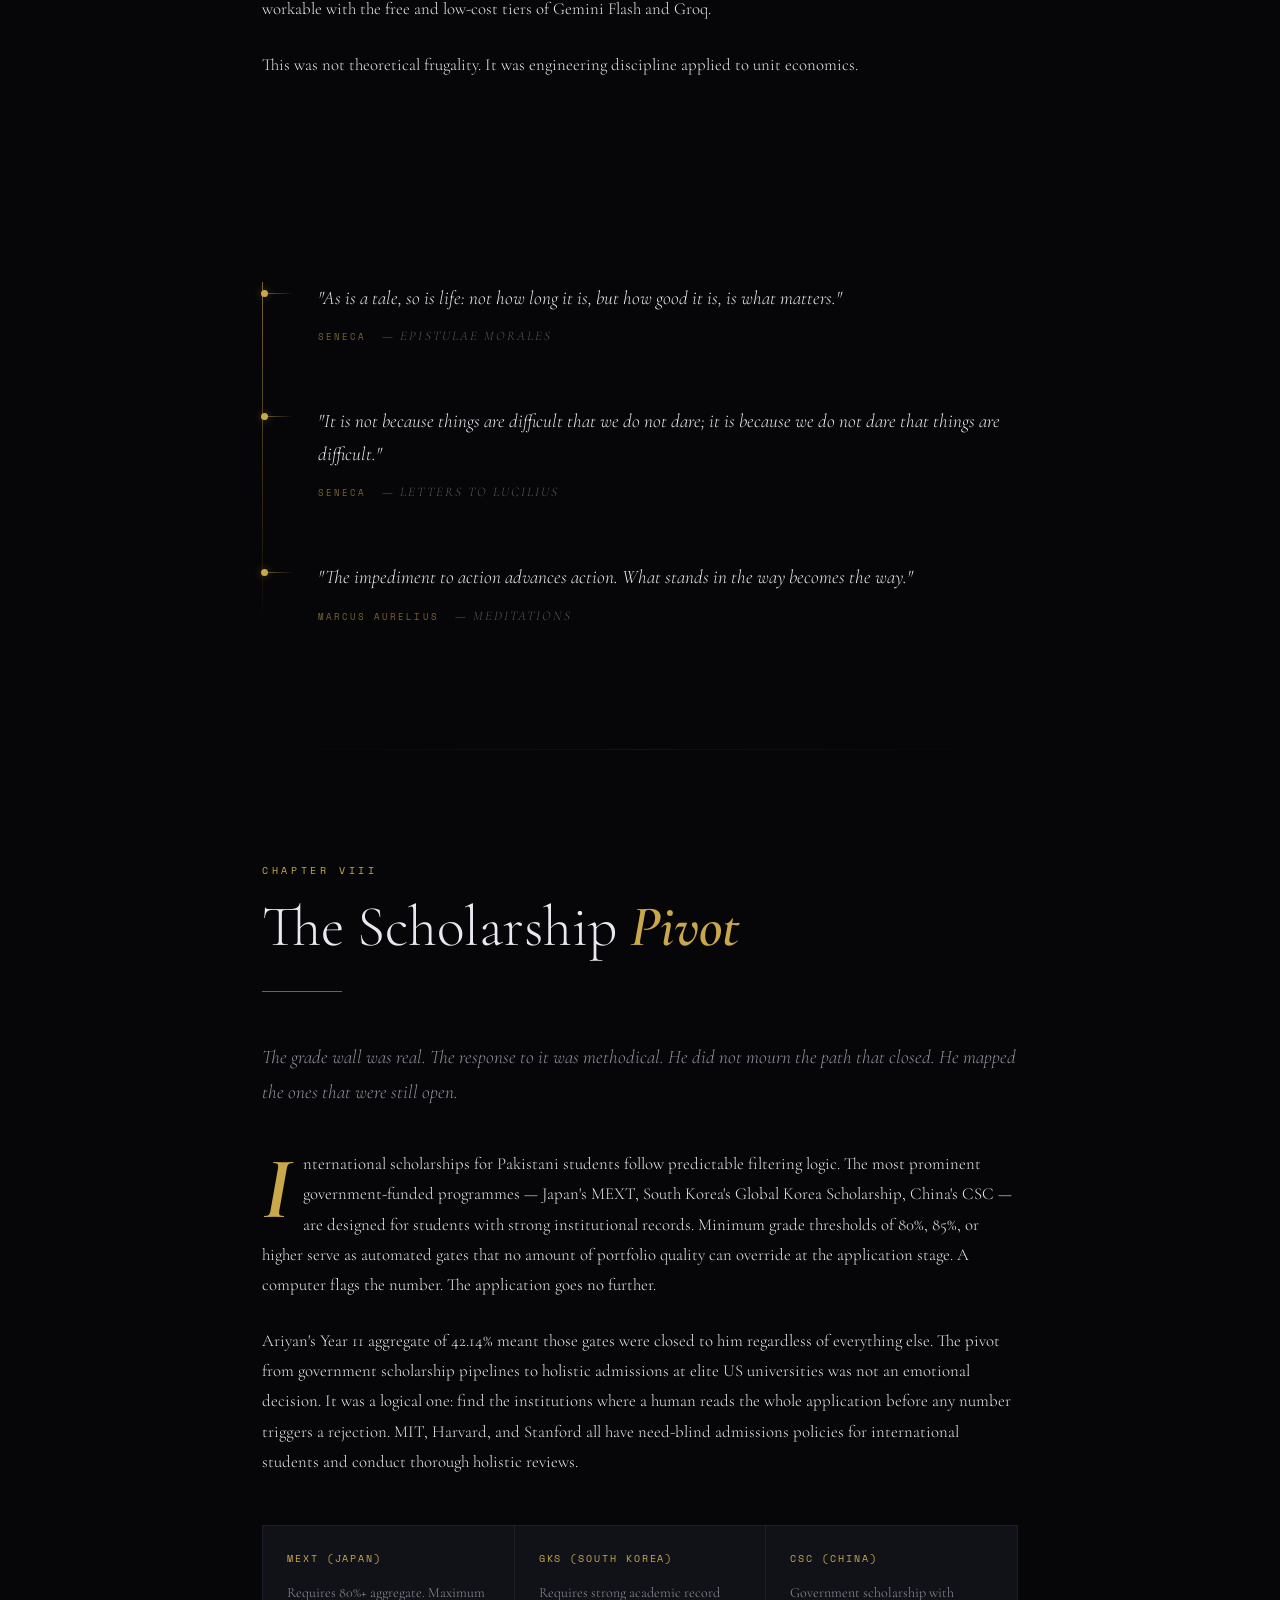
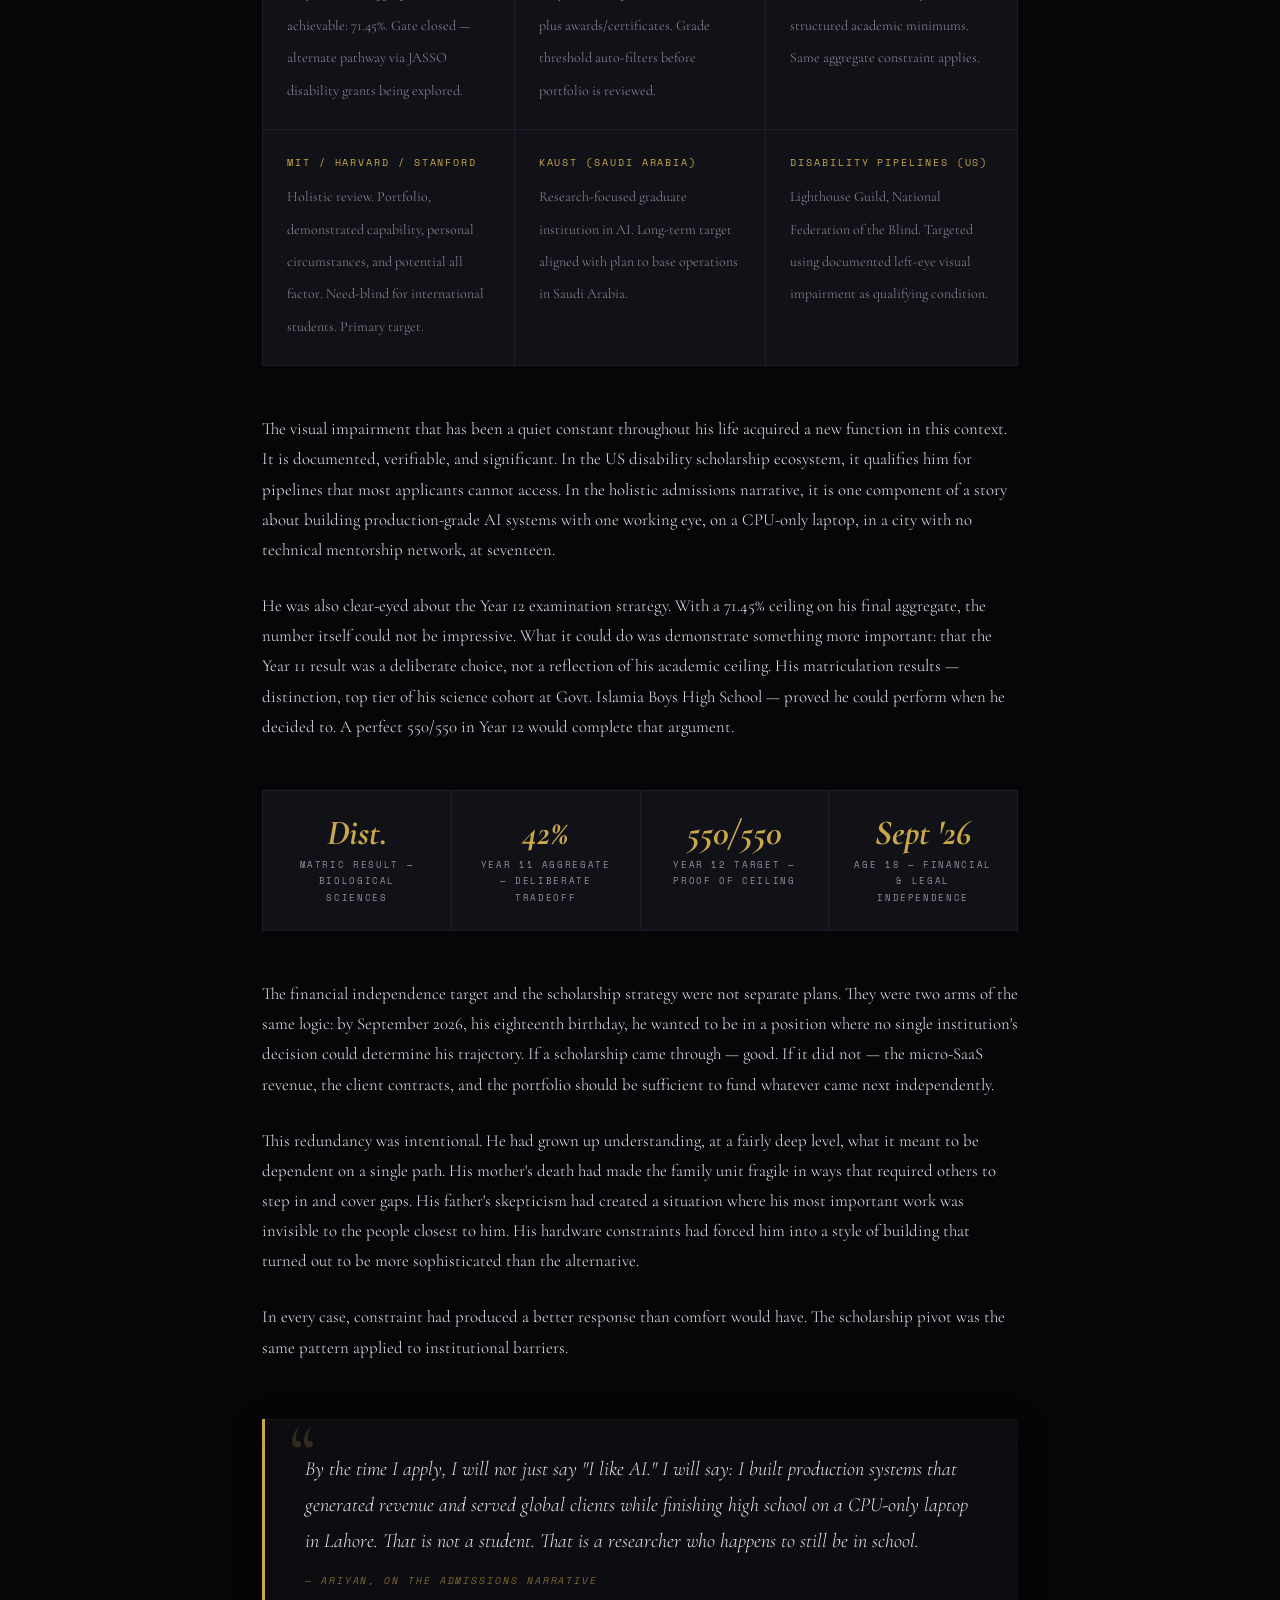
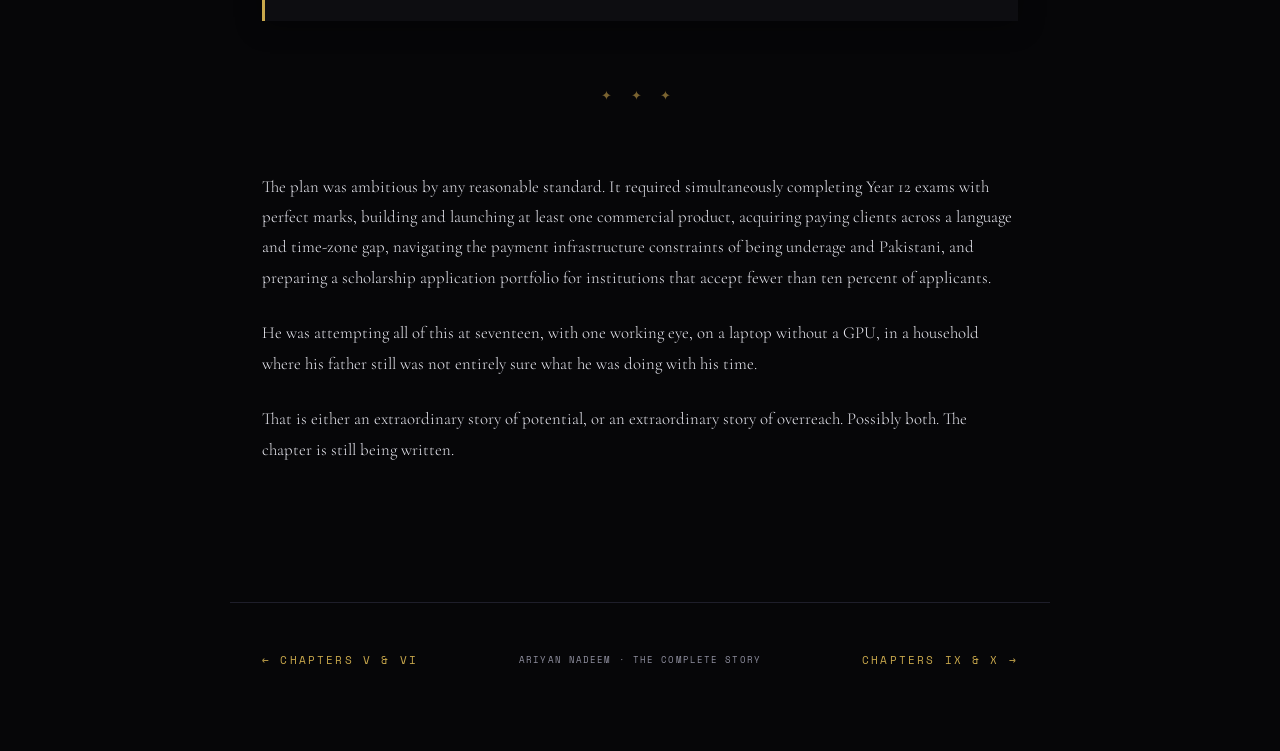
<file: ariyan_ch4.html>
<!DOCTYPE html>
<html lang="en">
<head>
<meta charset="UTF-8">
<meta name="viewport" content="width=device-width, initial-scale=1.0">
<title>Ariyan — Chapter VII & VIII: The Vision</title>
<link rel="stylesheet" href="animations.css">
<link href="https://fonts.googleapis.com/css2?family=Cormorant+Garamond:ital,wght@0,300;0,400;0,600;0,700;1,300;1,400&family=Space+Mono:ital,wght@0,400;0,700;1,400&display=swap" rel="stylesheet">
<style>
  :root {
    --black: #060608; --deep: #0d0d12; --panel: #111118;
    --border: #1e1e2a; --gold: #c9a84c; --gold-dim: #7a6330;
    --ash: #9090a0; --white: #e8e8f0;
  }
  * { margin: 0; padding: 0; box-sizing: border-box; }
  html { scroll-behavior: smooth; }
  body {
    background: var(--black); color: var(--white);
    font-family: 'Cormorant Garamond', serif;
    font-size: 18px; line-height: 1.8; overflow-x: hidden;
  }
  body::before {
    content: ''; position: fixed; inset: 0;
    background-image: url("data:image/svg+xml,%3Csvg viewBox='0 0 200 200' xmlns='http://www.w3.org/2000/svg'%3E%3Cfilter id='noise'%3E%3CfeTurbulence type='fractalNoise' baseFrequency='0.85' numOctaves='4' stitchTiles='stitch'/%3E%3C/filter%3E%3Crect width='100%25' height='100%25' filter='url(%23noise)' opacity='0.03'/%3E%3C/svg%3E");
    pointer-events: none; z-index: 9999; opacity: 0.4;
  }

  .masthead {
    min-height: 50vh; display: flex; flex-direction: column;
    justify-content: center; align-items: center; text-align: center;
    padding: 5rem 2rem 4rem;
    background: radial-gradient(ellipse 70% 50% at 50% 50%, #080d0a 0%, var(--black) 70%);
    border-bottom: 1px solid var(--border); position: relative;
  }
  .masthead::after {
    content: ''; position: absolute; bottom: 0; left: 10%; right: 10%;
    height: 1px; background: linear-gradient(90deg, transparent, var(--gold-dim), transparent);
  }
  .vol-label {
    font-family: 'Space Mono', monospace; font-size: 0.65rem;
    letter-spacing: 0.35em; color: var(--gold); text-transform: uppercase;
    margin-bottom: 2rem; animation: fadeUp 0.8s ease 0.2s both;
  }
  .masthead h1 {
    font-size: clamp(2.5rem, 7vw, 5.5rem); font-weight: 300; line-height: 1.05;
    animation: fadeUp 1s ease 0.4s both;
  }
  .masthead h1 em { font-style: italic; color: var(--gold); font-weight: 600; }
  .masthead p {
    margin-top: 1.5rem; font-size: 1rem; color: var(--ash);
    font-weight: 300; letter-spacing: 0.06em; animation: fadeUp 0.8s ease 0.7s both;
  }

  @keyframes fadeUp {
    from { opacity: 0; transform: translateY(16px); }
    to   { opacity: 1; transform: translateY(0); }
  }

  .chapter { max-width: 820px; margin: 0 auto; padding: 7rem 2rem; }
  .chapter + .chapter { border-top: 1px solid var(--border); }

  .chapter-number {
    font-family: 'Space Mono', monospace; font-size: 0.65rem;
    letter-spacing: 0.35em; color: var(--gold); text-transform: uppercase;
    margin-bottom: 1rem; display: block;
  }
  .chapter-title { font-size: clamp(2rem, 5vw, 3.6rem); font-weight: 300; line-height: 1.1; margin-bottom: 0.5rem; }
  .chapter-title em { font-style: italic; color: var(--gold); font-weight: 600; }
  .divider { width: 80px; height: 1px; background: var(--gold-dim); margin: 2rem 0 3rem; }

  p { margin-bottom: 1.6rem; font-size: 1.05rem; font-weight: 300; color: var(--white); }
  p.lead { font-size: 1.2rem; color: var(--ash); font-style: italic; margin-bottom: 2.5rem; }

  .drop-cap::first-letter {
    float: left; font-size: 5.5rem; font-weight: 700;
    line-height: 0.75; margin-right: 0.12em; margin-top: 0.08em;
    color: var(--gold); font-style: italic;
  }

  blockquote {
    margin: 3.5rem 0; padding: 2rem 2.5rem;
    border-left: 3px solid var(--gold); background: var(--panel); position: relative;
  }
  blockquote::before {
    content: '\201C'; position: absolute; top: -0.4rem; left: 1.5rem;
    font-size: 5rem; color: var(--gold); opacity: 0.2; line-height: 1;
  }
  blockquote p { font-size: 1.25rem; font-style: italic; margin-bottom: 0.5rem; }
  blockquote cite {
    font-family: 'Space Mono', monospace; font-size: 0.6rem;
    letter-spacing: 0.2em; color: var(--gold-dim);
    text-transform: uppercase; display: block; margin-top: 0.8rem;
  }

  /* Revenue table */
  .revenue-table {
    width: 100%; border-collapse: collapse; margin: 3rem 0;
    font-size: 0.95rem;
  }
  .revenue-table th {
    background: var(--panel); color: var(--gold);
    font-family: 'Space Mono', monospace; font-size: 0.6rem;
    letter-spacing: 0.2em; text-transform: uppercase;
    padding: 1rem 1.2rem; text-align: left;
    border-bottom: 1px solid var(--border);
  }
  .revenue-table td {
    padding: 1rem 1.2rem; border-bottom: 1px solid var(--border);
    color: var(--white); font-weight: 300;
  }
  .revenue-table tr:hover td { background: var(--panel); }
  .revenue-table td:last-child { color: var(--gold); font-weight: 600; }

  .highlight-box {
    background: linear-gradient(135deg, #1a1408 0%, #0d0d12 100%);
    border: 1px solid var(--gold-dim);
    padding: 2rem 2.5rem; margin: 3rem 0; position: relative;
  }
  .highlight-box::before {
    content: attr(data-label); position: absolute; top: -0.6rem; left: 2rem;
    background: var(--black); padding: 0 0.8rem;
    font-family: 'Space Mono', monospace; font-size: 0.58rem;
    letter-spacing: 0.25em; color: var(--gold); text-transform: uppercase;
  }
  .highlight-box p { margin-bottom: 0.5rem; font-size: 1rem; }
  .highlight-box p:last-child { margin-bottom: 0; }

  /* Niche cards */
  .niche-grid { display: grid; gap: 1px; background: var(--border); margin: 3rem 0; border: 1px solid var(--border); }
  .niche-card { background: var(--panel); padding: 1.8rem 2rem; }
  .niche-title {
    font-size: 1.05rem; font-weight: 600; color: var(--white);
    margin-bottom: 0.4rem; display: flex;
    justify-content: space-between; align-items: center;
  }
  .niche-price {
    font-family: 'Space Mono', monospace; font-size: 0.6rem;
    letter-spacing: 0.15em; color: var(--gold); text-transform: uppercase;
  }
  .niche-desc { font-size: 0.9rem; color: var(--ash); font-weight: 300; line-height: 1.6; }

  /* Scholarship table */
  .schol-grid {
    display: grid; grid-template-columns: repeat(auto-fit, minmax(220px, 1fr));
    gap: 1px; background: var(--border); margin: 3rem 0; border: 1px solid var(--border);
  }
  .schol-cell { background: var(--panel); padding: 1.5rem; }
  .schol-name {
    font-family: 'Space Mono', monospace; font-size: 0.6rem;
    letter-spacing: 0.2em; color: var(--gold); text-transform: uppercase;
    display: block; margin-bottom: 0.5rem;
  }
  .schol-status { font-size: 0.88rem; color: var(--ash); font-weight: 300; line-height: 1.5; }

  .stat-row {
    display: grid; grid-template-columns: repeat(auto-fit, minmax(130px, 1fr));
    gap: 1px; background: var(--border); margin: 3rem 0; border: 1px solid var(--border);
  }
  .stat-card { background: var(--panel); padding: 1.5rem; text-align: center; }
  .stat-num { display: block; font-size: 2.2rem; font-weight: 700; color: var(--gold); line-height: 1; margin-bottom: 0.4rem; font-style: italic; }
  .stat-label { font-family: 'Space Mono', monospace; font-size: 0.57rem; letter-spacing: 0.18em; color: var(--ash); text-transform: uppercase; display: block; }

  .section-break { text-align: center; margin: 4rem 0; color: var(--gold-dim); letter-spacing: 0.5em; font-size: 0.8rem; }

  .page-nav {
    max-width: 820px; margin: 0 auto; padding: 3rem 2rem 5rem;
    display: flex; justify-content: space-between; align-items: center;
    border-top: 1px solid var(--border);
  }
  .page-nav a {
    font-family: 'Space Mono', monospace; font-size: 0.68rem;
    letter-spacing: 0.2em; color: var(--gold); text-decoration: none;
    text-transform: uppercase; transition: opacity 0.2s;
  }
  .page-nav a:hover { opacity: 0.7; }
  .page-nav .center { font-family: 'Space Mono', monospace; font-size: 0.58rem; color: var(--ash); letter-spacing: 0.12em; }

  em { font-style: italic; color: var(--gold); }
  strong { font-weight: 600; color: var(--white); }

  /* bento stat override */
  .stat-bento { display:grid; grid-template-columns:repeat(auto-fit,minmax(160px,1fr)); gap:1px; background:var(--border); margin:3rem 0; border:1px solid var(--border); }
  .stat-bento-cell { background:var(--panel); padding:1.5rem; text-align:center; position:relative; overflow:hidden; transition:background .2s; }
  .stat-bento-cell:hover { background:#16161f; }
  .stat-bento-cell::after { content:''; position:absolute; bottom:0; left:0; right:0; height:1px; background:linear-gradient(90deg,transparent,rgba(201,168,76,.25),transparent); transform:scaleX(0); transition:transform .4s ease; }
  .stat-bento-cell:hover::after { transform:scaleX(1); }

</style>
</head>
<body>
<div class="progress-bar"></div>
<div class="custom-cursor"></div>
<div class="cursor-ring"></div>

<header class="masthead">
  <div class="hero-shimmer"></div>
  <p class="vol-label">Volume IV of V — The Complete Story of Ariyan Nadeem</p>
  <h1>The Vision &amp; <em>The Plan</em></h1>
  <p>Chapters VII &amp; VIII — Entrepreneurship, scholarships, and the path to independence</p>
</header>

<!-- ══ CHAPTER VII ══ -->
<article class="chapter sr">
  <span class="chapter-number">Chapter VII</span>
  <h2 class="chapter-title">The <em>Micro-SaaS</em> Architect</h2>
  <div class="divider"></div>

  <p class="lead">The projects were real. The certifications were real. The next question was whether any of it would translate into money — and whether a seventeen-year-old in Lahore, working on a CPU-only laptop, could actually build something global clients would pay for.</p>

  <p class="drop-cap">Ariyan's commercial thinking arrived with the same intensity as his technical thinking: directly, without much scaffolding, straight to the point. He had studied the AI product landscape carefully and arrived at a conclusion shared by few developers his age — that the saturated market was not everywhere. The generic AI wrapper space (chatbots, writing assistants, image generators) was indeed overcrowded. But there was a narrower category, harder to build and harder to compete in, where serious money still waited: <strong>agentic workflows</strong>.</p>

  <p>The distinction matters. Most consumer AI products ask a model a question and display the answer. Agentic systems do something fundamentally different — they take a task, break it into steps, assign those steps to specialized AI agents with defined roles and tools, manage the communication between those agents, and deliver an end result that no single model call could produce. Building these systems requires understanding orchestration, observability, failure recovery, and cost governance. It requires, in other words, exactly the skills he had been developing.</p>

  <p>He identified three specific product ideas, each targeting a different professional pain point in the global market:</p>

  <div class="niche-grid">
    <div class="niche-card">
      <div class="niche-title">
        Lead-Gen Auditor
        <span class="niche-price">$49 / month</span>
      </div>
      <p class="niche-desc">A B2B tool where sales teams upload CSV files of LinkedIn leads. AI agents research each lead, identify pain points from recent posts, and generate hyper-personalised outreach. A governance agent ensures every output stays below a $0.05 per-lead API cost ceiling. Targets US and EU sales professionals who pay $49 for 500 automated audits.</p>
    </div>
    <div class="niche-card">
      <div class="niche-title">
        Docu-Guard — Synthetic Data Engine
        <span class="niche-price">$29–$99 / month</span>
      </div>
      <p class="niche-desc">A compliance tool for small development teams and startups that need realistic test data without risking GDPR or CCPA violations. An agent pipeline analyses database schemas, generates statistically accurate synthetic data that mirrors real relational structures, validates it for PII leakage, and delivers a downloadable file. Targets the underserved gap below enterprise compliance tooling.</p>
    </div>
    <div class="niche-card">
      <div class="niche-title">
        Viral Content Repurposer
        <span class="niche-price">$35 / month</span>
      </div>
      <p class="niche-desc">A content multiplier for creators and marketers. One YouTube video or podcast episode becomes a LinkedIn thread, a Twitter carousel, a blog post, and a newsletter section — each rewritten for its native platform, with voice consistency enforced by an editor agent. Targets the creator economy's chronic shortage of repurposing bandwidth.</p>
    </div>
  </div>

  <p>The commercial logic for all three is the same: they solve problems that cost US and European professionals significant time, they price at a point that is an impulse purchase for anyone billing hourly in those markets, and they can be run at near-zero marginal cost using free and low-cost API tiers for the underlying AI processing. The geographic arbitrage is deliberate — he builds at Pakistani cost structures and sells at global market rates.</p>

  <blockquote class="sr sr-left">
    <p>If I build a tool that saves a real estate agent in New York ten hours a week, they will gladly pay $30. They will not care how old I am or what laptop I am using.</p>
    <cite>— Ariyan, on the global market opportunity</cite>
  </blockquote>

  <p>He also studied the distribution channels carefully, recognising that his age and underage status in Pakistan blocked the most obvious commercial paths. He cannot register a Stripe account. He cannot list on the Google Play Store. He cannot open a business bank account in his own name until he turns eighteen in September 2026. These are real constraints, not minor inconveniences.</p>

  <p>His approach to each: work around it. Product Hunt and Indie Hackers for launch visibility — free, global, no age restriction. A parent or guardian's CNIC for interim payment infrastructure. AppSumo lifetime deals for early capital generation before subscription revenue scales. Vercel and Railway for deployment — both offer free tiers generous enough for an early-stage product, and neither requires local hardware investment.</p>

  <div class="highlight-box" data-label="The Bootstrap Strategy">
    <p><strong>Month 1–2:</strong> Manual execution using the AI pipeline locally. Find first 5 clients through targeted X/LinkedIn outreach. Use their payment to fund API credits.</p>
    <p><strong>Month 3–6:</strong> Automate the workflow. Deploy on Vercel or Railway. Scale from 5 to 50 users. Revenue target: $800–$2,500/month.</p>
    <p><strong>Month 6+:</strong> Reduce churn, add upsell tiers. Revenue target: $3,000–$5,000+/month.</p>
    <p><strong>September 2026 goal:</strong> $18,000 cumulative. At $30/month, this requires 100 active users — a small, achievable number in a global niche market.</p>
  </div>

  <p>The most interesting part of his commercial thinking is the governance layer. Having built the ORCHAT framework with hard API cost caps built into its orchestration logic, he understood viscerally what runaway agent loops could do to a budget. His plan was to enforce a rule that no agent should spend more than 20% of the subscription revenue to serve a single user. At $30/month, that meant $6 in API costs per user per month — workable with the free and low-cost tiers of Gemini Flash and Groq.</p>

  <p>This was not theoretical frugality. It was engineering discipline applied to unit economics.</p>
</article>

<div class="quote-tree">
  <div class="quote-tree-inner">
    <div class="qt-trunk"></div>
    <div class="qt-item">
      <p class="qt-quote">"As is a tale, so is life: not how long it is, but how good it is, is what matters."</p>
      <p class="qt-attr">Seneca <span class="qt-source">— Epistulae Morales</span></p>
    </div>
    <div class="qt-item">
      <p class="qt-quote">"It is not because things are difficult that we do not dare; it is because we do not dare that things are difficult."</p>
      <p class="qt-attr">Seneca <span class="qt-source">— Letters to Lucilius</span></p>
    </div>
    <div class="qt-item">
      <p class="qt-quote">"The impediment to action advances action. What stands in the way becomes the way."</p>
      <p class="qt-attr">Marcus Aurelius <span class="qt-source">— Meditations</span></p>
    </div>
  </div>
</div>


<!-- ══ CHAPTER VIII ══ -->
<article class="chapter sr">
  <span class="chapter-number">Chapter VIII</span>
  <h2 class="chapter-title">The Scholarship <em>Pivot</em></h2>
  <div class="divider"></div>

  <p class="lead">The grade wall was real. The response to it was methodical. He did not mourn the path that closed. He mapped the ones that were still open.</p>

  <p class="drop-cap">International scholarships for Pakistani students follow predictable filtering logic. The most prominent government-funded programmes — Japan's MEXT, South Korea's Global Korea Scholarship, China's CSC — are designed for students with strong institutional records. Minimum grade thresholds of 80%, 85%, or higher serve as automated gates that no amount of portfolio quality can override at the application stage. A computer flags the number. The application goes no further.</p>

  <p>Ariyan's Year 11 aggregate of 42.14% meant those gates were closed to him regardless of everything else. The pivot from government scholarship pipelines to holistic admissions at elite US universities was not an emotional decision. It was a logical one: find the institutions where a human reads the whole application before any number triggers a rejection. MIT, Harvard, and Stanford all have need-blind admissions policies for international students and conduct thorough holistic reviews.</p>

  <div class="schol-grid">
    <div class="schol-cell">
      <span class="schol-name">MEXT (Japan)</span>
      <span class="schol-status">Requires 80%+ aggregate. Maximum achievable: 71.45%. Gate closed — alternate pathway via JASSO disability grants being explored.</span>
    </div>
    <div class="schol-cell">
      <span class="schol-name">GKS (South Korea)</span>
      <span class="schol-status">Requires strong academic record plus awards/certificates. Grade threshold auto-filters before portfolio is reviewed.</span>
    </div>
    <div class="schol-cell">
      <span class="schol-name">CSC (China)</span>
      <span class="schol-status">Government scholarship with structured academic minimums. Same aggregate constraint applies.</span>
    </div>
    <div class="schol-cell">
      <span class="schol-name">MIT / Harvard / Stanford</span>
      <span class="schol-status">Holistic review. Portfolio, demonstrated capability, personal circumstances, and potential all factor. Need-blind for international students. Primary target.</span>
    </div>
    <div class="schol-cell">
      <span class="schol-name">KAUST (Saudi Arabia)</span>
      <span class="schol-status">Research-focused graduate institution in AI. Long-term target aligned with plan to base operations in Saudi Arabia.</span>
    </div>
    <div class="schol-cell">
      <span class="schol-name">Disability Pipelines (US)</span>
      <span class="schol-status">Lighthouse Guild, National Federation of the Blind. Targeted using documented left-eye visual impairment as qualifying condition.</span>
    </div>
  </div>

  <p>The visual impairment that has been a quiet constant throughout his life acquired a new function in this context. It is documented, verifiable, and significant. In the US disability scholarship ecosystem, it qualifies him for pipelines that most applicants cannot access. In the holistic admissions narrative, it is one component of a story about building production-grade AI systems with one working eye, on a CPU-only laptop, in a city with no technical mentorship network, at seventeen.</p>

  <p>He was also clear-eyed about the Year 12 examination strategy. With a 71.45% ceiling on his final aggregate, the number itself could not be impressive. What it could do was demonstrate something more important: that the Year 11 result was a deliberate choice, not a reflection of his academic ceiling. His matriculation results — distinction, top tier of his science cohort at Govt. Islamia Boys High School — proved he could perform when he decided to. A perfect 550/550 in Year 12 would complete that argument.</p>

  <div class="stat-bento bento">
    <div class="stat-bento-cell bento-cell">
      <span class="stat-num">Dist.</span>
      <span class="stat-label">Matric result — biological sciences</span>
    </div>
    <div class="stat-bento-cell bento-cell">
      <span class="stat-num">42%</span>
      <span class="stat-label">Year 11 aggregate — deliberate tradeoff</span>
    </div>
    <div class="stat-bento-cell bento-cell">
      <span class="stat-num">550/550</span>
      <span class="stat-label">Year 12 target — proof of ceiling</span>
    </div>
    <div class="stat-bento-cell bento-cell">
      <span class="stat-num">Sept '26</span>
      <span class="stat-label">Age 18 — financial & legal independence</span>
    </div>
  </div>

  <p>The financial independence target and the scholarship strategy were not separate plans. They were two arms of the same logic: by September 2026, his eighteenth birthday, he wanted to be in a position where no single institution's decision could determine his trajectory. If a scholarship came through — good. If it did not — the micro-SaaS revenue, the client contracts, and the portfolio should be sufficient to fund whatever came next independently.</p>

  <p>This redundancy was intentional. He had grown up understanding, at a fairly deep level, what it meant to be dependent on a single path. His mother's death had made the family unit fragile in ways that required others to step in and cover gaps. His father's skepticism had created a situation where his most important work was invisible to the people closest to him. His hardware constraints had forced him into a style of building that turned out to be more sophisticated than the alternative.</p>

  <p>In every case, constraint had produced a better response than comfort would have. The scholarship pivot was the same pattern applied to institutional barriers.</p>

  <blockquote class="sr sr-left">
    <p>By the time I apply, I will not just say "I like AI." I will say: I built production systems that generated revenue and served global clients while finishing high school on a CPU-only laptop in Lahore. That is not a student. That is a researcher who happens to still be in school.</p>
    <cite>— Ariyan, on the admissions narrative</cite>
  </blockquote>

  <div class="section-break sr">✦ ✦ ✦</div>

  <p>The plan was ambitious by any reasonable standard. It required simultaneously completing Year 12 exams with perfect marks, building and launching at least one commercial product, acquiring paying clients across a language and time-zone gap, navigating the payment infrastructure constraints of being underage and Pakistani, and preparing a scholarship application portfolio for institutions that accept fewer than ten percent of applicants.</p>

  <p>He was attempting all of this at seventeen, with one working eye, on a laptop without a GPU, in a household where his father still was not entirely sure what he was doing with his time.</p>

  <p>That is either an extraordinary story of potential, or an extraordinary story of overreach. Possibly both. The chapter is still being written.</p>
</article>

<nav class="page-nav sr">
  <a href="ariyan_ch3.html">← Chapters V &amp; VI</a>
  <span class="center">ARIYAN NADEEM · THE COMPLETE STORY</span>
  <a href="ariyan_ch5.html">Chapters IX &amp; X →</a>
</nav>

<script defer src="animations.js"></script>
</body>
</html>
</file>
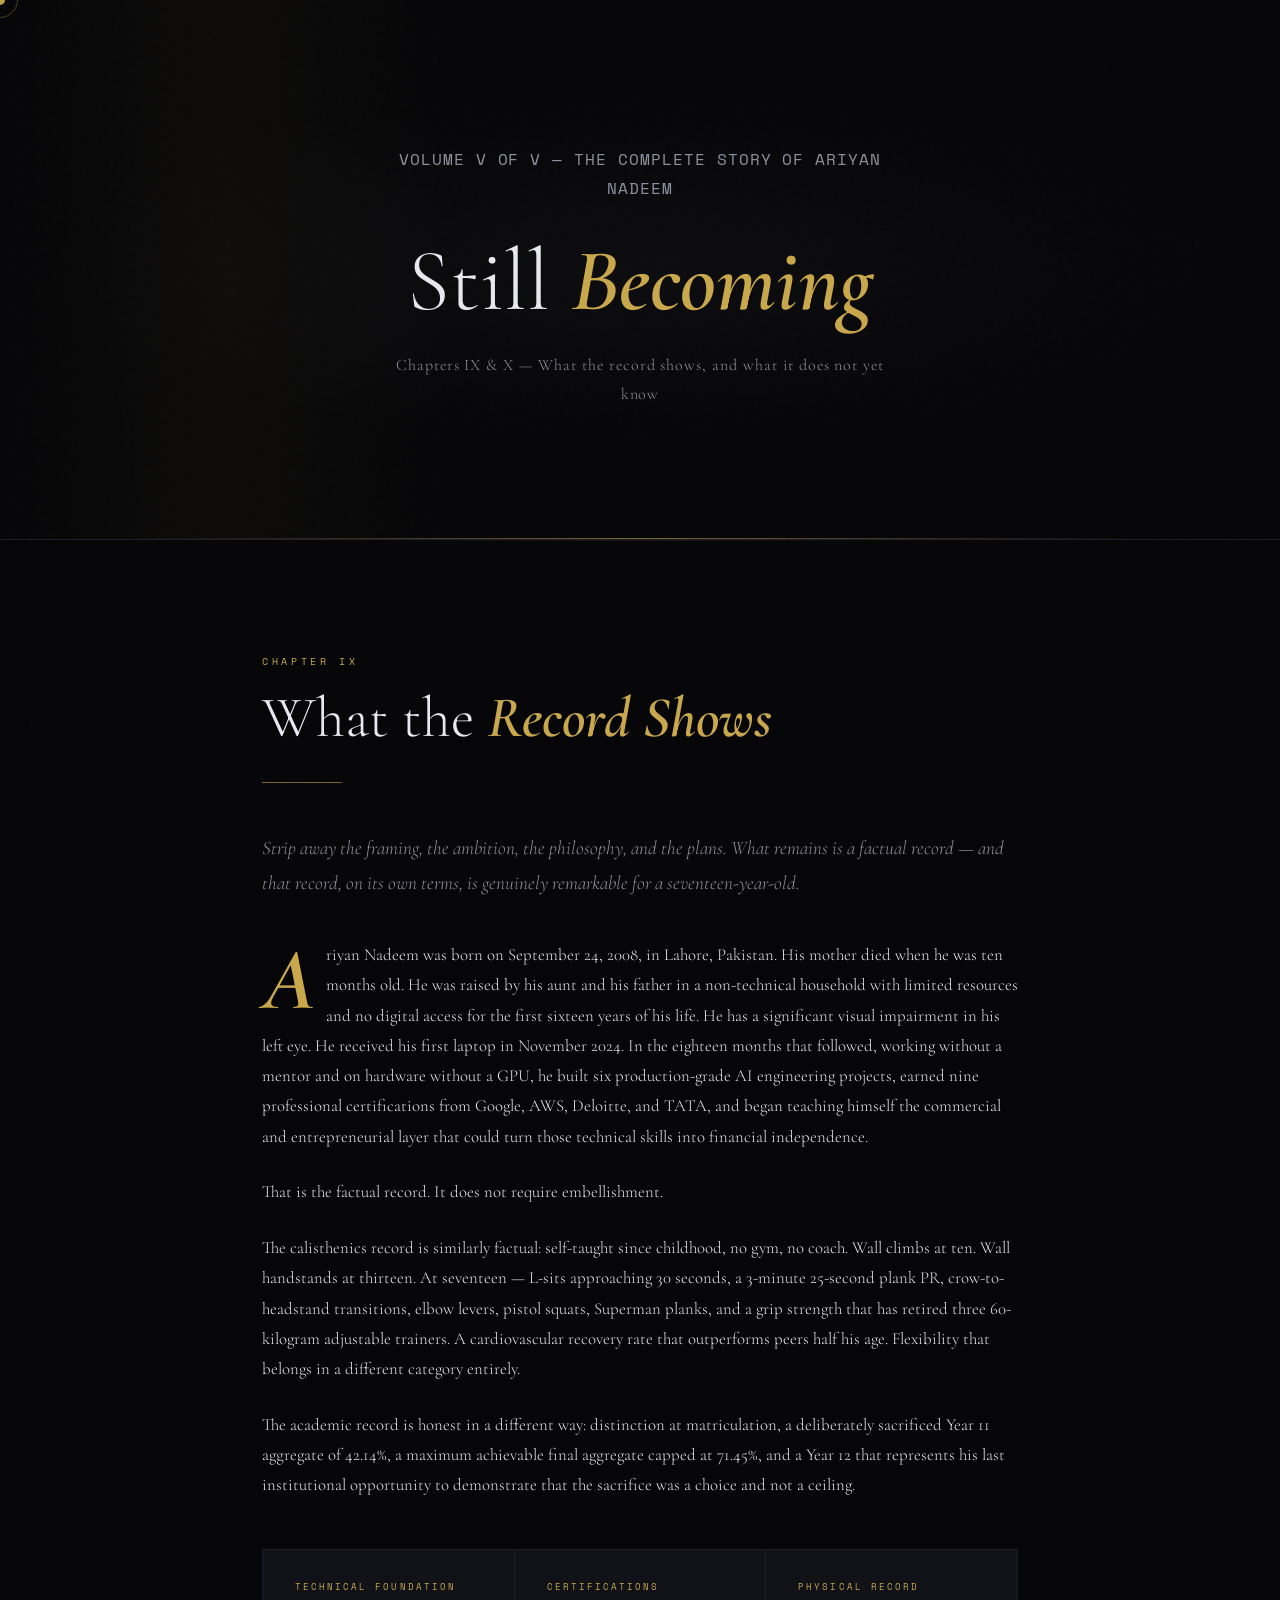
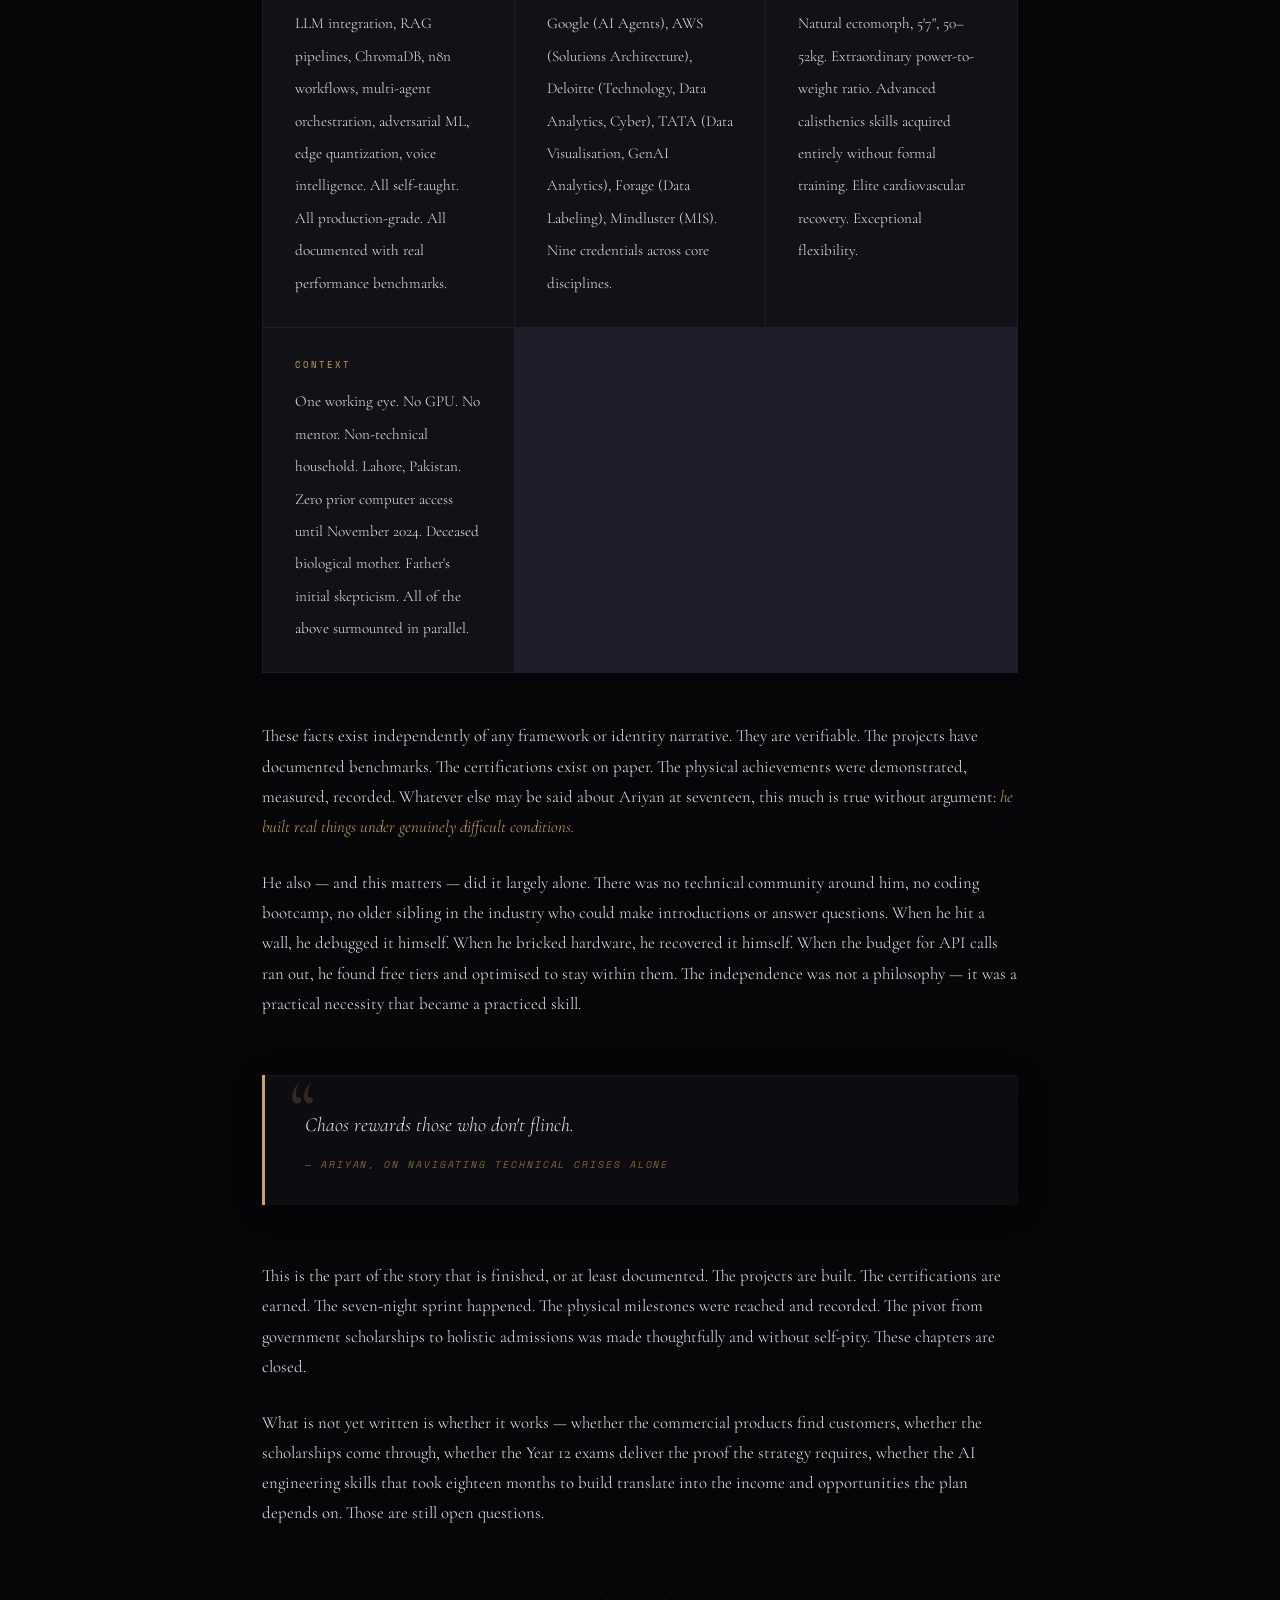
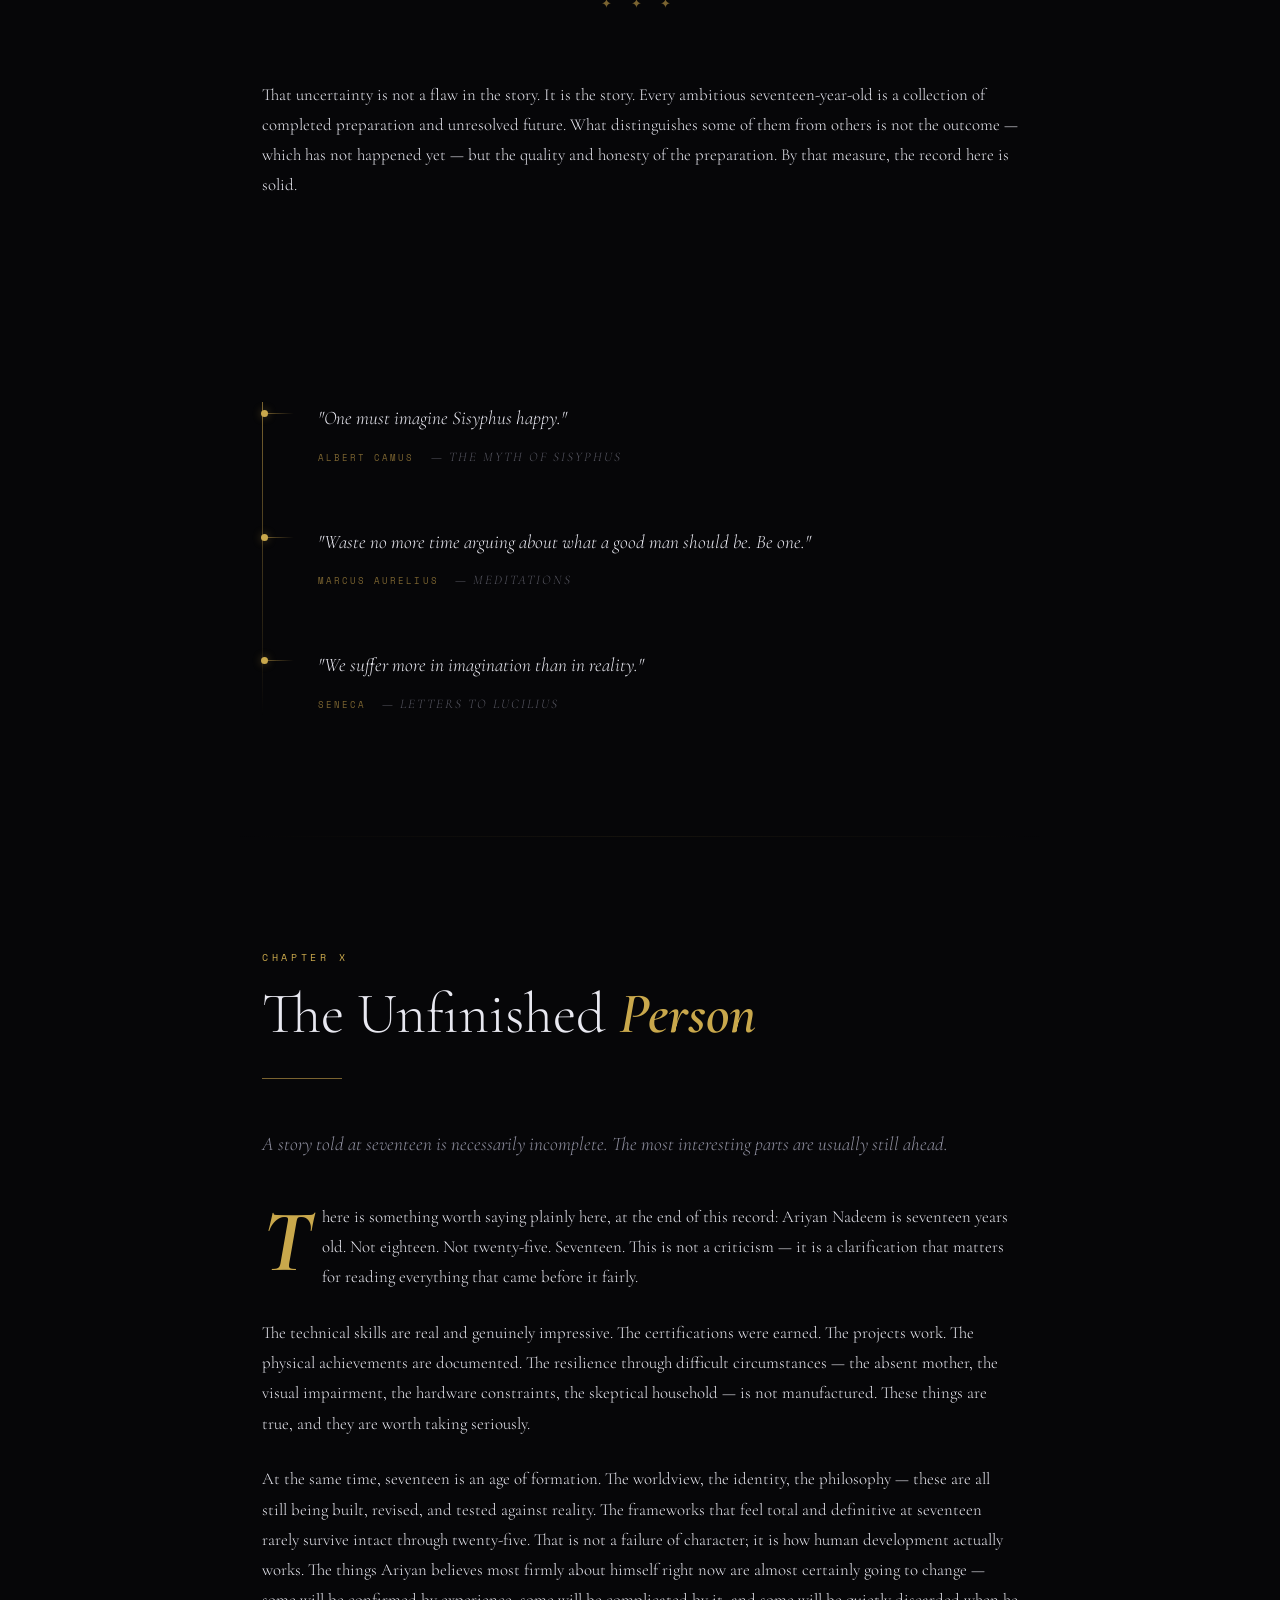
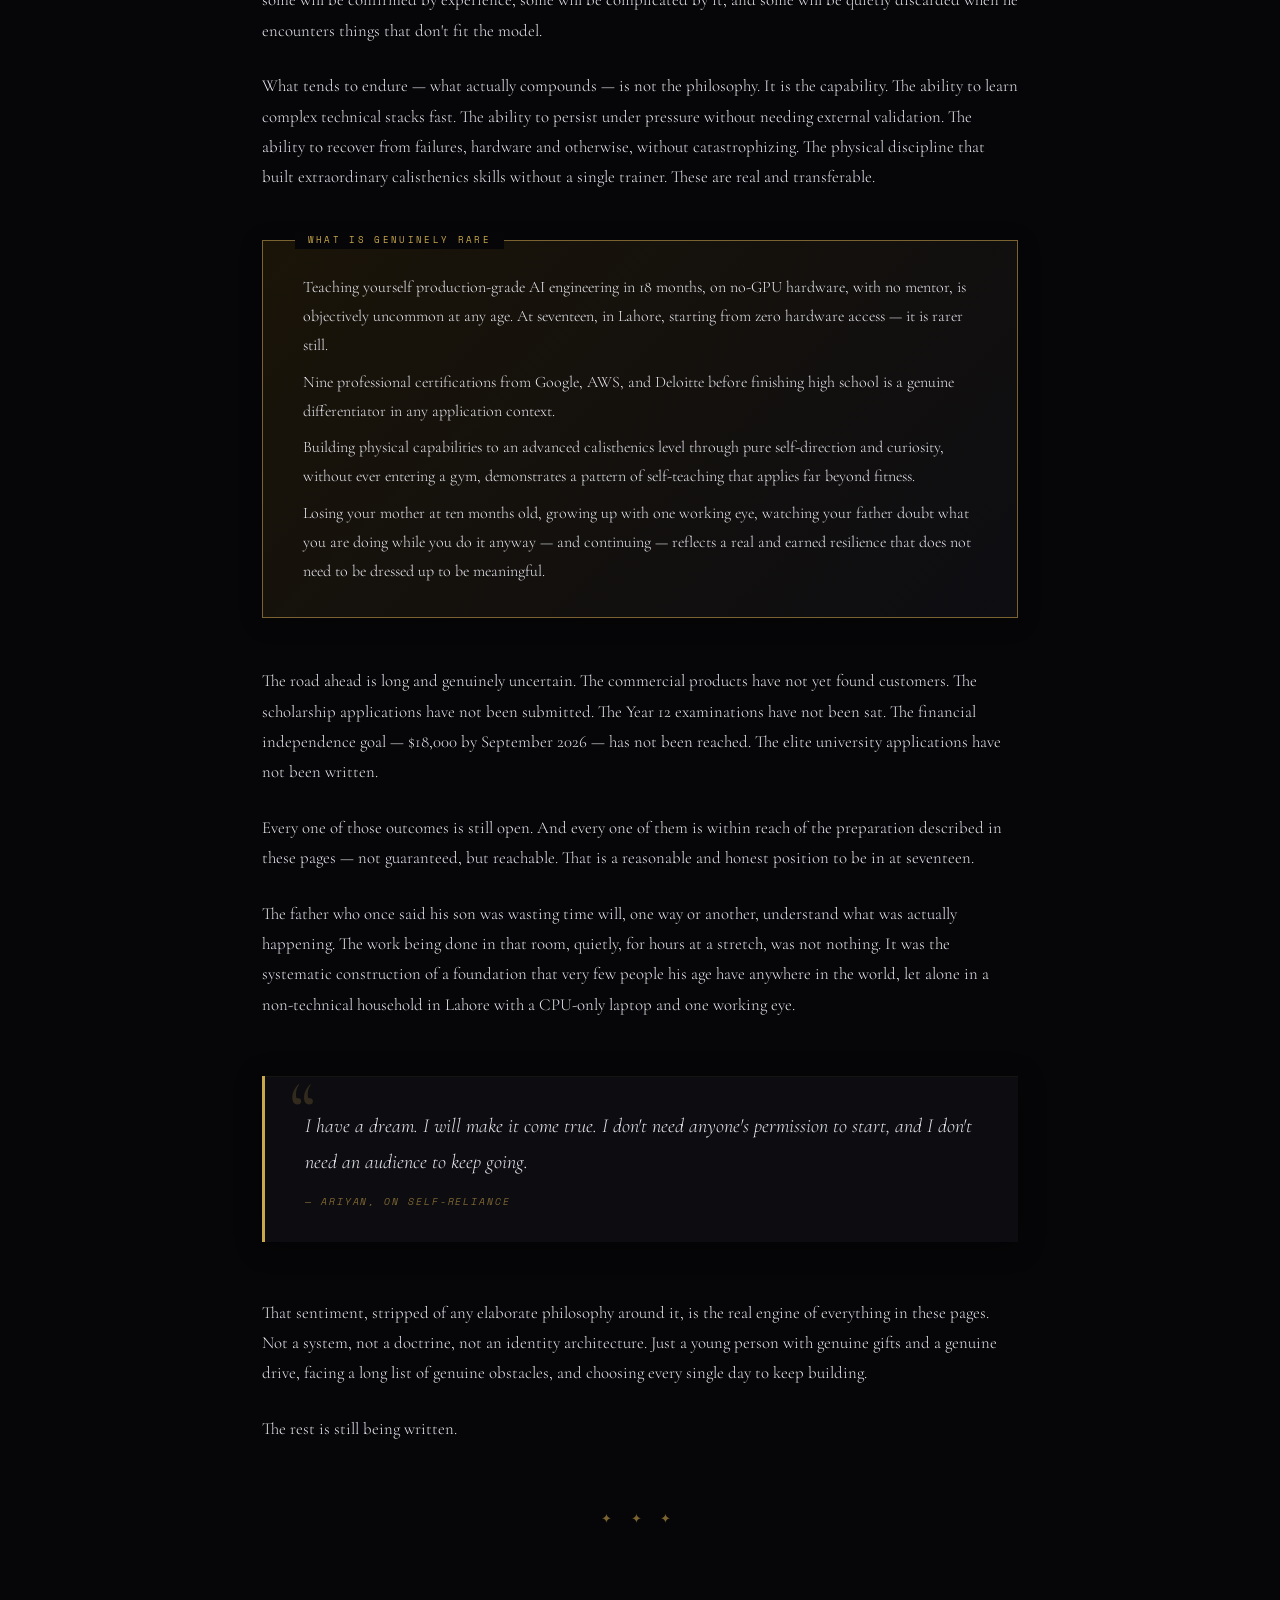
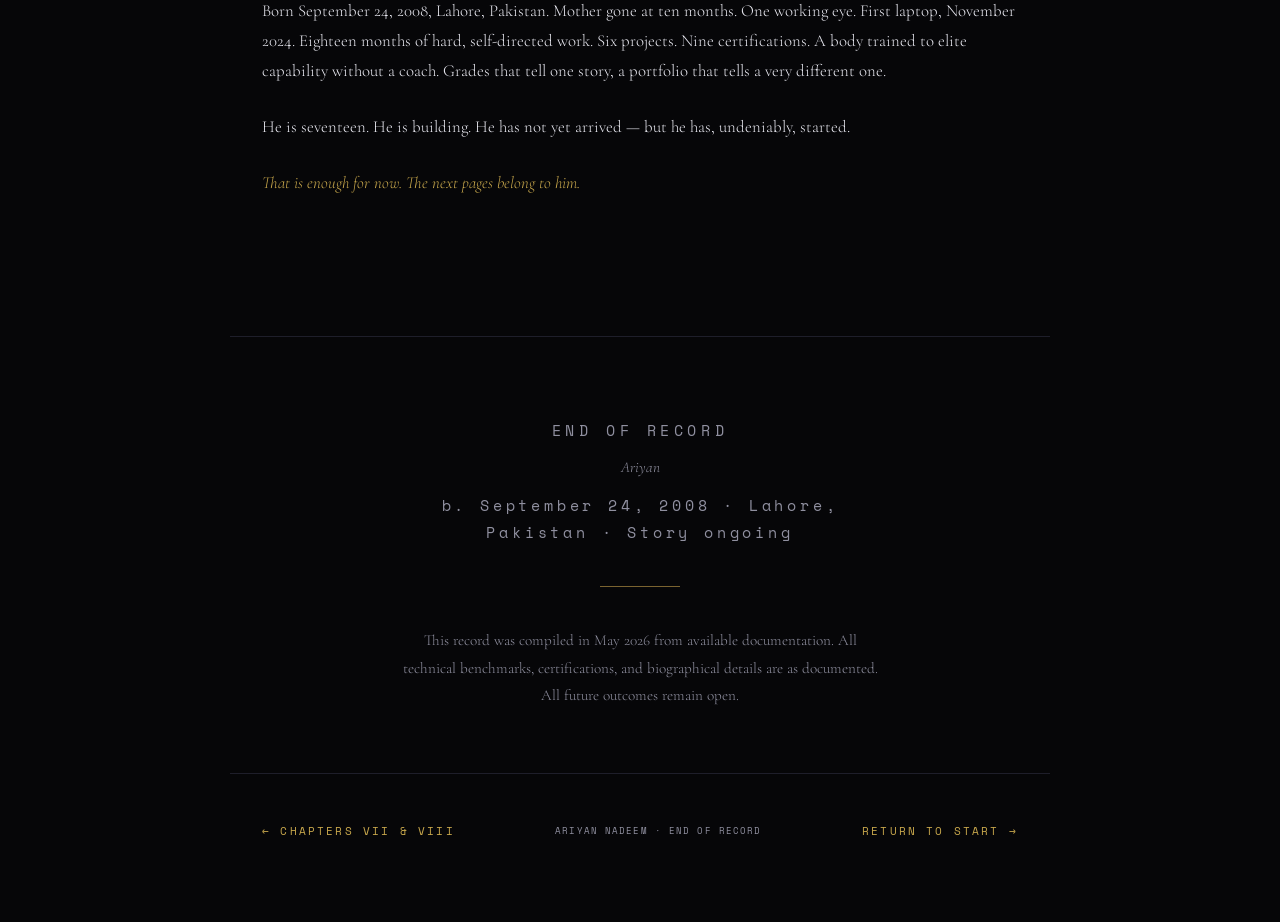
<file: ariyan_ch5.html>
<!DOCTYPE html>
<html lang="en">
<head>
<meta charset="UTF-8">
<meta name="viewport" content="width=device-width, initial-scale=1.0">
<title>Ariyan — Chapter IX & X: The Unfinished Story</title>
<link rel="stylesheet" href="animations.css">
<link href="https://fonts.googleapis.com/css2?family=Cormorant+Garamond:ital,wght@0,300;0,400;0,600;0,700;1,300;1,400&family=Space+Mono:ital,wght@0,400;0,700;1,400&display=swap" rel="stylesheet">
<style>
  :root {
    --black: #060608; --deep: #0d0d12; --panel: #111118;
    --border: #1e1e2a; --gold: #c9a84c; --gold-dim: #7a6330;
    --ash: #9090a0; --white: #e8e8f0;
  }
  * { margin: 0; padding: 0; box-sizing: border-box; }
  html { scroll-behavior: smooth; }
  body {
    background: var(--black); color: var(--white);
    font-family: 'Cormorant Garamond', serif;
    font-size: 18px; line-height: 1.8; overflow-x: hidden;
  }
  body::before {
    content: ''; position: fixed; inset: 0;
    background-image: url("data:image/svg+xml,%3Csvg viewBox='0 0 200 200' xmlns='http://www.w3.org/2000/svg'%3E%3Cfilter id='noise'%3E%3CfeTurbulence type='fractalNoise' baseFrequency='0.85' numOctaves='4' stitchTiles='stitch'/%3E%3C/filter%3E%3Crect width='100%25' height='100%25' filter='url(%23noise)' opacity='0.03'/%3E%3C/svg%3E");
    pointer-events: none; z-index: 9999; opacity: 0.4;
  }

  .masthead {
    min-height: 60vh; display: flex; flex-direction: column;
    justify-content: center; align-items: center; text-align: center;
    padding: 6rem 2rem 5rem;
    background: radial-gradient(ellipse 70% 50% at 50% 50%, #0d0d10 0%, var(--black) 65%);
    border-bottom: 1px solid var(--border); position: relative;
  }
  .masthead::after {
    content: ''; position: absolute; bottom: 0; left: 10%; right: 10%;
    height: 1px; background: linear-gradient(90deg, transparent, var(--gold-dim), transparent);
  }
  .vol-label {
    font-family: 'Space Mono', monospace; font-size: 0.65rem;
    letter-spacing: 0.35em; color: var(--gold); text-transform: uppercase;
    margin-bottom: 2rem; animation: fadeUp 0.8s ease 0.2s both;
  }
  .masthead h1 {
    font-size: clamp(2.5rem, 7vw, 5.5rem); font-weight: 300; line-height: 1.05;
    animation: fadeUp 1s ease 0.4s both;
  }
  .masthead h1 em { font-style: italic; color: var(--gold); font-weight: 600; }
  .masthead p {
    margin-top: 1.5rem; font-size: 1rem; color: var(--ash);
    font-weight: 300; letter-spacing: 0.06em; max-width: 500px;
    animation: fadeUp 0.8s ease 0.7s both;
  }

  @keyframes fadeUp {
    from { opacity: 0; transform: translateY(16px); }
    to   { opacity: 1; transform: translateY(0); }
  }

  .chapter { max-width: 820px; margin: 0 auto; padding: 7rem 2rem; }
  .chapter + .chapter { border-top: 1px solid var(--border); }

  .chapter-number {
    font-family: 'Space Mono', monospace; font-size: 0.65rem;
    letter-spacing: 0.35em; color: var(--gold); text-transform: uppercase;
    margin-bottom: 1rem; display: block;
  }
  .chapter-title { font-size: clamp(2rem, 5vw, 3.6rem); font-weight: 300; line-height: 1.1; margin-bottom: 0.5rem; }
  .chapter-title em { font-style: italic; color: var(--gold); font-weight: 600; }
  .divider { width: 80px; height: 1px; background: var(--gold-dim); margin: 2rem 0 3rem; }

  p { margin-bottom: 1.6rem; font-size: 1.05rem; font-weight: 300; color: var(--white); }
  p.lead { font-size: 1.2rem; color: var(--ash); font-style: italic; margin-bottom: 2.5rem; }

  .drop-cap::first-letter {
    float: left; font-size: 5.5rem; font-weight: 700;
    line-height: 0.75; margin-right: 0.12em; margin-top: 0.08em;
    color: var(--gold); font-style: italic;
  }

  blockquote {
    margin: 3.5rem 0; padding: 2rem 2.5rem;
    border-left: 3px solid var(--gold); background: var(--panel); position: relative;
  }
  blockquote::before {
    content: '\201C'; position: absolute; top: -0.4rem; left: 1.5rem;
    font-size: 5rem; color: var(--gold); opacity: 0.2; line-height: 1;
  }
  blockquote p { font-size: 1.25rem; font-style: italic; margin-bottom: 0.5rem; }
  blockquote cite {
    font-family: 'Space Mono', monospace; font-size: 0.6rem;
    letter-spacing: 0.2em; color: var(--gold-dim);
    text-transform: uppercase; display: block; margin-top: 0.8rem;
  }

  .summary-grid {
    display: grid; grid-template-columns: repeat(auto-fit, minmax(240px, 1fr));
    gap: 1px; background: var(--border); margin: 3rem 0; border: 1px solid var(--border);
  }
  .summary-cell { background: var(--panel); padding: 1.8rem 2rem; }
  .summary-label {
    font-family: 'Space Mono', monospace; font-size: 0.58rem;
    letter-spacing: 0.22em; color: var(--gold); text-transform: uppercase;
    display: block; margin-bottom: 0.7rem;
  }
  .summary-text { font-size: 0.95rem; color: var(--white); font-weight: 300; line-height: 1.6; }

  .highlight-box {
    background: linear-gradient(135deg, #1a1408 0%, #0d0d12 100%);
    border: 1px solid var(--gold-dim);
    padding: 2rem 2.5rem; margin: 3rem 0; position: relative;
  }
  .highlight-box::before {
    content: attr(data-label); position: absolute; top: -0.6rem; left: 2rem;
    background: var(--black); padding: 0 0.8rem;
    font-family: 'Space Mono', monospace; font-size: 0.58rem;
    letter-spacing: 0.25em; color: var(--gold); text-transform: uppercase;
  }
  .highlight-box p { margin-bottom: 0.5rem; font-size: 1rem; }
  .highlight-box p:last-child { margin-bottom: 0; }

  .section-break { text-align: center; margin: 4rem 0; color: var(--gold-dim); letter-spacing: 0.5em; font-size: 0.8rem; }

  /* Final colophon */
  .colophon {
    max-width: 820px; margin: 0 auto;
    padding: 5rem 2rem 3rem;
    border-top: 1px solid var(--border);
    text-align: center;
  }
  .colophon-title {
    font-family: 'Space Mono', monospace; font-size: 0.6rem;
    letter-spacing: 0.3em; color: var(--gold-dim); text-transform: uppercase;
    margin-bottom: 1.5rem;
  }
  .colophon-name {
    font-size: clamp(3rem, 8vw, 6rem); font-weight: 700;
    font-style: italic; color: var(--white); line-height: 1;
    margin-bottom: 1rem;
  }
  .colophon-dates {
    font-family: 'Space Mono', monospace; font-size: 0.7rem;
    letter-spacing: 0.25em; color: var(--ash);
  }
  .colophon-line {
    width: 80px; height: 1px; background: var(--gold-dim);
    margin: 2.5rem auto;
  }
  .colophon p {
    font-size: 0.95rem; color: var(--ash); font-weight: 300;
    max-width: 480px; margin: 0 auto 1rem;
  }

  .page-nav {
    max-width: 820px; margin: 0 auto; padding: 3rem 2rem 5rem;
    display: flex; justify-content: space-between; align-items: center;
    border-top: 1px solid var(--border);
  }
  .page-nav a {
    font-family: 'Space Mono', monospace; font-size: 0.68rem;
    letter-spacing: 0.2em; color: var(--gold); text-decoration: none;
    text-transform: uppercase; transition: opacity 0.2s;
  }
  .page-nav a:hover { opacity: 0.7; }
  .page-nav .center { font-family: 'Space Mono', monospace; font-size: 0.58rem; color: var(--ash); letter-spacing: 0.12em; }

  em { font-style: italic; color: var(--gold); }
  strong { font-weight: 600; color: var(--white); }

  /* bento stat override */
  .stat-bento { display:grid; grid-template-columns:repeat(auto-fit,minmax(160px,1fr)); gap:1px; background:var(--border); margin:3rem 0; border:1px solid var(--border); }
  .stat-bento-cell { background:var(--panel); padding:1.5rem; text-align:center; position:relative; overflow:hidden; transition:background .2s; }
  .stat-bento-cell:hover { background:#16161f; }
  .stat-bento-cell::after { content:''; position:absolute; bottom:0; left:0; right:0; height:1px; background:linear-gradient(90deg,transparent,rgba(201,168,76,.25),transparent); transform:scaleX(0); transition:transform .4s ease; }
  .stat-bento-cell:hover::after { transform:scaleX(1); }

</style>
</head>
<body>
<div class="progress-bar"></div>
<div class="custom-cursor"></div>
<div class="cursor-ring"></div>

<header class="masthead">
  <div class="hero-shimmer"></div>
  <p class="vol-label">Volume V of V — The Complete Story of Ariyan Nadeem</p>
  <h1>Still <em>Becoming</em></h1>
  <p>Chapters IX &amp; X — What the record shows, and what it does not yet know</p>
</header>

<!-- ══ CHAPTER IX ══ -->
<article class="chapter sr">
  <span class="chapter-number">Chapter IX</span>
  <h2 class="chapter-title">What the <em>Record Shows</em></h2>
  <div class="divider"></div>

  <p class="lead">Strip away the framing, the ambition, the philosophy, and the plans. What remains is a factual record — and that record, on its own terms, is genuinely remarkable for a seventeen-year-old.</p>

  <p class="drop-cap">Ariyan Nadeem was born on September 24, 2008, in Lahore, Pakistan. His mother died when he was ten months old. He was raised by his aunt and his father in a non-technical household with limited resources and no digital access for the first sixteen years of his life. He has a significant visual impairment in his left eye. He received his first laptop in November 2024. In the eighteen months that followed, working without a mentor and on hardware without a GPU, he built six production-grade AI engineering projects, earned nine professional certifications from Google, AWS, Deloitte, and TATA, and began teaching himself the commercial and entrepreneurial layer that could turn those technical skills into financial independence.</p>

  <p>That is the factual record. It does not require embellishment.</p>

  <p>The calisthenics record is similarly factual: self-taught since childhood, no gym, no coach. Wall climbs at ten. Wall handstands at thirteen. At seventeen — L-sits approaching 30 seconds, a 3-minute 25-second plank PR, crow-to-headstand transitions, elbow levers, pistol squats, Superman planks, and a grip strength that has retired three 60-kilogram adjustable trainers. A cardiovascular recovery rate that outperforms peers half his age. Flexibility that belongs in a different category entirely.</p>

  <p>The academic record is honest in a different way: distinction at matriculation, a deliberately sacrificed Year 11 aggregate of 42.14%, a maximum achievable final aggregate capped at 71.45%, and a Year 12 that represents his last institutional opportunity to demonstrate that the sacrifice was a choice and not a ceiling.</p>

  <div class="summary-grid">
    <div class="summary-cell">
      <span class="summary-label">Technical Foundation</span>
      <span class="summary-text">LLM integration, RAG pipelines, ChromaDB, n8n workflows, multi-agent orchestration, adversarial ML, edge quantization, voice intelligence. All self-taught. All production-grade. All documented with real performance benchmarks.</span>
    </div>
    <div class="summary-cell">
      <span class="summary-label">Certifications</span>
      <span class="summary-text">Google (AI Agents), AWS (Solutions Architecture), Deloitte (Technology, Data Analytics, Cyber), TATA (Data Visualisation, GenAI Analytics), Forage (Data Labeling), Mindluster (MIS). Nine credentials across core disciplines.</span>
    </div>
    <div class="summary-cell">
      <span class="summary-label">Physical Record</span>
      <span class="summary-text">Natural ectomorph, 5'7", 50–52kg. Extraordinary power-to-weight ratio. Advanced calisthenics skills acquired entirely without formal training. Elite cardiovascular recovery. Exceptional flexibility.</span>
    </div>
    <div class="summary-cell">
      <span class="summary-label">Context</span>
      <span class="summary-text">One working eye. No GPU. No mentor. Non-technical household. Lahore, Pakistan. Zero prior computer access until November 2024. Deceased biological mother. Father's initial skepticism. All of the above surmounted in parallel.</span>
    </div>
  </div>

  <p>These facts exist independently of any framework or identity narrative. They are verifiable. The projects have documented benchmarks. The certifications exist on paper. The physical achievements were demonstrated, measured, recorded. Whatever else may be said about Ariyan at seventeen, this much is true without argument: <em>he built real things under genuinely difficult conditions.</em></p>

  <p>He also — and this matters — did it largely alone. There was no technical community around him, no coding bootcamp, no older sibling in the industry who could make introductions or answer questions. When he hit a wall, he debugged it himself. When he bricked hardware, he recovered it himself. When the budget for API calls ran out, he found free tiers and optimised to stay within them. The independence was not a philosophy — it was a practical necessity that became a practiced skill.</p>

  <blockquote class="sr sr-left">
    <p>Chaos rewards those who don't flinch.</p>
    <cite>— Ariyan, on navigating technical crises alone</cite>
  </blockquote>

  <p>This is the part of the story that is finished, or at least documented. The projects are built. The certifications are earned. The seven-night sprint happened. The physical milestones were reached and recorded. The pivot from government scholarships to holistic admissions was made thoughtfully and without self-pity. These chapters are closed.</p>

  <p>What is not yet written is whether it works — whether the commercial products find customers, whether the scholarships come through, whether the Year 12 exams deliver the proof the strategy requires, whether the AI engineering skills that took eighteen months to build translate into the income and opportunities the plan depends on. Those are still open questions.</p>

  <div class="section-break sr">✦ ✦ ✦</div>

  <p>That uncertainty is not a flaw in the story. It is the story. Every ambitious seventeen-year-old is a collection of completed preparation and unresolved future. What distinguishes some of them from others is not the outcome — which has not happened yet — but the quality and honesty of the preparation. By that measure, the record here is solid.</p>
</article>

<div class="quote-tree">
  <div class="quote-tree-inner">
    <div class="qt-trunk"></div>
    <div class="qt-item">
      <p class="qt-quote">"One must imagine Sisyphus happy."</p>
      <p class="qt-attr">Albert Camus <span class="qt-source">— The Myth of Sisyphus</span></p>
    </div>
    <div class="qt-item">
      <p class="qt-quote">"Waste no more time arguing about what a good man should be. Be one."</p>
      <p class="qt-attr">Marcus Aurelius <span class="qt-source">— Meditations</span></p>
    </div>
    <div class="qt-item">
      <p class="qt-quote">"We suffer more in imagination than in reality."</p>
      <p class="qt-attr">Seneca <span class="qt-source">— Letters to Lucilius</span></p>
    </div>
  </div>
</div>


<!-- ══ CHAPTER X ══ -->
<article class="chapter sr">
  <span class="chapter-number">Chapter X</span>
  <h2 class="chapter-title">The Unfinished <em>Person</em></h2>
  <div class="divider"></div>

  <p class="lead">A story told at seventeen is necessarily incomplete. The most interesting parts are usually still ahead.</p>

  <p class="drop-cap">There is something worth saying plainly here, at the end of this record: Ariyan Nadeem is seventeen years old. Not eighteen. Not twenty-five. Seventeen. This is not a criticism — it is a clarification that matters for reading everything that came before it fairly.</p>

  <p>The technical skills are real and genuinely impressive. The certifications were earned. The projects work. The physical achievements are documented. The resilience through difficult circumstances — the absent mother, the visual impairment, the hardware constraints, the skeptical household — is not manufactured. These things are true, and they are worth taking seriously.</p>

  <p>At the same time, seventeen is an age of formation. The worldview, the identity, the philosophy — these are all still being built, revised, and tested against reality. The frameworks that feel total and definitive at seventeen rarely survive intact through twenty-five. That is not a failure of character; it is how human development actually works. The things Ariyan believes most firmly about himself right now are almost certainly going to change — some will be confirmed by experience, some will be complicated by it, and some will be quietly discarded when he encounters things that don't fit the model.</p>

  <p>What tends to endure — what actually compounds — is not the philosophy. It is the capability. The ability to learn complex technical stacks fast. The ability to persist under pressure without needing external validation. The ability to recover from failures, hardware and otherwise, without catastrophizing. The physical discipline that built extraordinary calisthenics skills without a single trainer. These are real and transferable.</p>

  <div class="highlight-box" data-label="What is genuinely rare">
    <p>Teaching yourself production-grade AI engineering in 18 months, on no-GPU hardware, with no mentor, is objectively uncommon at any age. At seventeen, in Lahore, starting from zero hardware access — it is rarer still.</p>
    <p>Nine professional certifications from Google, AWS, and Deloitte before finishing high school is a genuine differentiator in any application context.</p>
    <p>Building physical capabilities to an advanced calisthenics level through pure self-direction and curiosity, without ever entering a gym, demonstrates a pattern of self-teaching that applies far beyond fitness.</p>
    <p>Losing your mother at ten months old, growing up with one working eye, watching your father doubt what you are doing while you do it anyway — and continuing — reflects a real and earned resilience that does not need to be dressed up to be meaningful.</p>
  </div>

  <p>The road ahead is long and genuinely uncertain. The commercial products have not yet found customers. The scholarship applications have not been submitted. The Year 12 examinations have not been sat. The financial independence goal — $18,000 by September 2026 — has not been reached. The elite university applications have not been written.</p>

  <p>Every one of those outcomes is still open. And every one of them is within reach of the preparation described in these pages — not guaranteed, but reachable. That is a reasonable and honest position to be in at seventeen.</p>

  <p>The father who once said his son was wasting time will, one way or another, understand what was actually happening. The work being done in that room, quietly, for hours at a stretch, was not nothing. It was the systematic construction of a foundation that very few people his age have anywhere in the world, let alone in a non-technical household in Lahore with a CPU-only laptop and one working eye.</p>

  <blockquote class="sr sr-left">
    <p>I have a dream. I will make it come true. I don't need anyone's permission to start, and I don't need an audience to keep going.</p>
    <cite>— Ariyan, on self-reliance</cite>
  </blockquote>

  <p>That sentiment, stripped of any elaborate philosophy around it, is the real engine of everything in these pages. Not a system, not a doctrine, not an identity architecture. Just a young person with genuine gifts and a genuine drive, facing a long list of genuine obstacles, and choosing every single day to keep building.</p>

  <p>The rest is still being written.</p>

  <div class="section-break sr">✦ ✦ ✦</div>

  <p>Born September 24, 2008, Lahore, Pakistan. Mother gone at ten months. One working eye. First laptop, November 2024. Eighteen months of hard, self-directed work. Six projects. Nine certifications. A body trained to elite capability without a coach. Grades that tell one story, a portfolio that tells a very different one.</p>

  <p>He is seventeen. He is building. He has not yet arrived — but he has, undeniably, started.</p>

  <p><em>That is enough for now. The next pages belong to him.</em></p>
</article>

<!-- ══ COLOPHON ══ -->
<div class="colophon">
  <p class="colophon-title">End of Record</p>
  <p class="colophon-name">Ariyan</p>
  <p class="colophon-dates">b. September 24, 2008 · Lahore, Pakistan · Story ongoing</p>
  <div class="colophon-line"></div>
  <p>This record was compiled in May 2026 from available documentation. All technical benchmarks, certifications, and biographical details are as documented. All future outcomes remain open.</p>
</div>

<nav class="page-nav sr">
  <a href="ariyan_ch4.html">← Chapters VII &amp; VIII</a>
  <span class="center">ARIYAN NADEEM · END OF RECORD</span>
  <a href="ariyan_ch1.html">Return to start →</a>
</nav>

<script defer src="animations.js"></script>
</body>
</html>
</file>
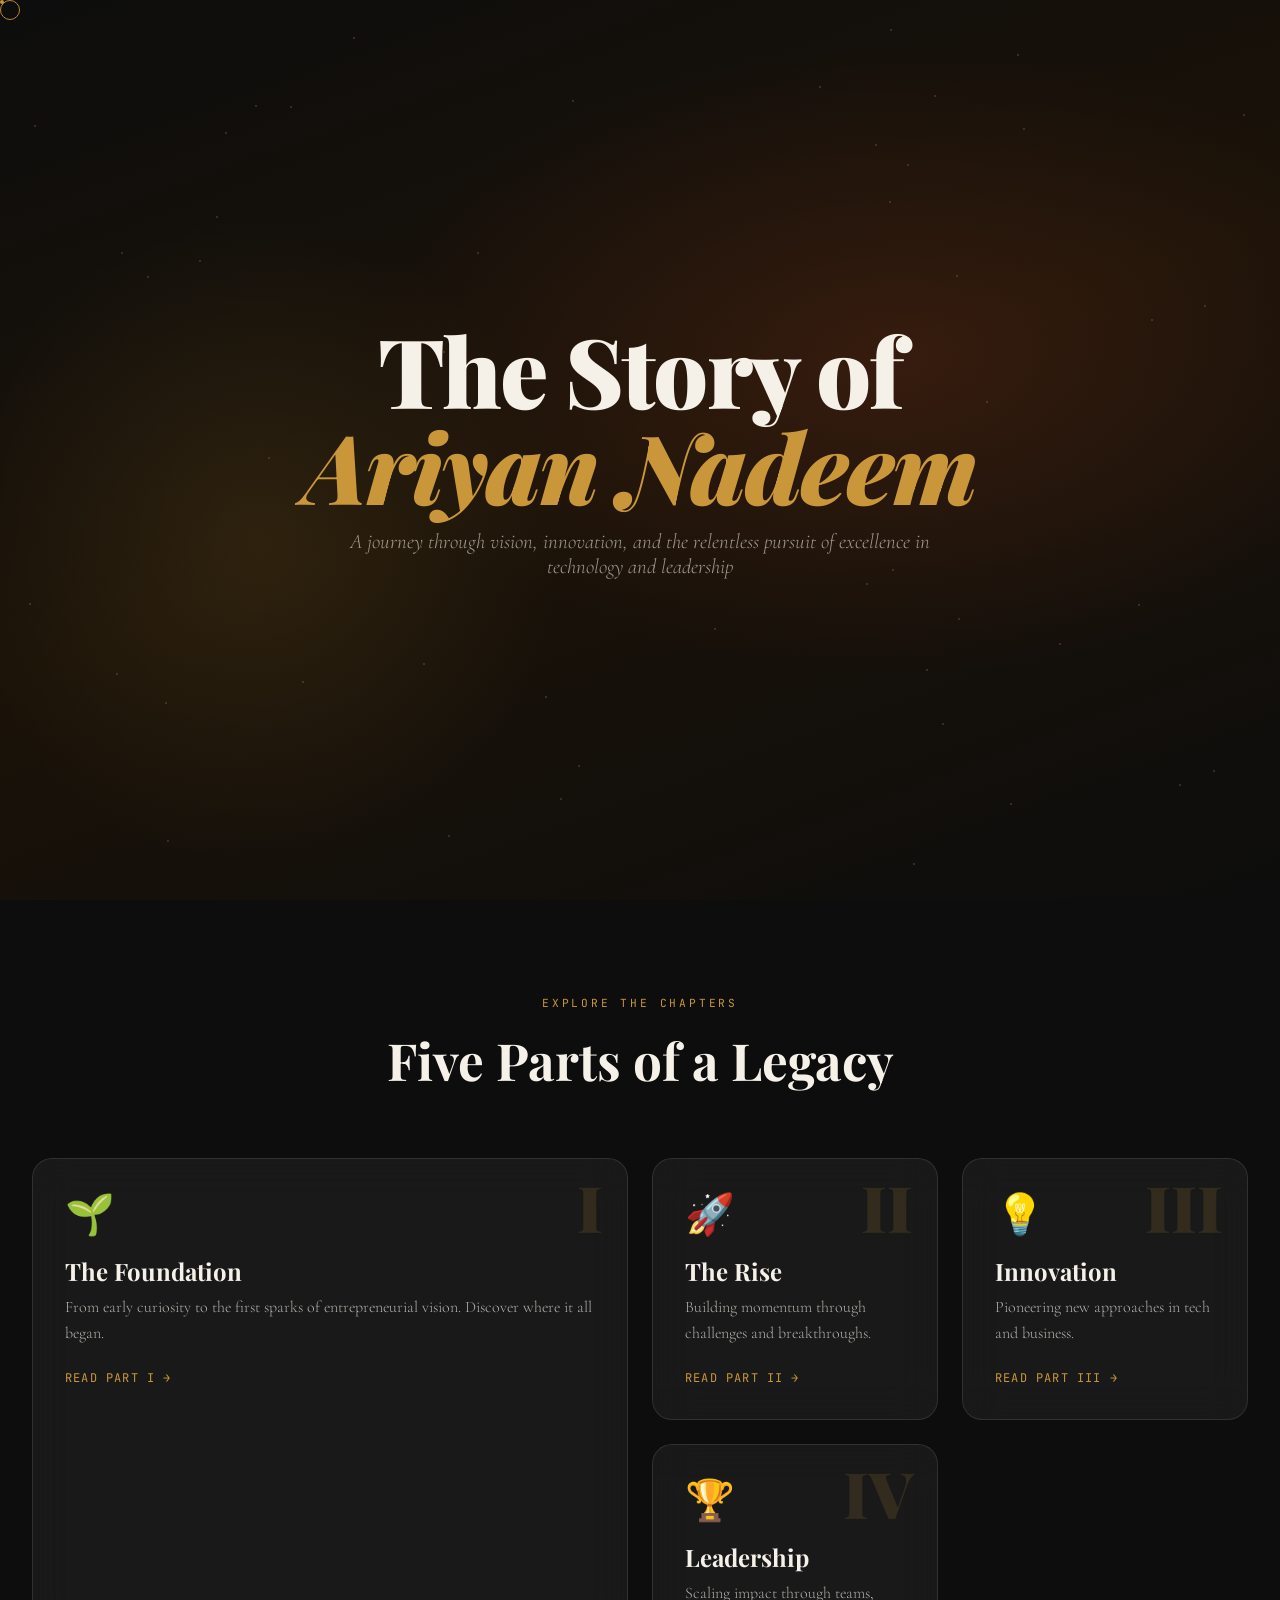
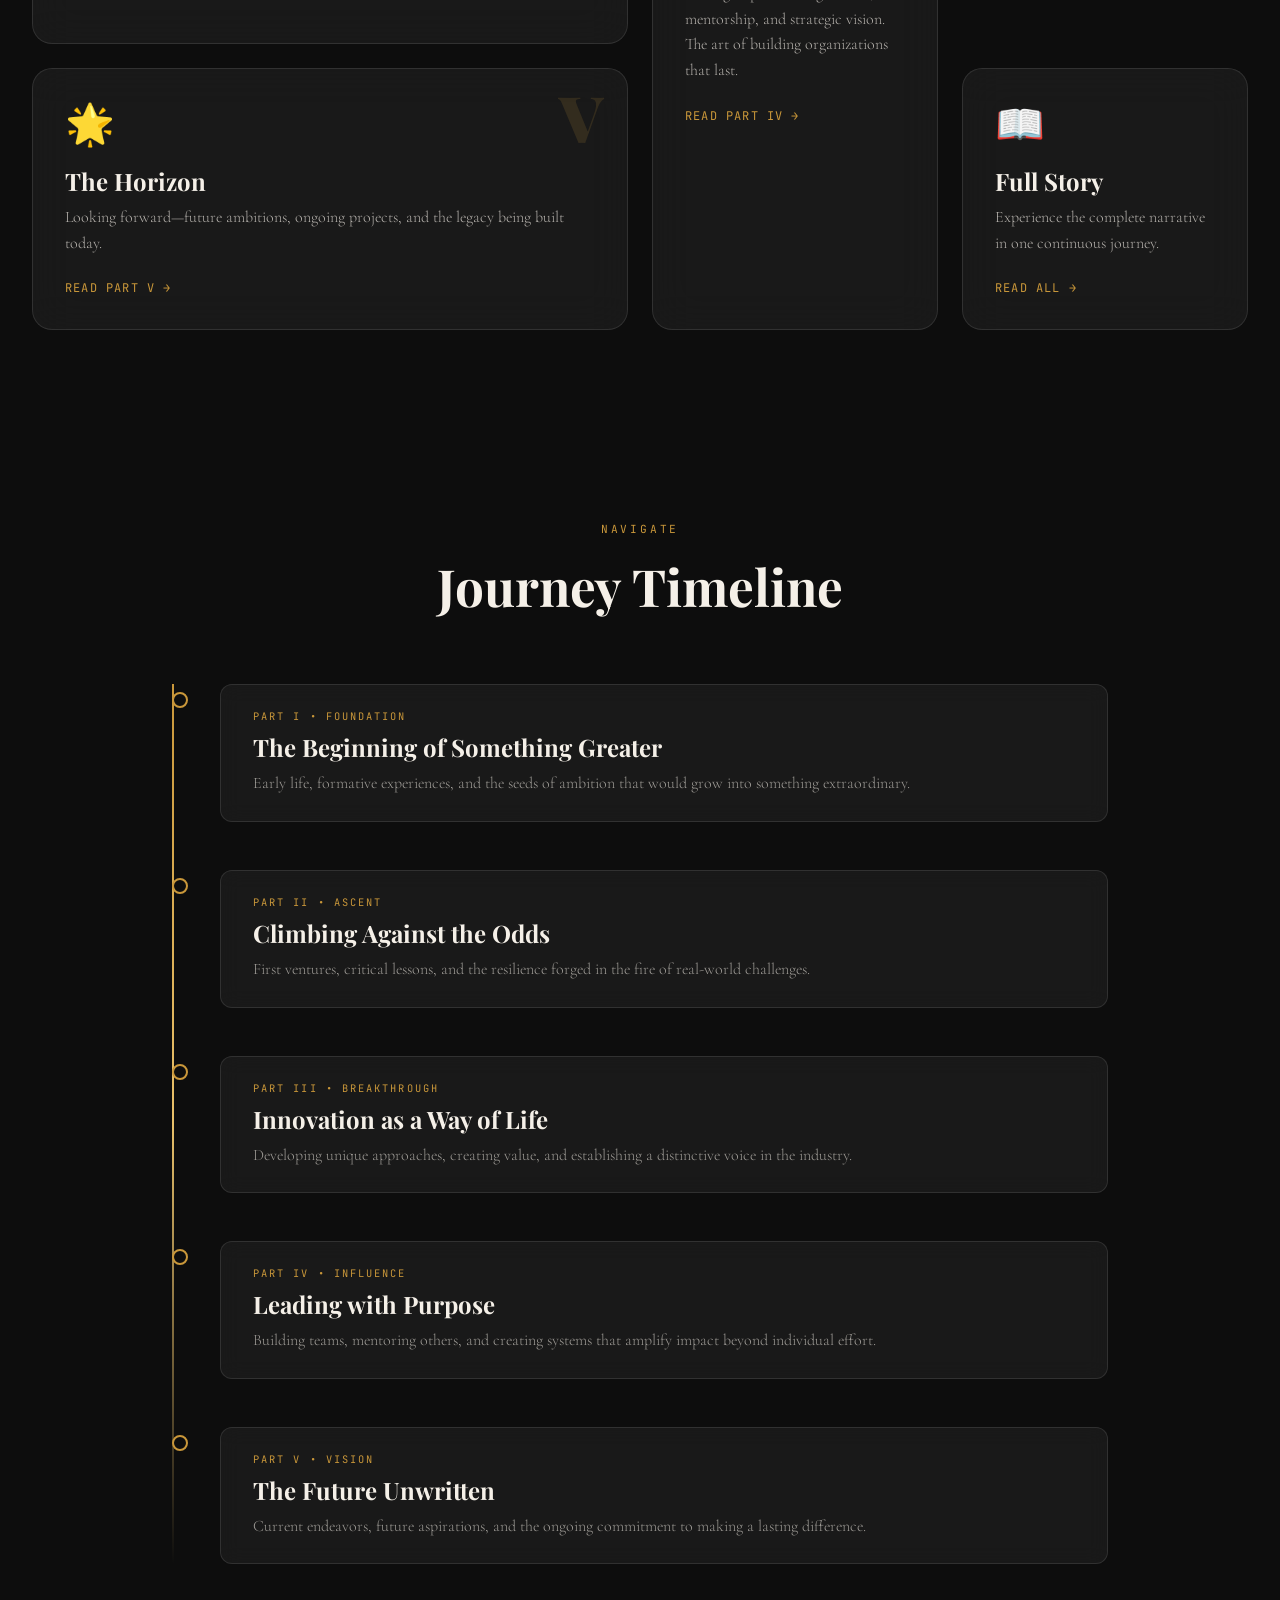
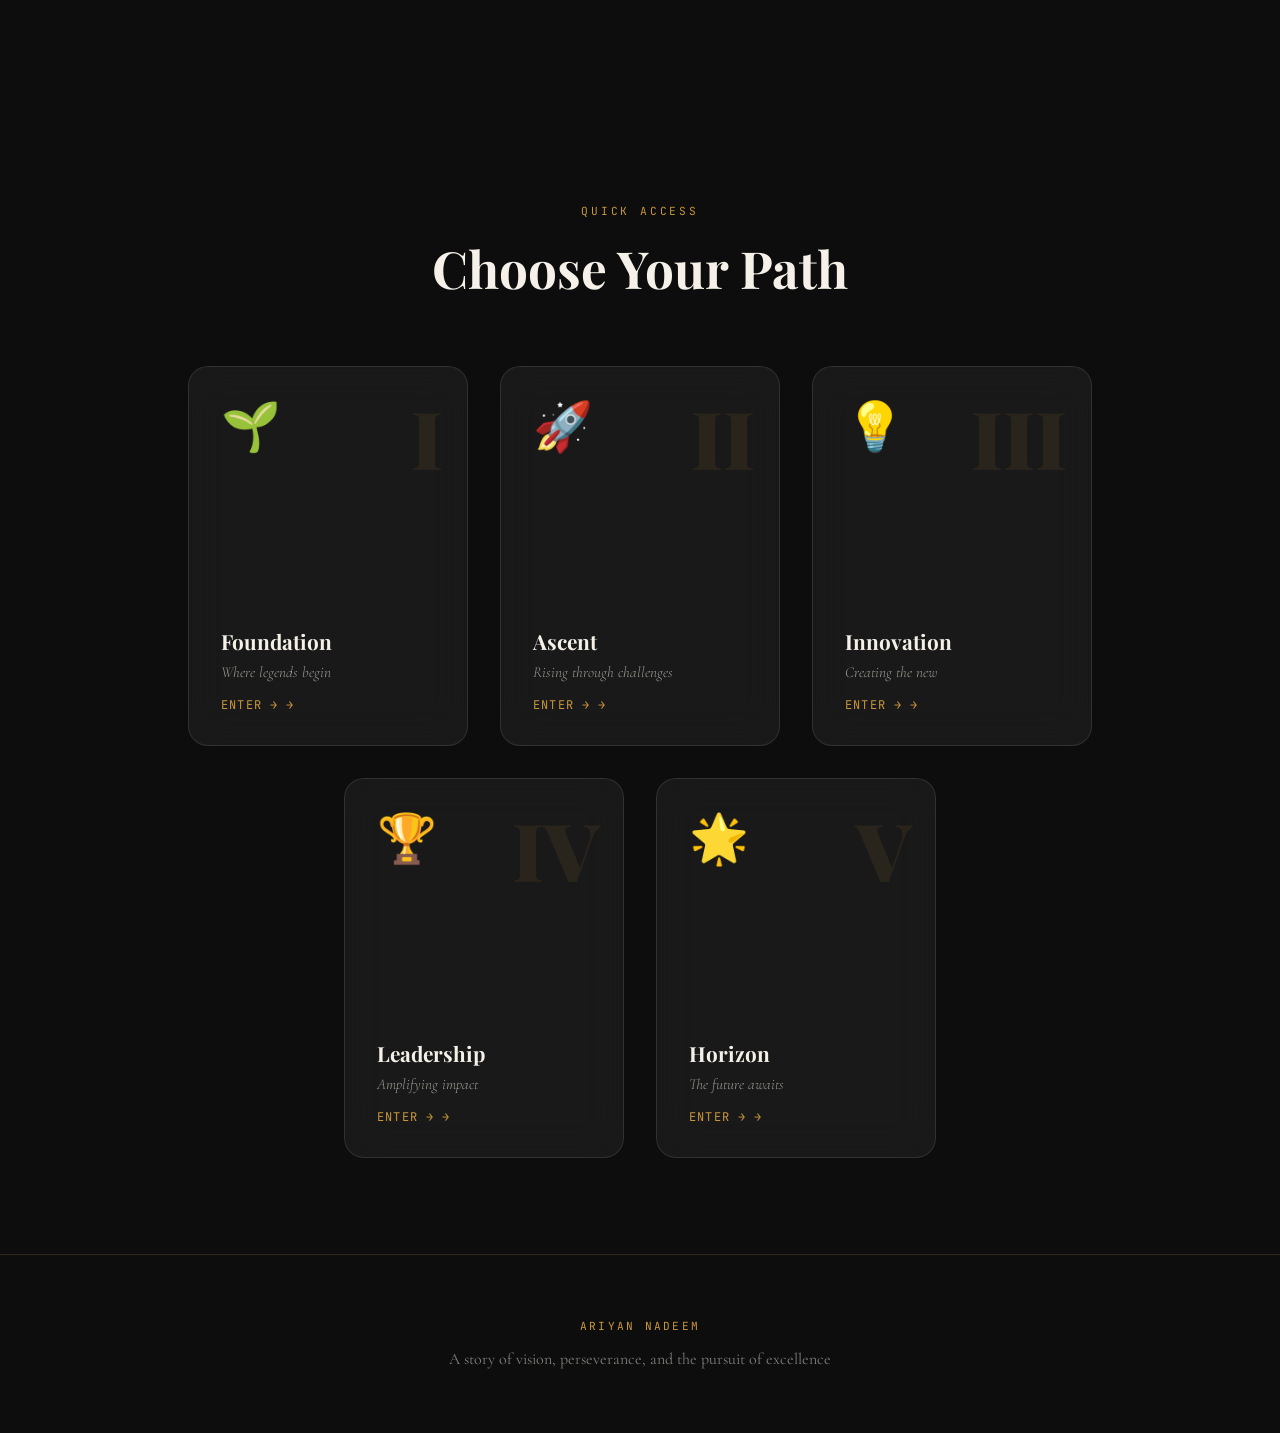
<file: hub.html>
<!DOCTYPE html>
<html lang="en">
<head>
<meta charset="UTF-8">
<meta name="viewport" content="width=device-width, initial-scale=1.0">
<title>Ariyan Nadeem — The Story Hub</title>
<link rel="preconnect" href="https://fonts.googleapis.com">
<link href="https://fonts.googleapis.com/css2?family=Playfair+Display:ital,wght@0,400;0,700;0,900;1,400;1,700&family=Cormorant+Garamond:ital,wght@0,300;0,400;0,600;1,300;1,400&family=JetBrains+Mono:wght@300;400&display=swap" rel="stylesheet">
<style>
  :root {
    --ink: #0d0d0d;
    --paper: #f5f0e8;
    --gold: #c9973a;
    --gold-light: #e8c06a;
    --rust: #8b3a1e;
    --cream: #faf7f0;
    --muted: #6b6357;
    --accent-line: #c9973a;
    --glass-bg: rgba(255, 255, 255, 0.05);
    --glass-border: rgba(255, 255, 255, 0.1);
    --glass-shadow: rgba(0, 0, 0, 0.3);
  }

  * { margin: 0; padding: 0; box-sizing: border-box; cursor: none; }

  html { scroll-behavior: smooth; }

  body {
    background: var(--ink);
    color: var(--paper);
    font-family: 'Cormorant Garamond', Georgia, serif;
    overflow-x: hidden;
    min-height: 100vh;
  }

  /* ── CUSTOM CURSOR ── */
  .cursor {
    position: fixed;
    width: 20px;
    height: 20px;
    border: 1px solid var(--gold);
    border-radius: 50%;
    pointer-events: none;
    z-index: 9999;
    transition: transform 0.2s ease, background 0.2s ease;
    mix-blend-mode: difference;
  }

  .cursor-dot {
    position: fixed;
    width: 4px;
    height: 4px;
    background: var(--gold);
    border-radius: 50%;
    pointer-events: none;
    z-index: 10000;
  }

  .cursor.hover {
    transform: scale(2.5);
    background: rgba(201, 151, 58, 0.2);
    border-color: transparent;
  }

  /* ── SCROLL PROGRESS ── */
  .scroll-progress {
    position: fixed;
    top: 0;
    left: 0;
    width: 0%;
    height: 2px;
    background: linear-gradient(90deg, var(--gold), var(--gold-light));
    z-index: 1000;
    transition: width 0.1s ease;
  }

  /* ── HERO SECTION ── */
  .hero {
    min-height: 100vh;
    display: flex;
    flex-direction: column;
    justify-content: center;
    align-items: center;
    padding: 4rem 2rem;
    position: relative;
    overflow: hidden;
  }

  .hero-bg {
    position: absolute;
    inset: 0;
    background:
      radial-gradient(ellipse 60% 50% at 70% 40%, rgba(139,58,30,0.25) 0%, transparent 70%),
      radial-gradient(ellipse 40% 60% at 20% 60%, rgba(201,151,58,0.12) 0%, transparent 60%),
      linear-gradient(160deg, #0d0d0d 0%, #1a1208 50%, #0d0d0d 100%);
    z-index: -2;
  }

  .hero-particles {
    position: absolute;
    inset: 0;
    overflow: hidden;
    z-index: -1;
  }

  .particle {
    position: absolute;
    width: 2px;
    height: 2px;
    background: var(--gold);
    border-radius: 50%;
    opacity: 0.3;
    animation: float 15s infinite;
  }

  @keyframes float {
    0%, 100% { transform: translateY(0) translateX(0); opacity: 0.3; }
    50% { transform: translateY(-100px) translateX(50px); opacity: 0.6; }
  }

  .hero-title {
    font-family: 'Playfair Display', serif;
    font-size: clamp(3rem, 8vw, 6rem);
    font-weight: 900;
    line-height: 1;
    letter-spacing: -0.02em;
    text-align: center;
    margin-bottom: 1rem;
    opacity: 0;
    transform: translateY(50px);
    animation: fadeUp 1s ease 0.3s forwards;
  }

  .hero-title em {
    font-style: italic;
    color: var(--gold);
  }

  .hero-subtitle {
    font-family: 'Cormorant Garamond', serif;
    font-size: 1.3rem;
    font-weight: 300;
    font-style: italic;
    color: rgba(245,240,232,0.6);
    text-align: center;
    max-width: 600px;
    opacity: 0;
    transform: translateY(30px);
    animation: fadeUp 1s ease 0.5s forwards;
  }

  @keyframes fadeUp {
    to { opacity: 1; transform: translateY(0); }
  }

  /* ── BENTO GRID ── */
  .bento-section {
    padding: 6rem 2rem;
    max-width: 1400px;
    margin: 0 auto;
  }

  .section-header {
    text-align: center;
    margin-bottom: 4rem;
  }

  .section-label {
    font-family: 'JetBrains Mono', monospace;
    font-size: 0.7rem;
    color: var(--gold);
    letter-spacing: 0.25em;
    text-transform: uppercase;
    margin-bottom: 1rem;
  }

  .section-title {
    font-family: 'Playfair Display', serif;
    font-size: clamp(2rem, 4vw, 3.5rem);
    font-weight: 700;
    color: var(--paper);
  }

  .bento-grid {
    display: grid;
    grid-template-columns: repeat(4, 1fr);
    grid-template-rows: repeat(3, minmax(200px, auto));
    gap: 1.5rem;
  }

  .bento-card {
    background: var(--glass-bg);
    backdrop-filter: blur(20px);
    border: 1px solid var(--glass-border);
    border-radius: 20px;
    padding: 2rem;
    position: relative;
    overflow: hidden;
    transition: all 0.4s cubic-bezier(0.175, 0.885, 0.32, 1.275);
    opacity: 0;
    transform: translateY(30px);
  }

  .bento-card:hover {
    transform: translateY(-8px) scale(1.02);
    border-color: var(--gold);
    box-shadow: 0 20px 40px var(--glass-shadow), 0 0 30px rgba(201, 151, 58, 0.2);
  }

  .bento-card::before {
    content: '';
    position: absolute;
    top: 0;
    left: -100%;
    width: 100%;
    height: 100%;
    background: linear-gradient(90deg, transparent, rgba(255,255,255,0.1), transparent);
    transition: left 0.5s ease;
  }

  .bento-card:hover::before {
    left: 100%;
  }

  .bento-card.large {
    grid-column: span 2;
    grid-row: span 2;
  }

  .bento-card.wide {
    grid-column: span 2;
  }

  .bento-card.tall {
    grid-row: span 2;
  }

  .bento-number {
    font-family: 'Playfair Display', serif;
    font-size: 4rem;
    font-weight: 900;
    color: rgba(201, 151, 58, 0.15);
    position: absolute;
    top: 1rem;
    right: 1.5rem;
    line-height: 1;
  }

  .bento-icon {
    font-size: 2.5rem;
    margin-bottom: 1rem;
    display: block;
  }

  .bento-title {
    font-family: 'Playfair Display', serif;
    font-size: 1.5rem;
    font-weight: 700;
    color: var(--paper);
    margin-bottom: 0.5rem;
  }

  .bento-desc {
    font-family: 'Cormorant Garamond', serif;
    font-size: 1rem;
    font-weight: 300;
    color: rgba(245, 240, 232, 0.7);
    line-height: 1.6;
  }

  .bento-link {
    display: inline-flex;
    align-items: center;
    gap: 0.5rem;
    font-family: 'JetBrains Mono', monospace;
    font-size: 0.75rem;
    color: var(--gold);
    text-decoration: none;
    margin-top: 1.5rem;
    text-transform: uppercase;
    letter-spacing: 0.1em;
    transition: gap 0.3s ease;
  }

  .bento-link:hover {
    gap: 1rem;
  }

  .bento-link::after {
    content: '→';
    transition: transform 0.3s ease;
  }

  /* ── TREE NAVIGATION ── */
  .tree-section {
    padding: 6rem 2rem;
    max-width: 1000px;
    margin: 0 auto;
  }

  .tree-nav {
    position: relative;
    padding-left: 3rem;
  }

  .tree-nav::before {
    content: '';
    position: absolute;
    left: 0;
    top: 0;
    bottom: 0;
    width: 2px;
    background: linear-gradient(to bottom, var(--gold), var(--gold-light), transparent);
  }

  .tree-item {
    position: relative;
    margin-bottom: 3rem;
    opacity: 0;
    transform: translateX(-20px);
    transition: all 0.5s ease;
  }

  .tree-item::before {
    content: '';
    position: absolute;
    left: -3rem;
    top: 0.5rem;
    width: 12px;
    height: 12px;
    border-radius: 50%;
    background: var(--ink);
    border: 2px solid var(--gold);
    transition: all 0.3s ease;
  }

  .tree-item:hover::before {
    background: var(--gold);
    box-shadow: 0 0 20px var(--gold);
  }

  .tree-item.active::before {
    background: var(--gold);
    box-shadow: 0 0 30px var(--gold);
  }

  .tree-link {
    text-decoration: none;
    color: inherit;
    display: block;
    padding: 1.5rem 2rem;
    background: var(--glass-bg);
    backdrop-filter: blur(10px);
    border: 1px solid var(--glass-border);
    border-radius: 12px;
    transition: all 0.3s ease;
  }

  .tree-link:hover {
    background: rgba(201, 151, 58, 0.1);
    border-color: var(--gold);
    transform: translateX(10px);
  }

  .tree-part {
    font-family: 'JetBrains Mono', monospace;
    font-size: 0.65rem;
    color: var(--gold);
    letter-spacing: 0.2em;
    text-transform: uppercase;
    margin-bottom: 0.5rem;
  }

  .tree-title {
    font-family: 'Playfair Display', serif;
    font-size: 1.5rem;
    font-weight: 700;
    color: var(--paper);
    margin-bottom: 0.5rem;
  }

  .tree-excerpt {
    font-family: 'Cormorant Garamond', serif;
    font-size: 1rem;
    font-weight: 300;
    color: rgba(245, 240, 232, 0.6);
    line-height: 1.6;
  }

  /* ── 3D CARDS ── */
  .cards-3d-section {
    padding: 6rem 2rem;
    perspective: 1000px;
  }

  .cards-container {
    display: flex;
    justify-content: center;
    gap: 2rem;
    flex-wrap: wrap;
    max-width: 1200px;
    margin: 0 auto;
  }

  .card-3d {
    width: 280px;
    height: 380px;
    position: relative;
    transform-style: preserve-3d;
    transition: transform 0.6s cubic-bezier(0.23, 1, 0.32, 1);
  }

  .card-3d:hover {
    transform: rotateY(10deg) rotateX(5deg) translateZ(20px);
  }

  .card-face {
    position: absolute;
    inset: 0;
    background: var(--glass-bg);
    backdrop-filter: blur(20px);
    border: 1px solid var(--glass-border);
    border-radius: 20px;
    padding: 2rem;
    display: flex;
    flex-direction: column;
    justify-content: flex-end;
  }

  .card-glow {
    position: absolute;
    inset: 0;
    border-radius: 20px;
    background: radial-gradient(circle at var(--mouse-x, 50%) var(--mouse-y, 50%), 
      rgba(201, 151, 58, 0.3) 0%, 
      transparent 50%);
    opacity: 0;
    transition: opacity 0.3s ease;
    pointer-events: none;
  }

  .card-3d:hover .card-glow {
    opacity: 1;
  }

  .card-number {
    font-family: 'Playfair Display', serif;
    font-size: 5rem;
    font-weight: 900;
    color: rgba(201, 151, 58, 0.1);
    position: absolute;
    top: 1rem;
    right: 1.5rem;
  }

  .card-icon {
    font-size: 3rem;
    margin-bottom: auto;
  }

  .card-title {
    font-family: 'Playfair Display', serif;
    font-size: 1.3rem;
    font-weight: 700;
    color: var(--paper);
    margin-bottom: 0.5rem;
  }

  .card-subtitle {
    font-family: 'Cormorant Garamond', serif;
    font-size: 0.95rem;
    font-weight: 300;
    color: rgba(245, 240, 232, 0.6);
    font-style: italic;
  }

  /* ── FOOTER ── */
  footer {
    padding: 4rem 2rem;
    text-align: center;
    border-top: 1px solid rgba(201, 151, 58, 0.2);
  }

  .footer-brand {
    font-family: 'JetBrains Mono', monospace;
    font-size: 0.7rem;
    color: var(--gold);
    letter-spacing: 0.2em;
    text-transform: uppercase;
    margin-bottom: 1rem;
  }

  .footer-text {
    font-family: 'Cormorant Garamond', serif;
    font-size: 1rem;
    color: rgba(245, 240, 232, 0.5);
  }

  /* ── RESPONSIVE ── */
  @media (max-width: 1024px) {
    .bento-grid {
      grid-template-columns: repeat(2, 1fr);
      grid-template-rows: auto;
    }
    
    .bento-card.large {
      grid-column: span 2;
      grid-row: span 1;
    }
    
    .bento-card.wide {
      grid-column: span 2;
    }
    
    .bento-card.tall {
      grid-row: span 1;
    }
  }

  @media (max-width: 768px) {
    .cursor, .cursor-dot { display: none; }
    * { cursor: auto !important; }
    
    .bento-grid {
      grid-template-columns: 1fr;
    }
    
    .bento-card.large,
    .bento-card.wide,
    .bento-card.tall {
      grid-column: span 1;
      grid-row: span 1;
    }
    
    .cards-container {
      flex-direction: column;
      align-items: center;
    }
  }

  /* ── ANIMATION CLASSES ── */
  .fade-in {
    opacity: 0;
    transform: translateY(30px);
    transition: opacity 0.6s ease, transform 0.6s ease;
  }

  .fade-in.visible {
    opacity: 1;
    transform: translateY(0);
  }

  .stagger-1 { transition-delay: 0.1s; }
  .stagger-2 { transition-delay: 0.2s; }
  .stagger-3 { transition-delay: 0.3s; }
  .stagger-4 { transition-delay: 0.4s; }
  .stagger-5 { transition-delay: 0.5s; }
  .stagger-6 { transition-delay: 0.6s; }
</style>
</head>
<body>
  <!-- Custom Cursor -->
  <div class="cursor"></div>
  <div class="cursor-dot"></div>

  <!-- Scroll Progress -->
  <div class="scroll-progress"></div>

  <!-- Hero Section -->
  <section class="hero">
    <div class="hero-bg"></div>
    <div class="hero-particles" id="particles"></div>
    
    <h1 class="hero-title">The Story of<br><em>Ariyan Nadeem</em></h1>
    <p class="hero-subtitle">A journey through vision, innovation, and the relentless pursuit of excellence in technology and leadership</p>
  </section>

  <!-- Bento Grid Section -->
  <section class="bento-section">
    <div class="section-header fade-in">
      <p class="section-label">Explore the Chapters</p>
      <h2 class="section-title">Five Parts of a Legacy</h2>
    </div>

    <div class="bento-grid">
      <div class="bento-card large fade-in stagger-1 interactive">
        <span class="bento-number">I</span>
        <span class="bento-icon">🌱</span>
        <h3 class="bento-title">The Foundation</h3>
        <p class="bento-desc">From early curiosity to the first sparks of entrepreneurial vision. Discover where it all began.</p>
        <a href="part1.html" class="bento-link interactive">Read Part I</a>
      </div>

      <div class="bento-card fade-in stagger-2 interactive">
        <span class="bento-number">II</span>
        <span class="bento-icon">🚀</span>
        <h3 class="bento-title">The Rise</h3>
        <p class="bento-desc">Building momentum through challenges and breakthroughs.</p>
        <a href="part2.html" class="bento-link interactive">Read Part II</a>
      </div>

      <div class="bento-card fade-in stagger-3 interactive">
        <span class="bento-number">III</span>
        <span class="bento-icon">💡</span>
        <h3 class="bento-title">Innovation</h3>
        <p class="bento-desc">Pioneering new approaches in tech and business.</p>
        <a href="part3.html" class="bento-link interactive">Read Part III</a>
      </div>

      <div class="bento-card tall fade-in stagger-4 interactive">
        <span class="bento-number">IV</span>
        <span class="bento-icon">🏆</span>
        <h3 class="bento-title">Leadership</h3>
        <p class="bento-desc">Scaling impact through teams, mentorship, and strategic vision. The art of building organizations that last.</p>
        <a href="part4.html" class="bento-link interactive">Read Part IV</a>
      </div>

      <div class="bento-card wide fade-in stagger-5 interactive">
        <span class="bento-number">V</span>
        <span class="bento-icon">🌟</span>
        <h3 class="bento-title">The Horizon</h3>
        <p class="bento-desc">Looking forward—future ambitions, ongoing projects, and the legacy being built today.</p>
        <a href="part5.html" class="bento-link interactive">Read Part V</a>
      </div>

      <div class="bento-card fade-in stagger-6 interactive">
        <span class="bento-icon">📖</span>
        <h3 class="bento-title">Full Story</h3>
        <p class="bento-desc">Experience the complete narrative in one continuous journey.</p>
        <a href="index.html" class="bento-link interactive">Read All</a>
      </div>
    </div>
  </section>

  <!-- Tree Navigation Section -->
  <section class="tree-section">
    <div class="section-header fade-in">
      <p class="section-label">Navigate</p>
      <h2 class="section-title">Journey Timeline</h2>
    </div>

    <nav class="tree-nav">
      <div class="tree-item fade-in stagger-1 interactive">
        <a href="part1.html" class="tree-link interactive">
          <p class="tree-part">Part I • Foundation</p>
          <h3 class="tree-title">The Beginning of Something Greater</h3>
          <p class="tree-excerpt">Early life, formative experiences, and the seeds of ambition that would grow into something extraordinary.</p>
        </a>
      </div>

      <div class="tree-item fade-in stagger-2 interactive">
        <a href="part2.html" class="tree-link interactive">
          <p class="tree-part">Part II • Ascent</p>
          <h3 class="tree-title">Climbing Against the Odds</h3>
          <p class="tree-excerpt">First ventures, critical lessons, and the resilience forged in the fire of real-world challenges.</p>
        </a>
      </div>

      <div class="tree-item fade-in stagger-3 interactive">
        <a href="part3.html" class="tree-link interactive">
          <p class="tree-part">Part III • Breakthrough</p>
          <h3 class="tree-title">Innovation as a Way of Life</h3>
          <p class="tree-excerpt">Developing unique approaches, creating value, and establishing a distinctive voice in the industry.</p>
        </a>
      </div>

      <div class="tree-item fade-in stagger-4 interactive">
        <a href="part4.html" class="tree-link interactive">
          <p class="tree-part">Part IV • Influence</p>
          <h3 class="tree-title">Leading with Purpose</h3>
          <p class="tree-excerpt">Building teams, mentoring others, and creating systems that amplify impact beyond individual effort.</p>
        </a>
      </div>

      <div class="tree-item fade-in stagger-5 interactive">
        <a href="part5.html" class="tree-link interactive">
          <p class="tree-part">Part V • Vision</p>
          <h3 class="tree-title">The Future Unwritten</h3>
          <p class="tree-excerpt">Current endeavors, future aspirations, and the ongoing commitment to making a lasting difference.</p>
        </a>
      </div>
    </nav>
  </section>

  <!-- 3D Cards Section -->
  <section class="cards-3d-section">
    <div class="section-header fade-in">
      <p class="section-label">Quick Access</p>
      <h2 class="section-title">Choose Your Path</h2>
    </div>

    <div class="cards-container">
      <div class="card-3d fade-in stagger-1 interactive">
        <div class="card-face">
          <div class="card-glow"></div>
          <span class="card-number">I</span>
          <span class="card-icon">🌱</span>
          <h3 class="card-title">Foundation</h3>
          <p class="card-subtitle">Where legends begin</p>
          <a href="part1.html" class="bento-link interactive" style="margin-top: 1rem;">Enter →</a>
        </div>
      </div>

      <div class="card-3d fade-in stagger-2 interactive">
        <div class="card-face">
          <div class="card-glow"></div>
          <span class="card-number">II</span>
          <span class="card-icon">🚀</span>
          <h3 class="card-title">Ascent</h3>
          <p class="card-subtitle">Rising through challenges</p>
          <a href="part2.html" class="bento-link interactive" style="margin-top: 1rem;">Enter →</a>
        </div>
      </div>

      <div class="card-3d fade-in stagger-3 interactive">
        <div class="card-face">
          <div class="card-glow"></div>
          <span class="card-number">III</span>
          <span class="card-icon">💡</span>
          <h3 class="card-title">Innovation</h3>
          <p class="card-subtitle">Creating the new</p>
          <a href="part3.html" class="bento-link interactive" style="margin-top: 1rem;">Enter →</a>
        </div>
      </div>

      <div class="card-3d fade-in stagger-4 interactive">
        <div class="card-face">
          <div class="card-glow"></div>
          <span class="card-number">IV</span>
          <span class="card-icon">🏆</span>
          <h3 class="card-title">Leadership</h3>
          <p class="card-subtitle">Amplifying impact</p>
          <a href="part4.html" class="bento-link interactive" style="margin-top: 1rem;">Enter →</a>
        </div>
      </div>

      <div class="card-3d fade-in stagger-5 interactive">
        <div class="card-face">
          <div class="card-glow"></div>
          <span class="card-number">V</span>
          <span class="card-icon">🌟</span>
          <h3 class="card-title">Horizon</h3>
          <p class="card-subtitle">The future awaits</p>
          <a href="part5.html" class="bento-link interactive" style="margin-top: 1rem;">Enter →</a>
        </div>
      </div>
    </div>
  </section>

  <!-- Footer -->
  <footer>
    <p class="footer-brand">Ariyan Nadeem</p>
    <p class="footer-text">A story of vision, perseverance, and the pursuit of excellence</p>
  </footer>

<script>
  // Custom Cursor
  const cursor = document.querySelector('.cursor');
  const cursorDot = document.querySelector('.cursor-dot');
  
  document.addEventListener('mousemove', (e) => {
    cursor.style.left = e.clientX + 'px';
    cursor.style.top = e.clientY + 'px';
    cursorDot.style.left = e.clientX + 'px';
    cursorDot.style.top = e.clientY + 'px';
  });

  // Cursor hover effect on interactive elements
  const interactiveElements = document.querySelectorAll('.interactive, a, button');
  interactiveElements.forEach(el => {
    el.addEventListener('mouseenter', () => cursor.classList.add('hover'));
    el.addEventListener('mouseleave', () => cursor.classList.remove('hover'));
  });

  // Scroll Progress
  const scrollProgress = document.querySelector('.scroll-progress');
  window.addEventListener('scroll', () => {
    const scrolled = (window.scrollY / (document.documentElement.scrollHeight - window.innerHeight)) * 100;
    scrollProgress.style.width = scrolled + '%';
  });

  // Particles
  const particlesContainer = document.getElementById('particles');
  for (let i = 0; i < 50; i++) {
    const particle = document.createElement('div');
    particle.className = 'particle';
    particle.style.left = Math.random() * 100 + '%';
    particle.style.top = Math.random() * 100 + '%';
    particle.style.animationDelay = Math.random() * 15 + 's';
    particle.style.animationDuration = (15 + Math.random() * 10) + 's';
    particlesContainer.appendChild(particle);
  }

  // Scroll Animations
  const observerOptions = {
    threshold: 0.1,
    rootMargin: '0px 0px -50px 0px'
  };

  const observer = new IntersectionObserver((entries) => {
    entries.forEach(entry => {
      if (entry.isIntersecting) {
        entry.target.classList.add('visible');
      }
    });
  }, observerOptions);

  document.querySelectorAll('.fade-in').forEach(el => observer.observe(el));

  // 3D Card Mouse Tracking
  document.querySelectorAll('.card-3d').forEach(card => {
    card.addEventListener('mousemove', (e) => {
      const rect = card.getBoundingClientRect();
      const x = ((e.clientX - rect.left) / rect.width) * 100;
      const y = ((e.clientY - rect.top) / rect.height) * 100;
      card.style.setProperty('--mouse-x', x + '%');
      card.style.setProperty('--mouse-y', y + '%');
    });
  });

  // Tree Navigation Active State
  const treeItems = document.querySelectorAll('.tree-item');
  treeItems.forEach(item => {
    item.addEventListener('click', function() {
      treeItems.forEach(i => i.classList.remove('active'));
      this.classList.add('active');
    });
  });
</script>
</body>
</html>
</file>
<file: animations.css>
/* ════════════════════════════════════════════════════
   ARIYAN — Shared Animation Layer
   Glass · Bento · 3D Tilt · Scroll Reveal · Quote Tree
   ════════════════════════════════════════════════════ */

/* ── Custom cursor ── */
*, *::before, *::after { cursor: none !important; }
.custom-cursor {
  position: fixed;
  top: 0; left: 0;
  width: 10px; height: 10px;
  background: var(--gold);
  border-radius: 50%;
  pointer-events: none;
  z-index: 99999;
  transform: translate(-50%, -50%);
  transition: transform 0.08s ease, width 0.25s ease, height 0.25s ease,
              background 0.25s ease, opacity 0.25s ease;
  mix-blend-mode: difference;
}
.custom-cursor.expanded {
  width: 38px; height: 38px;
  background: rgba(201,168,76,0.18);
  border: 1px solid var(--gold);
}
.cursor-ring {
  position: fixed;
  top: 0; left: 0;
  width: 36px; height: 36px;
  border: 1px solid rgba(201,168,76,0.35);
  border-radius: 50%;
  pointer-events: none;
  z-index: 99998;
  transform: translate(-50%, -50%);
  transition: transform 0.18s ease;
}

/* ── Glassmorphism ── */
.glass {
  background: rgba(11,11,18,0.55) !important;
  backdrop-filter: blur(22px) saturate(160%) !important;
  -webkit-backdrop-filter: blur(22px) saturate(160%) !important;
  border: 1px solid rgba(201,168,76,0.12) !important;
  box-shadow: 0 8px 40px rgba(0,0,0,0.55), inset 0 1px 0 rgba(201,168,76,0.08);
}
.glass-subtle {
  background: rgba(17,17,24,0.72);
  backdrop-filter: blur(12px) saturate(140%);
  -webkit-backdrop-filter: blur(12px) saturate(140%);
  border: 1px solid rgba(201,168,76,0.08);
}

/* ── Scroll Reveal ── */
.sr {
  opacity: 0;
  transform: translateY(30px);
  transition: opacity 0.75s cubic-bezier(0.22,1,0.36,1),
              transform 0.75s cubic-bezier(0.22,1,0.36,1);
  will-change: opacity, transform;
}
.sr.sr-left  { transform: translateX(-32px); }
.sr.sr-right { transform: translateX(32px); }
.sr.sr-scale { transform: scale(0.94); }
.sr.visible  { opacity: 1 !important; transform: none !important; }
.sr.sr-d1 { transition-delay: 0.08s; }
.sr.sr-d2 { transition-delay: 0.16s; }
.sr.sr-d3 { transition-delay: 0.24s; }
.sr.sr-d4 { transition-delay: 0.32s; }
.sr.sr-d5 { transition-delay: 0.40s; }
.sr.sr-d6 { transition-delay: 0.48s; }

/* ── 3D Tilt Card ── */
.tilt-wrap {
  perspective: 1200px;
  transform-style: preserve-3d;
}
.tilt-card {
  transform-style: preserve-3d;
  transition: transform 0.5s cubic-bezier(0.23,1,0.32,1),
              box-shadow 0.5s ease;
  will-change: transform;
}
.tilt-card:hover {
  box-shadow: 0 24px 60px rgba(0,0,0,0.7),
              0 0 0 1px rgba(201,168,76,0.2),
              inset 0 1px 0 rgba(201,168,76,0.1);
}
.tilt-card .tilt-shine {
  position: absolute;
  inset: 0;
  border-radius: inherit;
  background: radial-gradient(
    circle at var(--mx,50%) var(--my,50%),
    rgba(201,168,76,0.08) 0%,
    transparent 65%
  );
  pointer-events: none;
  opacity: 0;
  transition: opacity 0.3s ease;
  z-index: 2;
}
.tilt-card:hover .tilt-shine { opacity: 1; }

/* ── BENTO GRID ── */
.bento {
  display: grid;
  gap: 1px;
  background: var(--border);
  border: 1px solid var(--border);
  margin: 3rem 0;
}
.bento-2 { grid-template-columns: repeat(2, 1fr); }
.bento-3 { grid-template-columns: repeat(3, 1fr); }
.bento-4 { grid-template-columns: repeat(4, 1fr); }
.bento-auto { grid-template-columns: repeat(auto-fit, minmax(140px, 1fr)); }
.bento-auto-lg { grid-template-columns: repeat(auto-fit, minmax(200px, 1fr)); }

@media (max-width: 640px) {
  .bento-3, .bento-4 { grid-template-columns: repeat(2, 1fr); }
}
@media (max-width: 400px) {
  .bento-2, .bento-3, .bento-4 { grid-template-columns: 1fr; }
}

.bento-cell {
  background: var(--panel);
  padding: 1.5rem;
  position: relative;
  overflow: hidden;
  transition: background 0.25s ease;
  opacity: 0;
  transform: scale(0.95) translateY(12px);
  transition: opacity 0.5s cubic-bezier(0.22,1,0.36,1),
              transform 0.5s cubic-bezier(0.22,1,0.36,1),
              background 0.2s ease;
}
.bento-cell.visible {
  opacity: 1;
  transform: none;
}
/* stagger via nth-child */
.bento-cell:nth-child(1)  { transition-delay: 0ms }
.bento-cell:nth-child(2)  { transition-delay: 60ms }
.bento-cell:nth-child(3)  { transition-delay: 120ms }
.bento-cell:nth-child(4)  { transition-delay: 180ms }
.bento-cell:nth-child(5)  { transition-delay: 240ms }
.bento-cell:nth-child(6)  { transition-delay: 300ms }
.bento-cell:nth-child(7)  { transition-delay: 360ms }
.bento-cell:nth-child(8)  { transition-delay: 420ms }
.bento-cell:nth-child(9)  { transition-delay: 480ms }

.bento-cell:hover { background: #16161f; }

/* bento cell that spans */
.bento-span-2 { grid-column: span 2; }
.bento-tall   { grid-row: span 2; }

/* Stat bento variant */
.bento-stat .bento-cell {
  text-align: center;
  padding: 2rem 1.5rem;
  cursor: default;
}
.bento-stat .bento-cell::after {
  content: '';
  position: absolute;
  bottom: 0; left: 0; right: 0;
  height: 1px;
  background: linear-gradient(90deg, transparent, rgba(201,168,76,0.2), transparent);
  transform: scaleX(0);
  transition: transform 0.4s ease;
}
.bento-stat .bento-cell:hover::after { transform: scaleX(1); }

.b-num {
  display: block;
  font-family: 'Cormorant Garamond', serif;
  font-size: 2.5rem;
  font-weight: 700;
  font-style: italic;
  color: var(--gold);
  line-height: 1;
  margin-bottom: 0.5rem;
}
.b-label {
  font-family: 'Space Mono', monospace;
  font-size: 0.57rem;
  letter-spacing: 0.2em;
  color: var(--ash);
  text-transform: uppercase;
  display: block;
}

/* ── QUOTE TREE ── */
.quote-tree {
  max-width: 820px;
  margin: 0 auto;
  padding: 4rem 2rem;
  position: relative;
}
.quote-tree-inner {
  position: relative;
  padding-left: 2.5rem;
}
.qt-trunk {
  position: absolute;
  left: 0; top: 0;
  width: 1px;
  background: linear-gradient(to bottom, var(--gold-dim), transparent);
  height: 0;
  transition: height 1.2s cubic-bezier(0.22,1,0.36,1);
}
.qt-trunk.visible { height: 100%; }

.qt-item {
  position: relative;
  margin-bottom: 3.5rem;
  padding-left: 1rem;
  opacity: 0;
  transform: translateX(-16px);
  transition: opacity 0.7s ease, transform 0.7s cubic-bezier(0.22,1,0.36,1);
}
.qt-item.visible { opacity: 1; transform: none; }
.qt-item:nth-child(1) { transition-delay: 0.2s; }
.qt-item:nth-child(2) { transition-delay: 0.5s; }
.qt-item:nth-child(3) { transition-delay: 0.8s; }
.qt-item:nth-child(4) { transition-delay: 1.1s; }

.qt-item::before {
  content: '';
  position: absolute;
  left: -2.5rem;
  top: 0.7rem;
  width: 2rem;
  height: 1px;
  background: linear-gradient(90deg, var(--gold-dim), transparent);
}
.qt-item::after {
  content: '';
  position: absolute;
  left: -2.55rem;
  top: calc(0.7rem - 3px);
  width: 7px; height: 7px;
  border-radius: 50%;
  background: var(--gold);
  box-shadow: 0 0 8px rgba(201,168,76,0.4);
}

.qt-quote {
  font-family: 'Cormorant Garamond', serif;
  font-size: 1.2rem;
  font-style: italic;
  font-weight: 300;
  color: var(--white);
  line-height: 1.7;
  margin-bottom: 0.7rem;
}
.qt-attr {
  font-family: 'Space Mono', monospace;
  font-size: 0.58rem;
  letter-spacing: 0.22em;
  color: var(--gold-dim);
  text-transform: uppercase;
}
.qt-source {
  font-family: 'Cormorant Garamond', serif;
  font-size: 0.82rem;
  font-style: italic;
  color: rgba(144,144,160,0.6);
  margin-left: 0.5rem;
}

/* ── Hero shimmer ── */
@keyframes shimmer-drift {
  0%   { transform: translateX(-100%) skewX(-15deg); }
  100% { transform: translateX(300%) skewX(-15deg); }
}
.hero-shimmer {
  position: absolute;
  inset: 0;
  overflow: hidden;
  pointer-events: none;
}
.hero-shimmer::after {
  content: '';
  position: absolute;
  top: 0; left: 0;
  width: 35%;
  height: 100%;
  background: linear-gradient(
    90deg,
    transparent 0%,
    rgba(201,168,76,0.04) 50%,
    transparent 100%
  );
  animation: shimmer-drift 7s ease-in-out infinite;
}

/* ── Blockquote glass enhancement ── */
blockquote {
  backdrop-filter: blur(10px);
  -webkit-backdrop-filter: blur(10px);
  background: rgba(17,17,24,0.65) !important;
  border-left: 3px solid var(--gold) !important;
  box-shadow: 0 4px 24px rgba(0,0,0,0.4), inset 0 1px 0 rgba(201,168,76,0.06);
}

/* ── Highlight box glass ── */
.highlight-box, .gold-box {
  backdrop-filter: blur(8px);
  -webkit-backdrop-filter: blur(8px);
  box-shadow: 0 4px 20px rgba(0,0,0,0.3);
}

/* ── Masthead parallax layer ── */
.parallax-title {
  will-change: transform;
  display: inline-block;
}

/* ── Timeline scroll ── */
.timeline-item {
  opacity: 0;
  transform: translateX(-20px);
  transition: opacity 0.6s ease, transform 0.6s cubic-bezier(0.22,1,0.36,1);
}
.timeline-item.visible {
  opacity: 1;
  transform: none;
}
.timeline-item:nth-child(1) { transition-delay: 0ms }
.timeline-item:nth-child(2) { transition-delay: 80ms }
.timeline-item:nth-child(3) { transition-delay: 160ms }
.timeline-item:nth-child(4) { transition-delay: 240ms }
.timeline-item:nth-child(5) { transition-delay: 320ms }
.timeline-item:nth-child(6) { transition-delay: 400ms }
.timeline-item:nth-child(7) { transition-delay: 480ms }

/* ── Chapter entrance ── */
.chapter { position: relative; }
.chapter::before {
  content: '';
  position: absolute;
  top: 0; left: 0; right: 0;
  height: 1px;
  background: linear-gradient(90deg, transparent, rgba(201,168,76,0.08), transparent);
}

/* ── Volume card bento variant ── */
.volumes-grid .volume-card {
  transition: background 0.25s ease, transform 0.45s cubic-bezier(0.22,1,0.36,1),
              box-shadow 0.45s ease !important;
}

/* ── Project card glass ── */
.project-card {
  transition: border-color 0.25s ease, box-shadow 0.4s ease, transform 0.4s ease !important;
}
.project-card:hover {
  border-color: rgba(201,168,76,0.3) !important;
  box-shadow: 0 12px 40px rgba(0,0,0,0.5), inset 0 1px 0 rgba(201,168,76,0.06) !important;
  transform: translateY(-3px);
}

/* ── Scroll progress bar ── */
.progress-bar {
  position: fixed;
  top: 0; left: 0;
  height: 2px;
  background: linear-gradient(90deg, var(--gold-dim), var(--gold));
  width: 0%;
  z-index: 99997;
  transition: width 0.1s linear;
  box-shadow: 0 0 8px rgba(201,168,76,0.4);
}

/* ── Prefers reduced motion ── */
@media (prefers-reduced-motion: reduce) {
  .sr, .bento-cell, .timeline-item, .qt-item, .qt-trunk {
    transition: none !important;
    animation: none !important;
    opacity: 1 !important;
    transform: none !important;
  }
  .hero-shimmer::after { animation: none !important; }
  .tilt-card { transform: none !important; }
  *, *::before, *::after { cursor: auto !important; }
  .custom-cursor, .cursor-ring { display: none; }
}
</file>
